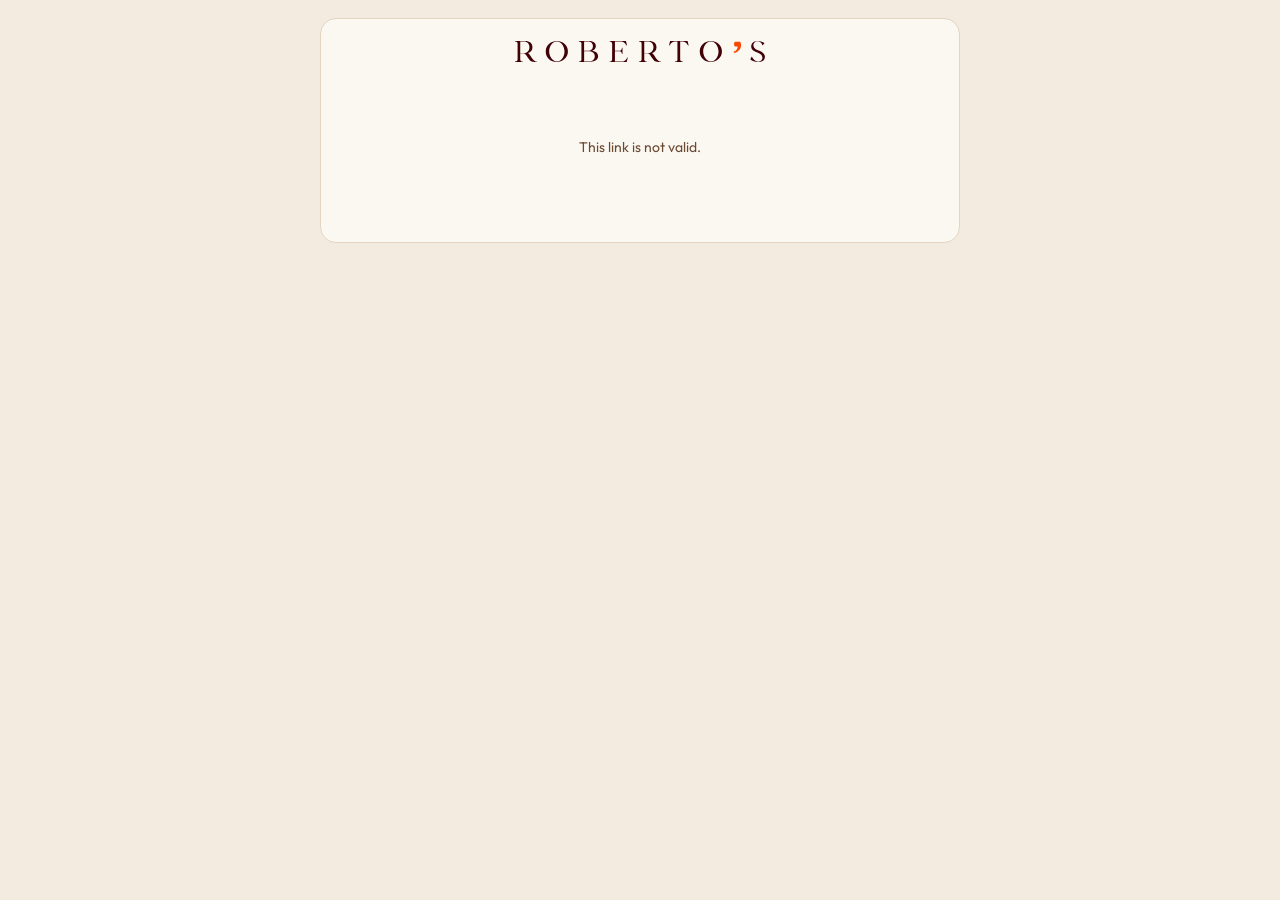
<file: client-agreement.html>
<!DOCTYPE html>
<html lang="en">
<head>
<meta charset="utf-8">
<meta name="viewport" content="width=device-width, initial-scale=1">
<meta name="robots" content="noindex">
<title>Roberto's — Your Event Agreement</title>
<link rel="stylesheet" href="client-brand.css">
<style>
  body{margin:0;background:var(--page);font-family:var(--font-body);color:var(--ink)}
  .wrap{max-width:640px;margin:0 auto;padding:18px 14px 40px}
  .card{background:var(--paper);border:1px solid var(--line-soft);border-radius:16px;overflow:hidden;padding-bottom:26px}
  /* The room, behind a wine wash, with the occasion on top of it. Same device
     as the Kitchen Recipes screens; the wash is what makes cream lettering
     readable over a daylight photograph, not decoration. */
  .room{position:relative;background:#cdbba6;padding:32px 24px 36px;text-align:center;
        background-image:url(venue-chandelier.jpg);background-size:cover;background-position:center}
  .room::after{content:"";position:absolute;inset:0;pointer-events:none;
    background:linear-gradient(180deg,rgba(43,1,4,.60) 0,rgba(43,1,4,.44) 55px,
      rgba(43,1,4,.36) 62%,rgba(43,1,4,.56) 100%)}
  .room>*{position:relative;z-index:1}
  .room-eyebrow{font-size:10px;letter-spacing:3px;text-transform:uppercase;color:#F2D3B8;
    font-family:var(--font-body)}
  .room-lede{font-family:var(--font-display);font-size:26px;color:#FBF3E9;margin-top:7px}
  /* #F0E2D6 measured 3.06:1 over this room; the softer #E6D3C6 gave 2.68, under
     the 2.82 the approved Cortina screen gives its sub-line. */
  .room-stand{font-size:12.5px;color:#F0E2D6;margin-top:3px;font-family:var(--font-body)}
  /* Printed, the photograph is a toner cost and a worse read -- wine band only. */
  @media print{.room{background-image:none;background:var(--vino)}.room::after{display:none}}
  .brand{text-align:center;padding:22px 20px 16px}
  .brand img{display:block;width:min(250px,64%);height:auto;margin:0 auto}
  .rule{width:70px;height:1px;background:var(--gold);margin:10px auto}
  .h2{font-size:15px;letter-spacing:2px;color:var(--olive);text-align:center;font-weight:normal;text-transform:uppercase}
  .sub{font-size:13px;color:var(--ink-soft);text-align:center;margin-top:4px}
  .sect{border-top:1px solid var(--line-soft);margin:18px 22px 0;padding-top:14px}
  .sect-h{font-size:12px;letter-spacing:.14em;text-transform:uppercase;color:var(--olive);margin-bottom:6px}
  .cath{font-size:11px;letter-spacing:.16em;text-transform:uppercase;color:var(--olive);margin:12px 0 2px;text-align:center;font-family:var(--font-body)}
  .dish{text-align:center;font-size:13.5px;margin:7px 0}
  .dish .cd{font-size:10.5px;color:var(--ink-faint)}
  .dish .ds{font-size:12px;color:var(--ink-soft)}
  .facts td{padding:5px 8px;border:1px solid var(--line-soft);font-size:12.5px}
  .facts td.l{width:38%;color:var(--ink-faint);font-size:10px;text-transform:uppercase;letter-spacing:1px;font-family:var(--font-body)}
  .facts{width:100%;border-collapse:collapse}
  .total{background:var(--page);border-radius:10px;padding:14px;text-align:center;margin-top:14px}
  .total b{font-size:17px;color:var(--vino)}
  .total .d{font-size:11.5px;color:var(--ink-soft);margin-top:3px}
  .fld{width:100%;box-sizing:border-box;border:1px solid var(--line);border-radius:8px;background:#fff;padding:10px 11px;font-family:var(--font-body);font-size:13px;margin-bottom:9px}
  .btn{width:100%;background:var(--vino);color:var(--sabbia);border:none;border-radius:9px;padding:14px;font-size:14px;font-family:var(--font-display);letter-spacing:1px;cursor:pointer;margin-top:6px}
  .btn:disabled{opacity:.5}
  .tick{display:flex;gap:10px;align-items:flex-start;font-size:12.5px;color:var(--ink);margin:6px 0 10px;cursor:pointer;font-family:var(--font-body)}
  .tick input{width:17px;height:17px;accent-color:var(--vino);flex-shrink:0;margin-top:1px}
  .ft{text-align:center;font-size:10.5px;color:var(--ink-faint);margin:16px 22px 0;line-height:1.7;font-family:var(--font-body)}
  .msg{text-align:center;padding:60px 24px;font-size:14px;color:var(--ink-mid)}
  .ok{background:var(--ok-bg);color:var(--ok);border-radius:10px;padding:14px;text-align:center;font-size:13.5px;margin-top:10px}
  .err{color:var(--err);font-size:12.5px;margin-top:8px;text-align:center;font-family:var(--font-body)}
  .nm,.dish,.sect-h,.cath,.h2,.total,.sub{font-family:var(--font-display)}
</style>
</head>
<body>
<div class="wrap"><div class="card" id="card">
  <div class="msg">Loading your agreement…</div>
</div></div>
<script>
var FN_BASE = 'https://paoaivwtkzujmrgrfjuq.supabase.co/functions/v1/event-agreement';
var token = new URLSearchParams(location.search).get('t') || '';
var state = null;

function esc(s){ return String(s==null?'':s).replace(/&/g,'&amp;').replace(/</g,'&lt;').replace(/>/g,'&gt;'); }
function money(n){ var v=Number(n); return isNaN(v)?'—':Math.round(v).toLocaleString('en-US'); }
function dLabel(ds){ if(!ds) return '—'; var d=new Date(String(ds).slice(0,10)+'T12:00:00'); return d.toLocaleDateString('en-GB',{weekday:'long',day:'numeric',month:'long',year:'numeric'}); }
function el(id){ return document.getElementById(id); }
function fail(msg){ el('card').innerHTML = '<div class="brand"><img src="robertos-logo-wordmark.svg" alt="Roberto’s"></div><div class="msg">'+esc(msg)+'</div>'; }

async function load(){
  if(!token) return fail('This link is not valid.');
  try{
    var r = await fetch(FN_BASE + '?t=' + encodeURIComponent(token));
    var data = await r.json();
    if(!r.ok || data.error) return fail(data.error || 'This link is no longer available.');
    state = data;
    render(data);
  }catch(e){ fail('Could not load your agreement — please check your connection and reopen the link.'); }
}

function render(data){
  var ev = data.event || {};
  // Already signed? Show the frozen document they signed, not a live re-render.
  // Everything below rebuilds from the event's CURRENT values, so an edit on the
  // events desk after signing would silently change what sits under the client's
  // signature. signed_doc is the snapshot taken at the moment of signing.
  //
  // It is a COMPLETE html document (built for the emailed copy), so it goes in an
  // iframe — innerHTML would drop <body> and lose all of its styling.
  if(data.signed_doc){
    var fr = document.createElement('iframe');
    fr.setAttribute('title', 'Your signed agreement');
    fr.style.cssText = 'width:100%;border:0;display:block;min-height:60vh';
    fr.srcdoc = data.signed_doc;
    fr.onload = function(){
      try{
        var d = fr.contentDocument;
        if(d && d.body) fr.style.height = (d.body.scrollHeight + 24) + 'px';
      }catch(e){ /* keep min-height if the frame is not readable */ }
    };
    var card = el('card');
    card.innerHTML = '';
    card.appendChild(fr);
    return;
  }
  // The room, then the wordmark, then the agreement. The occasion sits on the
  // photograph in cream; the wordmark stays on paper because the official
  // artwork is wine and only reads on a light ground.
  var h = '<div class="room">'+
      '<div class="room-eyebrow">Roberto’s DIFC · Private events</div>'+
      '<div class="room-lede">'+esc(dLabel(ev.event_date))+'</div>'+
      '<div class="room-stand">'+(ev.client_name?esc(ev.client_name)+(ev.area?' · ':''):'')+(ev.area?esc(ev.area):'')+'</div>'+
    '</div>'+
    '<div class="brand"><img src="robertos-logo-wordmark.svg" alt="Roberto’s"></div><div class="rule"></div>'+
    // The date, the client and the area are on the band above -- printing them
    // again here would be the same three facts twice on one screen.
    '<div class="h2">Your Event Proposal &amp; Agreement</div>';

  // booking facts
  function row(l,v){ if(v==null||v===''||v==='—') return ''; return '<tr><td class="l">'+l+'</td><td>'+v+'</td></tr>'; }
  h += '<div class="sect"><div class="sect-h">Your reservation</div><table class="facts">'+
    row('Event type', esc(ev.event_type))+
    row('Date', esc(dLabel(ev.event_date)))+
    row('Timing', esc([ev.time_from, ev.time_to].filter(Boolean).join(' – ')))+
    row('Area', esc(ev.area))+
    // One explained guests line, not two bare numbers. Valentina, 17 Jul 2026:
    // "minimum 25, expecting 30" used to print "Guests reserved for 30" and
    // "Minimum guaranteed guests 25" side by side, unexplained, so the client saw
    // two different numbers for one booking. Now the expected count is the headline
    // and the minimum is named as the floor it is.
    (function(){
      var g = ev.guests, gm = ev.guests_min;
      if(gm!=null && gm!=='' && Number(gm) && Number(g) && Number(gm) < Number(g))
        return row('Guests', esc(g)+' expected <span class="ds">— billed for a minimum of '+esc(gm)+' guests even if fewer attend</span>');
      return row('Guests reserved for', esc(g));
    })()+
    '</table></div>';

  // menu — a set-menu booking carries its food in set_menu, not in event_items, so
  // this used to print the heading "The food — <menu name>" with nothing under it.
  var groups = [['Cold','Cold'],['Hot','Hot'],['Dessert','Dolci']];
  // The letters after a dish are only useful with the key on the same page.
  var ALG_KEY = 'The letters after each dish are allergens: A alcohol · D dairy · E egg · G gluten · H homemade · N nuts · R raw · S shellfish · V vegetarian.';
  var menu = data.menu||[];
  var sm = data.setMenu;
  if(sm && (sm.courses||[]).length){
    h += '<div class="sect"><div class="sect-h">The food'+(sm.name?' — '+esc(sm.name):'')+'</div>';
    (sm.courses||[]).forEach(function(c){
      var list = c.items || c.options || [];
      if(!list.length) return;
      h += '<div class="cath">'+esc(c.name||'')+(c.choose?' — choose '+c.choose:'')+'</div>';
      list.forEach(function(nm){
        var d = (c.desc||{})[nm] || '';
        var a = (c.allg||{})[nm] || [];
        h += '<div class="dish">'+esc(nm)+(a.length?' <span class="cd">('+a.map(esc).join(')(')+')</span>':'')+
          (d?'<br><span class="ds">'+esc(d)+'</span>':'')+'</div>';
      });
    });
    if(/class="cd"/.test(h)) h += '<div class="dish" style="margin-top:10px"><span class="cd">'+ALG_KEY+'</span></div>';
    h += '</div>';
  } else if(menu.length || ev.package_label){
    h += '<div class="sect"><div class="sect-h">The food'+(ev.package_label?' — '+esc(ev.package_label):'')+'</div>';
    groups.forEach(function(g){
      var list = menu.filter(function(d){ return d.serve===g[0]; });
      if(!list.length) return;
      h += '<div class="cath">'+g[1]+'</div>';
      list.forEach(function(d){
        h += '<div class="dish">'+esc(d.name)+((d.allergens||[]).length?' <span class="cd">('+(d.allergens||[]).join(')(')+')</span>':'')+
          (d.description?'<br><span class="ds">'+esc(d.description)+'</span>':'')+'</div>';
      });
    });
    if(/class="cd"/.test(h)) h += '<div class="dish" style="margin-top:10px"><span class="cd">'+ALG_KEY+'</span></div>';
    h += '</div>';
  }

  // beverage
  if(data.bev){
    h += '<div class="sect"><div class="sect-h">The beverages</div>'+
      '<div class="dish">'+esc(data.bev.name)+(data.bev.duration_hours?' — '+data.bev.duration_hours+' hours':'')+(data.bev.for_label||'')+
      (data.bev.includes?'<br><span class="ds">'+esc(data.bev.includes)+'</span>':'')+'</div></div>';
  } else if(ev.bev_mode==='dry'){
    h += '<div class="sect"><div class="sect-h">The beverages</div>'+
      '<div class="dish">A dry event — no alcohol will be served<br><span class="ds">Soft drinks and water throughout</span></div></div>';
  }
  if(data.bev && data.bev.rest_guests){
    h += '<div class="sect"><div class="dish"><span class="ds">The other '+data.bev.rest_guests+' guests order à la carte — no beverage package</span></div></div>';
  }
  if(data.bev && data.bev2){
    h += '<div class="sect">'+
      '<div class="dish">'+esc(data.bev2.name)+(data.bev2.duration_hours?' — '+data.bev2.duration_hours+' hours':'')+(data.bev2.for_label||'')+
      (data.bev2.includes?'<br><span class="ds">'+esc(data.bev2.includes)+'</span>':'')+'</div></div>';
  }

  // the one figure
  if(data.quoted!=null){
    // Name only what's actually on the event — a beverage-only booking has no food.
    var hasFoodDoc = (data.menu && data.menu.length) || (sm && (sm.courses||[]).length) || ev.package_label;
    var incl = hasFoodDoc ? (data.bev ? (data.bev2 ? 'food and beverage packages' : 'food and beverage package') : 'food') : (data.bev ? (data.bev2 ? 'beverage packages' : 'beverage package') : 'everything');
    h += '<div class="sect"><div class="total"><b>'+
      (data.pricing_type==='min_spend' ? 'Minimum spend — AED '+money(data.quoted) : (ev.guests?ev.guests+' guests · ':'')+'AED '+money(data.quoted))+
      '</b><div class="d">'+(data.fee
        ? 'Service charge and VAT included — '+incl+'<br>plus 7% DIFC Authority Fee AED '+money(data.fee)+' — <b>total AED '+money(data.payable)+'</b>'
        : 'Everything included — '+incl+', inclusive of all taxes and service')+
      (data.deposit_pct>0?'<br>Deposit to confirm: '+data.deposit_pct+'% — AED '+money(data.deposit):'')+'</div></div></div>';
  }

  // terms (server-rendered — the same HTML is frozen when you sign)
  h += '<div class="sect"><div class="sect-h">Terms &amp; conditions</div>'+(data.termsHtml||'')+'</div>';

  // sign block
  if(data.signed){
    h += '<div class="sect"><div class="ok">Signed by '+esc(data.signed.name)+(data.signed.designation?' — '+esc(data.signed.designation):'')+
      ' on '+esc(String(data.signed.at).slice(0,10))+'.<br>A copy has been emailed to you. A presto!</div></div>';
  } else {
    h += '<div class="sect"><div class="sect-h">Sign the agreement</div>'+
      '<input class="fld" id="sg-name" placeholder="Your full name" autocomplete="name">'+
      '<input class="fld" id="sg-desig" placeholder="Your role (host, PA, organiser…) — optional">'+
      '<label class="tick"><input type="checkbox" id="sg-tick"> I have read and understood the General Terms &amp; Conditions of Special Event Reservations at Roberto’s, and I agree to them on behalf of the Client.</label>'+
      '<button class="btn" id="sg-btn" onclick="sign()">Sign &amp; confirm</button>'+
      '<div class="err" id="sg-err"></div></div>';
  }

  h += '<div class="ft">Roberto’s Club LTD · Gate Village No. 1, DIFC, Dubai<br>'+esc(data.price_note||'All prices are in AED and inclusive of 5% VAT, 7% DIFC authority fee and 10% service charge.')+'<br>D - Dairy | E - Egg | G - Gluten | H - Homemade | N - Nuts | R - Raw | S - Shellfish | V - Vegetarian</div>';
  el('card').innerHTML = h;
}

async function sign(){
  var name = (el('sg-name').value||'').trim();
  var err = el('sg-err');
  err.textContent = '';
  if(name.length < 3){ err.textContent = 'Please type your full name to sign.'; return; }
  if(!el('sg-tick').checked){ err.textContent = 'Please tick that you have read and agree to the terms.'; return; }
  var btn = el('sg-btn'); btn.disabled = true; btn.textContent = 'Signing…';
  try{
    var r = await fetch(FN_BASE, { method:'POST', headers:{'Content-Type':'application/json'},
      body: JSON.stringify({ t: token, action:'sign', name:name, designation:(el('sg-desig').value||'').trim() }) });
    var data = await r.json();
    if(!r.ok || data.error) throw new Error(data.error || 'Could not sign — please try again.');
    state.signed = data.signed;
    // Switch to the frozen document the moment they sign, so what they read back is
    // the same bytes we stored — never a live re-render.
    if(data.signed_doc) state.signed_doc = data.signed_doc;
    render(state);
    window.scrollTo(0, document.body.scrollHeight);
  }catch(e){
    btn.disabled = false; btn.textContent = 'Sign & confirm';
    err.textContent = String(e.message||e);
  }
}

load();
</script>
</body>
</html>
</file>
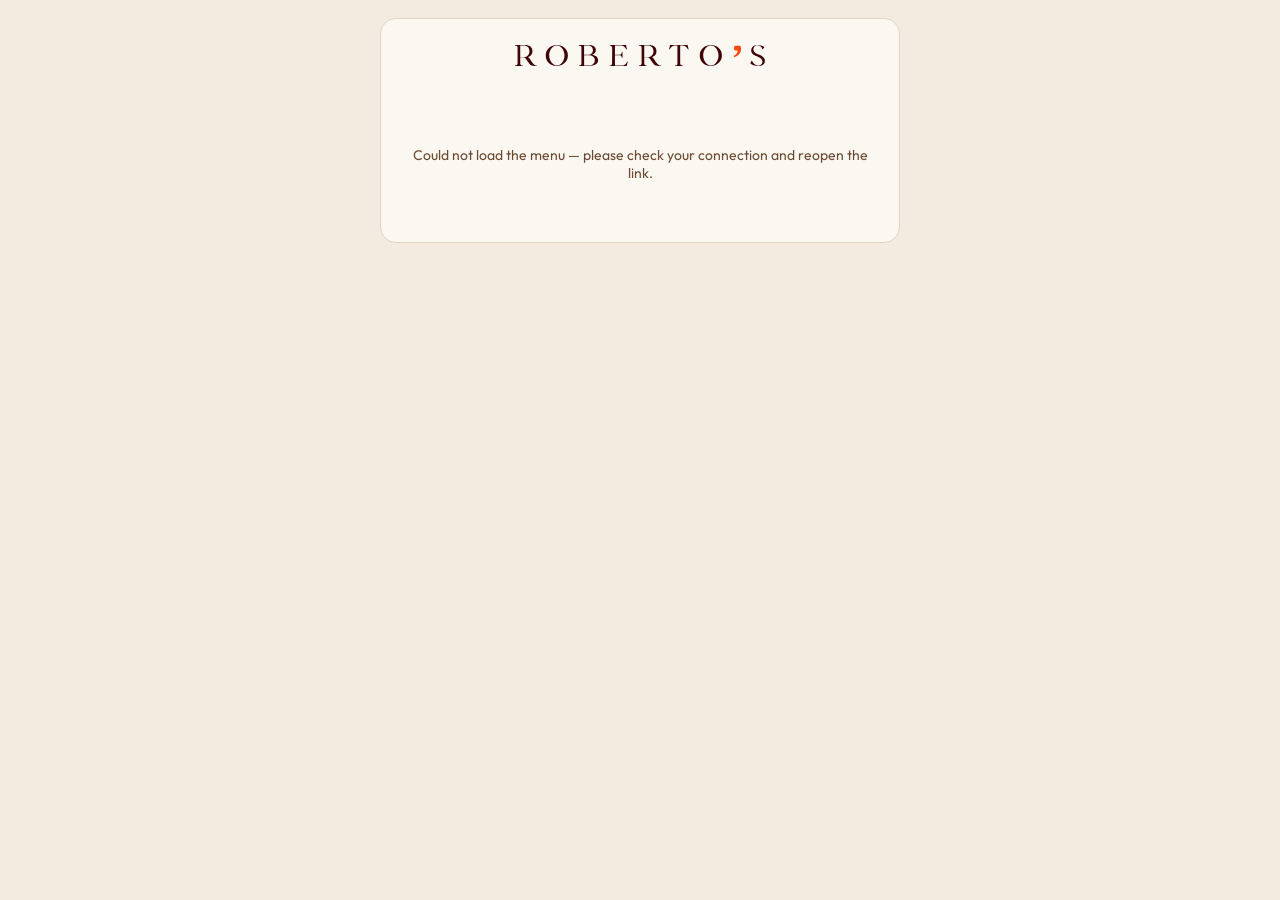
<file: client-event.html>
<!DOCTYPE html>
<html lang="en">
<head>
<meta charset="utf-8">
<meta name="viewport" content="width=device-width, initial-scale=1">
<meta name="robots" content="noindex">
<title>Roberto's — Canapé selection</title>
<link rel="stylesheet" href="client-brand.css">
<style>
  body{margin:0;background:var(--page);font-family:var(--font-body);color:var(--ink)}
  .wrap{max-width:520px;margin:0 auto;padding:18px 14px 40px}
  .card{background:var(--paper);border:1px solid var(--line-soft);border-radius:16px;overflow:hidden}
  .brand{text-align:center;padding:26px 20px 20px}
  .brand img{display:block;width:min(250px,64%);height:auto;margin:0 auto}
  .sub{font-size:14px;color:var(--ink-soft);text-align:center}
  .sub2{font-size:12px;color:var(--ink-faint);text-align:center;margin-top:3px;font-family:var(--font-body)}
  .sect{border-top:1px solid var(--line-soft);margin:16px 22px 0;padding-top:13px}
  .sect-h{display:flex;justify-content:space-between;align-items:baseline;margin-bottom:6px}
  .sect-h b{font-size:15px;color:var(--vino);font-weight:normal}
  .cnt{font-size:11px;color:var(--ink-faint);font-family:var(--font-body)}
  .cath{font-size:11px;letter-spacing:.16em;text-transform:uppercase;color:var(--olive);margin:10px 0 2px;font-family:var(--font-body)}
  .dish{display:flex;gap:11px;align-items:flex-start;padding:8px 0;cursor:pointer}
  .box{width:17px;height:17px;border-radius:4px;border:1px solid var(--line);background:var(--paper);flex-shrink:0;margin-top:2px;display:flex;align-items:center;justify-content:center;transition:background .15s}
  .dish.on .box{background:var(--vino);border-color:var(--vino)}
  .box svg{width:11px;height:11px;stroke:var(--sabbia);stroke-width:3;fill:none;opacity:0}
  .dish.on .box svg{opacity:1}
  .nm{font-size:13.5px}.nm .cd{font-size:10.5px;color:var(--ink-faint)}
  .ds{font-size:12px;color:var(--ink-soft)}
  .note{margin:18px 22px 0}
  .note textarea{width:100%;box-sizing:border-box;border:1px solid var(--line);border-radius:8px;background:#fff;padding:9px 10px;font-family:var(--font-body);font-size:13px;min-height:64px;resize:vertical}
  .fld{width:100%;box-sizing:border-box;border:1px solid var(--line);border-radius:8px;background:#fff;padding:9px 10px;font-family:var(--font-body);font-size:13px;margin-bottom:8px}
  .btnrow{padding:20px 22px 26px}
  .btn{width:100%;background:var(--vino);color:var(--sabbia);border:none;border-radius:9px;padding:14px;font-size:14px;font-family:var(--font-display);letter-spacing:1px;cursor:pointer}
  .btn:disabled{opacity:.55}
  .ft{text-align:center;font-size:10.5px;color:var(--ink-faint);margin-top:12px;line-height:1.7;font-family:var(--font-body)}
  .msg{text-align:center;padding:60px 24px;font-size:14px;color:var(--ink-mid)}
  .gbox{margin:16px 22px 0;background:var(--page);border-radius:10px;padding:12px 14px}
  .pr{font-size:11px;color:var(--vino);font-family:var(--font-body);text-align:right;flex-shrink:0;margin-left:8px;line-height:1.3}
  .qbox{flex-shrink:0;margin-left:8px;text-align:center}
  .qin{width:58px;border:1px solid var(--line);border-radius:7px;background:#fff;padding:6px 4px;font-family:var(--font-body);font-size:13px;text-align:center}
  body.nogc .sect{opacity:.4}
  .flash{position:fixed;left:50%;top:14px;transform:translateX(-50%);z-index:50;max-width:460px;width:calc(100% - 28px);background:var(--vino);color:var(--page);border-radius:10px;padding:11px 14px;font-family:var(--font-body);font-size:13px;box-shadow:0 6px 22px rgba(44,24,16,.3);text-align:center}
  .smallnote{margin:8px 22px 0;font-size:12px;color:var(--ink-soft);font-family:var(--font-body);line-height:1.5}
  .smallnote a{color:var(--vino)}
  .nm,.dish,.sect-h,.cath,.h2,.total,.sub{font-family:var(--font-display)}
</style>
</head>
<body>
<div class="wrap"><div class="card" id="card">
  <div class="msg">Loading your menu…</div>
</div></div>
<script>
var FN_BASE = 'https://paoaivwtkzujmrgrfjuq.supabase.co/functions/v1/event-client-menu';
var token = new URLSearchParams(location.search).get('t') || '';
var picked = {};
var guestCount = 0;
var dishById = {};
var qty = {};
function defaultQty(d){ return Math.max(guestCount||0, Number(d.min_order)||10); }
// A couple of dishes carry a real kitchen minimum well above the usual 10 — Caprese
// skewer is 70, Pizza Margherita 40. On a small booking that is far more than one
// per guest, and the page used to fill the number in silently and then refuse to
// send if the guest reduced it. Say it up front, with the money, before they tick.
function bigMin(d){
  var m = Number(d.min_order) || 10;
  return (guestCount && m > guestCount) ? m : 0;
}
function bigMinNote(d){
  var m = bigMin(d);
  if(!m) return '';
  var cost = (Number(d.sell_price) || 0) * m;
  return 'Minimum ' + m + ' pieces' + (cost ? ' — about AED ' + Math.round(cost).toLocaleString('en-US') : '') +
         '. That is more than one per guest for your ' + guestCount + '.';
}
// Called whenever the guest count changes, because the dish list is rendered once
// at load — before they have told us how many they are.
function refreshMinNotes(){
  Object.keys(dishById).forEach(function(id){
    var el = document.getElementById('mn-' + id);
    if(!el) return;
    var note = bigMinNote(dishById[id]);
    el.textContent = note;
    el.style.display = note ? '' : 'none';
  });
}
function allowedDishes(g){ return g>=30 ? 15 : (g>=20 ? 8 : (g>=15 ? 5 : 0)); }
function pickedCount(){ return Object.keys(picked).filter(function(k){ return picked[k]; }).length; }

var CONTACT_EMAIL = 'reservations@robertos.ae';
function esc(s){ return String(s==null?'':s).replace(/&/g,'&amp;').replace(/</g,'&lt;').replace(/>/g,'&gt;'); }
function el(id){ return document.getElementById(id); }
var flashTimer = null;
// A branded in-page message instead of a native alert() — keeps the page elegant.
function flash(msg){
  var f = el('cl-flash');
  if(!f){ f = document.createElement('div'); f.id='cl-flash'; f.className='flash'; document.body.appendChild(f); }
  f.textContent = msg;
  f.style.display = 'block';
  if(flashTimer) clearTimeout(flashTimer);
  flashTimer = setTimeout(function(){ f.style.display='none'; }, 3800);
}
function focusGuests(){ var g = el('cl-gcount'); if(g){ g.focus(); g.scrollIntoView({behavior:'smooth', block:'center'}); } }

function fail(msg){
  el('card').innerHTML = '<div class="brand"><img src="robertos-logo-wordmark.svg" alt="Roberto’s"></div><div class="msg">'+esc(msg)+'</div>';
}

async function load(){
  try{
    var r = await fetch(FN_BASE + (token ? '?t=' + encodeURIComponent(token) : ''));
    var data = await r.json();
    if(!r.ok || data.error) return fail(data.error || 'This link is no longer available.');
    render(data);
  }catch(e){ fail('Could not load the menu — please check your connection and reopen the link.'); }
}

var feeEventDate = '', feeIncluded = false;
function render(data){
  var ev = data.event || {};
  (data.dishes||[]).forEach(function(d){ dishById[d.id] = d; });
  (data.preselected||[]).forEach(function(id){ picked[id] = true; });
  if(data.selection && data.selection.dish_ids) (data.selection.dish_ids).forEach(function(id){ picked[id] = true; });
  var groups = [['Cold','Cold canapés'],['Hot','Hot canapés'],['Dessert','Dolci']];
  feeEventDate = ev.event_date ? String(ev.event_date).slice(0,10) : '';
  feeIncluded = ev.fee_included === true;   // all-inclusive terms agreed with this client
  var dt = ev.event_date ? new Date(ev.event_date+'T12:00:00').toLocaleDateString('en-GB',{weekday:'long',day:'numeric',month:'long'}) : '';
  var open = data.mode==='open';
  var h = '<div class="brand"><img src="robertos-logo-wordmark.svg" alt="Roberto’s"></div>'+
    '<div class="sub">'+(open?'Our canapé selection — pick your favourites':'Canapé selection for your event')+'</div>'+
    (open ? '<div class="sub2">Tick what you like and send it to us — our events team will take care of the rest.</div>'
          : '<div class="sub2">'+esc([ev.client_name||ev.company, dt, ev.area].filter(Boolean).join(' · '))+(ev.guests?' · '+ev.guests+' guests':'')+'</div>');
  if(!open && ev.guests) guestCount = Number(ev.guests)||0;
  h += '<div class="gbox"><div style="font-size:12px;color:var(--ink-soft);margin-bottom:5px">How many guests will you be? <span style="color:var(--ink-faint)">(canapé events start from 15)</span></div>'+
    '<input class="fld" id="cl-gcount" type="number" min="15" placeholder="Number of guests" value="'+(guestCount||'')+'" oninput="onGuests(this.value)" style="margin-bottom:4px">'+
    '<div id="cl-allow" style="font-size:12.5px;color:var(--vino);font-family:var(--font-body);min-height:17px"></div>'+
    '<div id="cl-total" style="font-size:12.5px;color:var(--vino);font-family:var(--font-body);margin-top:4px"></div></div>';
  h += '<div class="smallnote" style="font-size:11px;color:var(--ink-faint)">The letters after each dish are allergens: A alcohol · D dairy · E egg · G gluten · H homemade · N nuts · R raw · S shellfish · V vegetarian.</div>';
  var catOrder = ['Vegetarian','Fish','Beef','Chicken','Dessert'];
  groups.forEach(function(g){
    var list = (data.dishes||[]).filter(function(d){ return d.serve===g[0]; });
    if(!list.length) return;
    list.sort(function(a,b){ return catOrder.indexOf(a.category)-catOrder.indexOf(b.category); });
    var lastCat = null;
    h += '<div class="sect"><div class="sect-h"><b>'+g[1]+'</b><span class="cnt" id="cnt-'+g[0]+'"></span></div>'+
      list.map(function(d){
        var catHead = (g[0]!=='Dessert' && d.category!==lastCat) ? '<div class="cath">'+esc(d.category)+'</div>' : '';
        lastCat = d.category;
        return catHead + (function(){
        return '<div class="dish'+(picked[d.id]?' on':'')+'" data-id="'+d.id+'" data-g="'+g[0]+'" onclick="toggle(this)">'+
          '<span class="box"><svg viewBox="0 0 24 24"><path d="M4 12l5 5L20 7"/></svg></span>'+
          '<span style="flex:1"><span class="nm">'+esc(d.name)+((d.allergens||[]).length?' <span class="cd">('+(d.allergens||[]).join(')(')+')</span>':'')+'</span>'+
          (d.description?'<br><span class="ds">'+esc(d.description)+'</span>':'')+
          // Always rendered, filled in by refreshMinNotes(). The list is built
          // before the guest types their count, so this cannot be decided here.
          '<br><span class="ds" id="mn-'+d.id+'" style="color:#8A6400;display:none"></span></span>'+
          (d.sell_price!=null?'<span class="pr">AED '+Math.round(Number(d.sell_price))+' <span style="font-size:9px">each</span><br><span style="font-size:9px;color:var(--ink-faint)">min '+(d.min_order||10)+' pieces</span></span>':'')+
          (picked[d.id]?'<span class="qbox" onclick="event.stopPropagation()"><input type="number" class="qin" id="q-'+d.id+'" min="'+(d.min_order||10)+'" value="'+(qty[d.id]||defaultQty(d))+'" oninput="setQty(\''+d.id+'\',this.value)"><br><span style="font-size:9px;color:var(--ink-faint)">pieces</span></span>':'')+'</div>';
        })();
      }).join('')+'</div>';
  });
  if(open){
    h += '<div class="note"><div style="font-size:12px;color:var(--ink-soft);margin-bottom:5px">So we can come back to you</div>'+
      '<input class="fld" id="cl-name" placeholder="Your name" maxlength="120">'+
      '<div style="display:flex;gap:8px"><input class="fld" id="cl-phone" placeholder="Phone" maxlength="40" style="flex:1">'+
      '<input class="fld" id="cl-email" placeholder="Email" maxlength="120" style="flex:1.4"></div>'+
      '<div style="font-size:12px;color:var(--ink-soft);margin:2px 0 5px">When is your event?</div>'+
      '<div style="display:flex;gap:8px"><input class="fld" id="cl-date" type="date" style="flex:1.2">'+
      '<input class="fld" id="cl-time" type="time" title="Preferred start time" style="flex:1"></div>'+
      '<div style="font-size:10.5px;color:var(--ink-faint);margin-top:-2px">Canap\u00e9 receptions run up to 3 hours from your start time.</div></div>';
  }
  h += '<div class="note"><div style="font-size:12px;color:var(--ink-soft);margin-bottom:5px">Anything we should know? Allergies, favourites, the occasion…</div>'+
       '<textarea id="cl-note" maxlength="900">'+esc(data.selection&&data.selection.note||'')+'</textarea></div>';
  h += '<div class="btnrow"><button class="btn" id="cl-send" onclick="send()">Send selection to Roberto’s</button>'+
       '<div class="ft">Our events team will come back to you to confirm availability and final details.<br>'+
       (feeIncluded || (feeEventDate && feeEventDate < '2026-09-16') ? 'All prices are in AED and inclusive of 5% VAT, 7% DIFC Authority Fee and 10% Service Charge.<br>' : 'All prices are in AED and inclusive of 10% Service Charge and 5% VAT, subject to an additional 7% DIFC Authority Fee.<br>')+
       'A alcohol · D dairy · E egg · G gluten · H homemade · N nuts · R raw · S shellfish · V vegetarian</div></div>';
  el('card').innerHTML = h;
  document.body.classList.toggle('nogc', guestCount < 15);
  onGuests(String(guestCount||''));
}

function toggle(node){
  var id = node.getAttribute('data-id');
  if(!picked[id]){
    if(guestCount < 15){ flash('First, how many guests will you be? (minimum 15)'); focusGuests(); return; }
    var cap = allowedDishes(guestCount);
    if(pickedCount() >= cap){ flash('With '+guestCount+' guests you can pick up to '+cap+' different canapés — untick one first, or add more guests.'); return; }
  }
  picked[id] = !picked[id];
  node.classList.toggle('on', picked[id]);
  var d = dishById[id];
  if(picked[id]){
    if(!qty[id]) qty[id] = defaultQty(d);
    // The quantity box is about to say 70 on a 15-guest booking. Say why, now,
    // rather than letting them find out when the send is refused.
    if(bigMin(d)) flash(d.name + ' — ' + bigMinNote(d));
  }
  else delete qty[id];
  var qb = node.querySelector('.qbox');
  if(qb) qb.remove();
  if(picked[id] && d){
    node.insertAdjacentHTML('beforeend',
      '<span class="qbox" onclick="event.stopPropagation()"><input type="number" class="qin" id="q-'+id+'" min="'+(d.min_order||10)+'" value="'+qty[id]+'" oninput="setQty(\''+id+'\',this.value)"><br><span style="font-size:9px;color:var(--ink-faint)">pieces</span></span>');
  }
  counts();
}
function setQty(id, v){
  var d = dishById[id];
  var n = parseInt(v,10)||0;
  qty[id] = n;
  var inp = el('q-'+id);
  var low = n < (Number(d.min_order)||10);
  if(inp) inp.style.borderColor = low ? 'var(--err)' : 'var(--line)';
  counts();
}
function onGuests(v){
  guestCount = parseInt(v,10)||0;
  var al = el('cl-allow');
  var cap = allowedDishes(guestCount);
  if(al){
    if(!guestCount) al.innerHTML = '';
    else if(guestCount < 15) al.innerHTML = 'Canapé receptions start from 15 guests. For a more intimate gathering we’d still love to host you — email <a href="mailto:'+CONTACT_EMAIL+'" style="color:var(--vino)">'+CONTACT_EMAIL+'</a> and we’ll tailor something to you.';
    else al.textContent = 'Lovely — with '+guestCount+' guests you can pick up to '+cap+' different canapés.';
  }
  document.body.classList.toggle('nogc', guestCount < 15);
  var over = pickedCount() - cap;
  if(over > 0){
    Object.keys(picked).forEach(function(k){
      if(over > 0 && picked[k]){ picked[k] = false; over--; }
    });
    document.querySelectorAll('.dish.on').forEach(function(n){
      if(!picked[n.getAttribute('data-id')]) n.classList.remove('on');
    });
  }
  refreshMinNotes();   // the big-minimum lines only make sense once we know the count
  counts();
}
function counts(){
  ['Cold','Hot','Dessert'].forEach(function(g){
    var c = el('cnt-'+g); if(!c) return;
    var n = document.querySelectorAll('.dish.on[data-g="'+g+'"]').length;
    c.textContent = n ? n+' selected' : 'tap to choose';
  });
  var al = el('cl-allow');
  if(al && guestCount >= 15){
    var cap = allowedDishes(guestCount);
    al.textContent = pickedCount()+' of '+cap+' canapés picked — '+guestCount+' guests.';
  }
  var tl = el('cl-total');
  if(tl){
    var total = 0, any = false, lowMin = [];
    Object.keys(picked).forEach(function(k){
      if(!picked[k] || !dishById[k]) return;
      var d = dishById[k];
      var q = qty[k] || defaultQty(d);
      total += (Number(d.sell_price)||0) * q;
      if(q < (Number(d.min_order)||10)) lowMin.push(d.name);
      any = true;
    });
    if(any && guestCount >= 15){
      // From 16 Sep 2026 prices include 10% service and 5% VAT; the 7% DIFC fee is added.
      var fDate = (feeEventDate || (el('cl-date')||{}).value || '');
      var feeOn = !feeIncluded && (!fDate || fDate >= '2026-09-16');
      var withFee = feeOn ? Math.round(Math.round(total) * 1.225 / 1.155) : Math.round(total);
      tl.innerHTML = '<b>Estimated total: AED '+Math.round(total).toLocaleString('en-US')+'</b> · about AED '+Math.round(total/guestCount).toLocaleString('en-US')+' per guest'+
        (feeOn ? '<br><span style="font-size:11px">plus 7% DIFC Authority Fee — about AED '+withFee.toLocaleString('en-US')+' in total</span>' : '')+
        (lowMin.length?'<br><span style="font-size:10.5px;color:var(--err)">Please check quantities — below the minimum for: '+esc(lowMin.join(', '))+'</span>':'')+
        '<br><span style="font-size:10.5px;color:var(--ink-faint)">Adjust the pieces of each canapé as you like — we will confirm your final quote.</span>';
    } else tl.innerHTML = '';
  }
}
async function send(){
  var ids = Object.keys(picked).filter(function(k){ return picked[k]; });
  if(guestCount < 15){ flash('First, how many guests will you be? (minimum 15)'); focusGuests(); return; }
  if(!ids.length){ flash('Pick at least one canapé first.'); return; }
  var cap = allowedDishes(guestCount);
  if(ids.length > cap){ flash('With '+guestCount+' guests you can pick up to '+cap+' different canapés.'); return; }
  var lowMin = ids.filter(function(k){ var d=dishById[k]; return (qty[k]||defaultQty(d)) < (Number(d.min_order)||10); });
  if(lowMin.length){ flash('Please check quantities — below the minimum for: '+lowMin.map(function(k){ return dishById[k].name+' (min '+(dishById[k].min_order||10)+')'; }).join(', ')); return; }
  var quantities = {};
  ids.forEach(function(k){ quantities[k] = qty[k] || defaultQty(dishById[k]); });
  var payload = { dish_ids:ids, quantities:quantities, note:(el('cl-note')||{}).value||'', guests:guestCount };
  if(token){ payload.t = token; }
  else {
    payload.name = (el('cl-name')||{}).value||'';
    payload.phone = (el('cl-phone')||{}).value||'';
    payload.email = (el('cl-email')||{}).value||'';
    payload.event_date = (el('cl-date')||{}).value||'';
    payload.time_from = (el('cl-time')||{}).value||'';
    if(!payload.name.trim()){ flash('Please tell us your name.'); return; }
    if(!payload.phone.trim() && !payload.email.trim()){ flash('Please leave a phone number or email so we can reach you.'); return; }
    if(!payload.event_date){ flash('Please tell us the date of your event.'); return; }
    var todayISO = new Date().getFullYear()+'-'+String(new Date().getMonth()+1).padStart(2,'0')+'-'+String(new Date().getDate()).padStart(2,'0');
    if(payload.event_date < todayISO){ flash('Please pick a date in the future.'); return; }
  }
  var btn = el('cl-send'); btn.disabled = true; btn.textContent = 'Sending…';
  try{
    var r = await fetch(FN_BASE, { method:'POST', headers:{'Content-Type':'application/json'},
      body: JSON.stringify(payload) });
    var data = await r.json();
    if(!r.ok || data.error) throw new Error(data.error||'failed');
    el('card').innerHTML = '<div class="brand"><img src="robertos-logo-wordmark.svg" alt="Roberto’s"></div>'+
      '<div class="msg">Grazie! Your selection has been sent.<br><br>Our events team will be in touch shortly to confirm everything for your evening.</div>';
  }catch(e){
    btn.disabled = false; btn.textContent = 'Send selection to Roberto’s';
    flash('Could not send — please try again. '+(e.message||''));
  }
}
load();
</script>
</body>
</html>
</file>
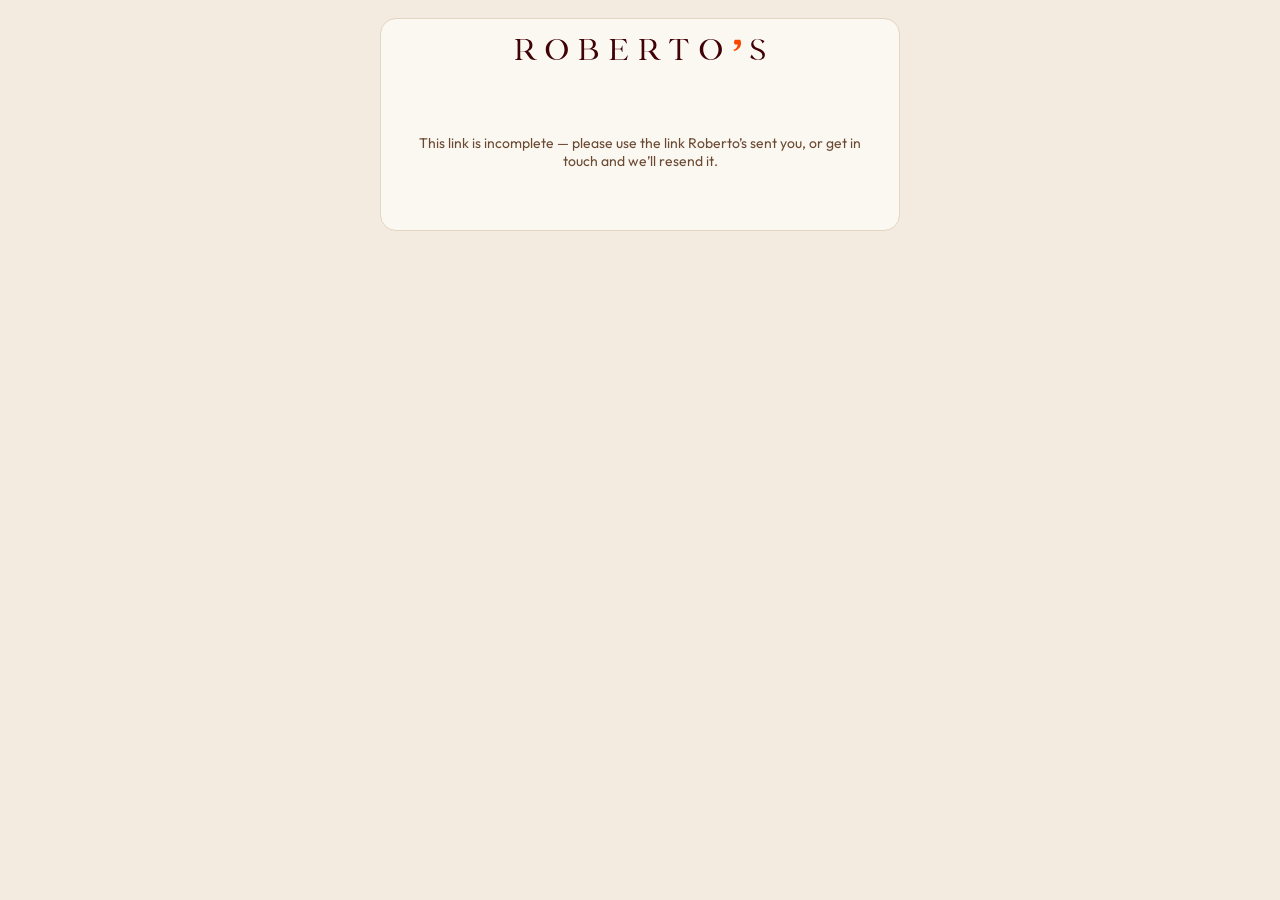
<file: client-menus.html>
<!DOCTYPE html>
<html lang="en">
<head>
<meta charset="utf-8">
<meta name="viewport" content="width=device-width, initial-scale=1">
<meta name="robots" content="noindex">
<title>Roberto's — Menus for your occasion</title>
<link rel="stylesheet" href="client-brand.css">
<style>
  body{margin:0;background:var(--page);font-family:var(--font-body);color:var(--ink)}
  .wrap{max-width:520px;margin:0 auto;padding:18px 14px 40px}
  .card{background:var(--paper);border:1px solid var(--line-soft);border-radius:16px;overflow:hidden}
  /* The room, behind a wine wash, with the title on top of it. Same device as
     the Kitchen Recipes screens. The wash is what makes cream lettering
     readable over a daylight photograph -- it is not decoration. */
  .room{position:relative;background:#cdbba6;padding:30px 22px 34px;text-align:center;
        background-image:url(venue-pergola.jpg);background-size:cover;background-position:center}
  .room::after{content:"";position:absolute;inset:0;pointer-events:none;
    background:linear-gradient(180deg,rgba(43,1,4,.60) 0,rgba(43,1,4,.44) 55px,
      rgba(43,1,4,.36) 62%,rgba(43,1,4,.56) 100%)}
  .room>*{position:relative;z-index:1}
  .room-eyebrow{font-size:10px;letter-spacing:3px;text-transform:uppercase;color:#F2D3B8;
    font-family:var(--font-body)}
  .room-lede{font-family:var(--font-display);font-size:23px;color:#FBF3E9;margin-top:7px}
  /* Printed, the photograph is a toner cost and a worse read -- wine band only. */
  @media print{.room{background-image:none;background:var(--vino)}.room::after{display:none}}
  .brand{text-align:center;padding:20px 20px 14px}
  .brand img{display:block;width:min(250px,64%);height:auto;margin:0 auto}
  .sub{font-size:14px;color:var(--ink-soft);text-align:center}
  .sub2{font-size:12px;color:var(--ink-faint);text-align:center;margin-top:3px;font-family:var(--font-body)}
  .sect{border-top:1px solid var(--line-soft);margin:18px 22px 0;padding-top:14px}
  .sect-t{text-align:center;font-size:11px;letter-spacing:3px;color:var(--warn);text-transform:uppercase;margin-bottom:10px;font-family:var(--font-body)}
  .item{padding:9px 0}
  .item + .item{border-top:1px solid var(--page)}
  .nm{font-size:14.5px;color:var(--vino)}
  .pr{font-size:12px;color:var(--ink-soft);font-family:var(--font-body);margin-top:2px}
  .ds{font-size:11.5px;color:var(--ink-soft);display:block;margin-top:4px;line-height:1.55}
  .open{display:inline-block;background:var(--vino);color:var(--sabbia);padding:8px 22px;border-radius:20px;text-decoration:none;font-size:12.5px;letter-spacing:1px;margin-top:9px}
  .btnrow{padding:20px 22px 26px}
  .ft{text-align:center;font-size:10.5px;color:var(--ink-faint);margin-top:12px;line-height:1.7;font-family:var(--font-body)}
  .msg{text-align:center;padding:60px 24px;font-size:14px;color:var(--ink-mid)}
  .nm,.dish,.sect-h,.cath,.h2,.total,.sub{font-family:var(--font-display)}
</style>
</head>
<body>
<div class="wrap"><div class="card" id="card">
  <div class="msg">Loading…</div>
</div></div>
<script>
var SUPA = 'https://paoaivwtkzujmrgrfjuq.supabase.co';
var KEY = 'eyJhbGciOiJIUzI1NiIsInR5cCI6IkpXVCJ9.eyJpc3MiOiJzdXBhYmFzZSIsInJlZiI6InBhb2Fpdnd0a3p1am1yZ3JmanVxIiwicm9sZSI6ImFub24iLCJpYXQiOjE3ODEwNzAxMzAsImV4cCI6MjA5NjY0NjEzMH0.VynG9PBeIaqRG2lkMEuzskkcB11EhR-UfO9eGYsaUxk';
var q = new URLSearchParams(location.search);
// Only well-formed keys/ids ever reach the query string of the API call — the
// guest's URL must never be able to steer the filter.
function clean(list, re){
  return (list||'').split(',').map(function(s){ return s.trim(); }).filter(function(s){ return s && re.test(s); });
}
var foodKeys = clean(q.get('food'), /^[a-z0-9-]{1,60}$/i);
var bevIds   = clean(q.get('bev'),  /^[0-9a-f-]{36}$/i);
// Canapé packages (event_packages), ticked beside the set menus so a reception
// with canapés and a beverage package arrives as ONE link, not three.
var packIds  = clean(q.get('pack'), /^[0-9a-f-]{36}$/i);
var who      = (q.get('n')||'').slice(0, 40).trim();
// Minimum-spend clients are sent the menu WITHOUT prices — the price lives in the
// proposal / contract, not on this page.
var noPrice  = q.get('np')==='1';
// À la carte dishes Valentina ticked, and the token their picks come back on.
// alc=all is the whole à la carte — one short link Valentina can copy and
// paste, instead of a URL carrying fifty-five ids.
var alcAll   = (q.get('alc')||'') === 'all';
var alcIds   = clean(q.get('alc'), /^[0-9a-f-]{36}$/i);
var pickTok  = (q.get('pick')||'').replace(/[^a-zA-Z0-9]/g,'').slice(0,64);
var picked   = {};

function esc(s){ return String(s==null?'':s).replace(/&/g,'&amp;').replace(/</g,'&lt;').replace(/>/g,'&gt;').replace(/"/g,'&quot;'); }
function el(id){ return document.getElementById(id); }
function money(n){ return (n==null||isNaN(n)) ? '' : Number(n).toLocaleString('en-US'); }
function fail(msg){ el('card').innerHTML = '<div class="brand"><img src="robertos-logo-wordmark.svg" alt="Roberto’s"></div><div class="msg">'+esc(msg)+'</div>'; }
function inList(a){ return 'in.(' + a.map(function(x){ return '"'+x+'"'; }).join(',') + ')'; }

function secLabel(x){
  var MINOR={e:1,di:1,del:1,della:1,la:1,le:1,il:1,al:1,alla:1,allo:1,con:1,da:1,dal:1,nostra:1,nostro:1,'in':1,a:1};
  return String(x||'').toLowerCase().split(/\s+/).map(function(w,i){
    if(i && MINOR[w]) return w;
    return w.replace(/^([a-zà-ÿ])/, function(m,c){ return c.toUpperCase(); });
  }).join(' ');
}
(function(){
  var st = document.createElement('style');
  st.textContent =
    '.qty button{width:30px;height:30px;border-radius:8px;border:1px solid var(--line);background:#fff;'+
      'color:var(--vino);font-size:17px;line-height:1;cursor:pointer;font-family:var(--font-body);'+
      '-webkit-tap-highlight-color:transparent;padding:0}'+
    '.qty button:disabled{opacity:.35;cursor:default}'+
    '.qty input{width:34px;height:30px;box-sizing:border-box;text-align:center;border:1px solid var(--line);'+
      // 16px or iOS zooms the whole page on focus and the guest loses their place.
      'border-radius:8px;background:#fff;color:var(--ink);font-family:var(--font-body);font-size:16px;padding:0}'+
    '.item-on{background:rgba(107,31,42,.045);border-radius:8px}';
  document.head.appendChild(st);
})();
function priceText(a){
  if(a.tiers && a.tiers.length) return a.tiers.map(function(t){ return t.size+' AED '+money(t.price); }).join(' · ');
  if(a.market_price) return 'Market price';
  if(a.price==null) return '';
  return 'AED '+money(a.price)+(a.unit==='per piece' ? ' per piece' : '');
}
// picked[id] is now a COUNT, not a boolean. A party of seventeen orders three
// branzino and two ribeye; a tick could only ever say "yes, that one", so the
// desk had to go back and ask how many every single time (Francesco, 2 Sep 2026).
// Zero means not wanted -- the key is deleted, so nothing downstream sees a 0.
function alcQty(id, delta, absolute){
  var cur = Number(picked[id]) || 0;
  var next = absolute != null ? Number(absolute) : cur + delta;
  if(!isFinite(next) || next < 0) next = 0;
  if(next > 99) next = 99;                      // a typo, not an order
  if(next) picked[id] = next; else delete picked[id];
  var box = document.querySelector('[data-alcqty="'+id+'"]');
  if(box) box.value = next ? String(next) : '';
  var row = document.querySelector('[data-alcrow="'+id+'"]');
  if(row) row.className = 'item' + (next ? ' item-on' : '');
  var minus = document.querySelector('[data-alcminus="'+id+'"]');
  if(minus) minus.disabled = !next;
  alcRecount();
}
function alcRecount(){
  var ids = Object.keys(picked);
  var dishes = ids.length;
  var plates = ids.reduce(function(n, k){ return n + (Number(picked[k])||0); }, 0);
  var btn = el('alc-send'), msg = el('alc-msg');
  if(btn) btn.disabled = !dishes;
  if(msg) msg.textContent = dishes
    ? (plates+' portion'+(plates>1?'s':'')+' across '+dishes+' dish'+(dishes>1?'es':'')+' — send them whenever you are ready.')
    : 'Choose how many of each dish you would like.';
}
// The picks go straight into event_menu_choices, which accepts an anonymous
// insert — no server of our own in the way. Valentina sees them in the app.
async function sendPicks(){
  var ids = Object.keys(picked);
  if(!ids.length) return;
  var btn = el('alc-send'), msg = el('alc-msg');
  if(btn){ btn.disabled = true; btn.textContent = 'Sending…'; }
  // Three shapes, on purpose. `items` carries the quantities and is what the desk
  // reads now; `dishes` stays a list of human strings ("3 x Branzino") so an older
  // reply and a newer one both read correctly in the app, on the card and in the
  // email, with no migration and nothing to backfill.
  var chosen = (window.__alc||[]).filter(function(a){ return picked[a.id]; });
  var items  = chosen.map(function(a){ return { id:a.id, name:a.name, qty:Number(picked[a.id])||1 }; });
  var names  = items.map(function(i){ return (i.qty>1 ? i.qty+' × ' : '')+i.name; });
  try{
    var r = await fetch(SUPA+'/rest/v1/event_menu_choices', {
      method:'POST',
      headers:{ apikey:KEY, Authorization:'Bearer '+KEY, 'Content-Type':'application/json', Prefer:'return=minimal' },
      body: JSON.stringify({
        token: pickTok || 'alc-no-token',
        menu_key: 'alacarte',
        choices: { alacarte_ids: ids, dishes: names, items: items,
                   portions: items.reduce(function(n,i){ return n+i.qty; }, 0),
                   guest: ((el('alc-who')&&el('alc-who').value.slice(0,60).trim()) || who || null) },
        note: (el('alc-note')&&el('alc-note').value.slice(0,900)) || null
      })
    });
    if(!r.ok) throw new Error(r.status);
    if(btn) btn.style.display='none';
    if(msg){ msg.style.color='var(--ok)'; msg.innerHTML='Grazie! Your choices are with us.<br>Our events team will come back to you shortly.'; }
  }catch(e){
    if(btn){ btn.disabled=false; btn.textContent='Send my choices to Roberto’s'; }
    if(msg){ msg.style.color='var(--err)'; msg.textContent='That did not send — please try once more, or simply reply to our last email.'; }
  }
}

async function get(path){
  var r = await fetch(SUPA+'/rest/v1/'+path, { headers:{ apikey:KEY, Authorization:'Bearer '+KEY } });
  if(!r.ok) throw new Error(r.status);
  return await r.json();
}

async function load(){
  if(!foodKeys.length && !bevIds.length && !alcIds.length && !alcAll && !packIds.length){
    return fail('This link is incomplete — please use the link Roberto’s sent you, or get in touch and we’ll resend it.');
  }
  // The canapé view is created by foh-events-canape-public.sql. If that has not
  // been run yet, this returns nothing rather than taking the whole page down —
  // the set menus and beverage the guest was also sent still arrive.
  async function getPacks(){
    if(!packIds.length) return [];
    try{ return await get('event_packages_public?id='+inList(packIds)+'&select=id,name,price_pp,dishes'); }
    catch(e){ return []; }
  }
  // Fetch beverage packages asking for the pdf column, but fall back to the older
  // column set if the pdf field isn't on the view yet — so an existing link never
  // breaks in the window between deploying this page and running the SQL.
  async function getBevs(){
    if(!bevIds.length) return [];
    try{ return await get('event_bev_public?id='+inList(bevIds)+'&select=id,name,duration_hours,price_pp,includes,pdf'); }
    catch(e){ return await get('event_bev_public?id='+inList(bevIds)+'&select=id,name,duration_hours,price_pp,includes'); }
  }
  try{
    var res = await Promise.all([
      // event_bev_public is the guest-safe view: name, hours, price and what's
      // included. Our cost per guest lives on the base table and never leaves it.
      foodKeys.length ? get('event_set_menus?key='+inList(foodKeys)+'&active=is.true&select=key,name,price_pp,line,pdf') : [],
      getBevs(),
      (alcAll || alcIds.length)
        ? get('event_alacarte?'+(alcAll ? '' : 'id='+inList(alcIds)+'&')+'active=is.true&select=id,section,name,description,price,unit,tiers,market_price,allergens,sort_order&order=sort_order')
        : [],
      getPacks()
    ]);
    render(res[0]||[], res[1]||[], res[2]||[], res[3]||[]);
  }catch(e){
    fail('Could not load the menus — please check your connection and reopen the link.');
  }
}

function render(menus, bevs, alc, packs){
  alc = alc || [];
  packs = packs || [];
  window.__alc = alc;
  if(!menus.length && !bevs.length && !alc.length && !packs.length){
    return fail('These menus are no longer available — please get in touch and we’ll help right away.');
  }
  // Keep the order Valentina ticked them in, not whatever the database returns.
  menus.sort(function(a,b){ return foodKeys.indexOf(a.key) - foodKeys.indexOf(b.key); });
  bevs.sort(function(a,b){ return bevIds.indexOf(a.id) - bevIds.indexOf(b.id); });
  packs.sort(function(a,b){ return packIds.indexOf(a.id) - packIds.indexOf(b.id); });

  var both = (menus.length || alc.length || packs.length) && bevs.length;
  // The room, then the wordmark, then the menu. The title moves onto the
  // photograph in cream; the wordmark stays on paper because the official
  // artwork is wine and only reads on a light ground.
  var h = '<div class="room">'+
      '<div class="room-eyebrow">Private dining &amp; events</div>'+
      '<div class="room-lede">'+(
        (menus.length && alc.length) ? 'Menus &amp; our à la carte'
        : both ? 'Menus &amp; beverage packages'
        : menus.length ? 'Our set menus'
        : packs.length ? 'Our canapé packages'
        : alc.length ? 'Our à la carte'
        : 'Beverage packages')+'</div>'+
    '</div>'+
    '<div class="brand"><img src="robertos-logo-wordmark.svg" alt="Roberto’s"></div>'+
    '<div class="sub2">'+(who ? 'For '+esc(who)+' · ' : '')+'DIFC, Dubai — private dining &amp; events</div>';

  if(menus.length){
    h += '<div class="sect">'+(both ? '<div class="sect-t">The food — set menus</div>' : '')+
      menus.map(function(m){
        // A designed PDF opens as the menu; a chef-added menu opens its own
        // page, which prints the courses in full. Either way: one tap.
        var href = m.pdf ? (/^https?:/i.test(m.pdf) ? m.pdf : m.pdf)
                         : 'client-setmenu.html?m='+encodeURIComponent(m.key);
        return '<div class="item"><div class="nm">'+esc(m.name)+'</div>'+
          ((noPrice || m.price_pp==null) ? '' : '<div class="pr">AED '+money(m.price_pp)+' per guest</div>')+
          (m.line ? '<span class="ds">'+esc(m.line)+'</span>' : '')+
          '<a class="open" href="'+esc(href)+'" target="_blank" rel="noopener">View the full menu</a></div>';
      }).join('')+'</div>';
  }

  // A canapé package is a list of canapés, so it is written out in full — there is
  // no designed PDF to open the way a set menu has one.
  if(packs.length){
    h += '<div class="sect">'+((both||menus.length) ? '<div class="sect-t">The canapés</div>' : '')+
      packs.map(function(p){
        var dishes = p.dishes || [];
        return '<div class="item"><div class="nm">'+esc(p.name)+'</div>'+
          ((noPrice || p.price_pp==null) ? '' : '<div class="pr">AED '+money(p.price_pp)+' per guest</div>')+
          dishes.map(function(d){
            return '<span class="ds" style="display:block;margin-top:5px">'+esc(d.name)+
              ((d.allergens && d.allergens.length) ? ' <span class="codes" style="font-size:10px;color:var(--ink-faint)">('+d.allergens.join(')(')+')</span>' : '')+
              (d.description ? '<br><span style="color:var(--ink-faint)">'+esc(d.description)+'</span>' : '')+'</span>';
          }).join('')+'</div>';
      }).join('')+'</div>';
  }

  if(alc.length){
    // Grouped the way the menu is printed, each dish with its English
    // description and allergens — and a tick, so the guest can tell us what
    // they would like rather than writing it out in a reply.
    alc.sort(function(a,b){ return (a.sort_order||999)-(b.sort_order||999); });
    var secs = [];
    alc.forEach(function(a){ if(secs.indexOf(a.section)<0) secs.push(a.section); });
    h += '<div class="sect">'+(both||menus.length ? '<div class="sect-t">À la carte</div>' : '')+
      '<div class="hint" style="text-align:center;font-size:12px;color:var(--ink-soft);margin-bottom:8px">Choose how many of each dish you would like, then send it back to us.</div>'+
      secs.map(function(sname){
        return '<div class="sect-t" style="margin-top:14px">'+esc(secLabel(sname))+'</div>'+
          alc.filter(function(a){ return a.section===sname; }).map(function(a){
            var pr = noPrice ? '' : priceText(a);
            var qid = esc(a.id);
            return '<div class="item" data-alcrow="'+qid+'" style="display:flex;gap:10px;align-items:flex-start">'+
              // A stepper, not a number field alone: on a phone the +/- is the
              // whole control, and the box is there for "12" without twelve taps.
              '<span class="qty" style="display:flex;align-items:center;gap:4px;flex-shrink:0;margin-top:2px">'+
                '<button type="button" data-alcminus="'+qid+'" onclick="alcQty(\''+qid+'\',-1)" aria-label="One fewer" disabled>&minus;</button>'+
                '<input type="text" inputmode="numeric" data-alcqty="'+qid+'" value="" placeholder="0" aria-label="How many"'+
                  ' oninput="alcQty(\''+qid+'\',0,this.value.replace(/[^0-9]/g,\'\'))">'+
                '<button type="button" onclick="alcQty(\''+qid+'\',1)" aria-label="One more">+</button>'+
              '</span>'+
              '<span style="flex:1"><span class="nm">'+esc(a.name)+
                // An empty array means "checked, none". A missing one is OUR gap
                // and the guest never reads it — a menu with a gap can no longer
                // be printed or sent, so it should not reach this page at all.
                (a.allergens && a.allergens.length
                   ? ' <span class="codes" style="font-size:10px;color:var(--ink-faint)">('+a.allergens.join(')(')+')</span>'
                   : '')+'</span>'+
              (pr?'<div class="pr">'+esc(pr)+'</div>':'')+
              (a.description?'<span class="ds">'+esc(a.description)+'</span>':'')+'</span></div>';
          }).join('');
      }).join('')+
      // Without this the choices arrive as "A guest" and nobody can tell whose
      // they are -- the name only ever came from an &n= in the link, and the
      // a la carte link is copied without one.
      '<div style="margin-top:14px"><input id="alc-who" value="'+esc(who||'')+'" placeholder="Your name, so we know whose choices these are" style="width:100%;box-sizing:border-box;border:1px solid var(--line);border-radius:8px;background:#fff;padding:10px;font-family:var(--font-body);font-size:13px"></div>'+
      '<div style="margin-top:10px"><textarea id="alc-note" placeholder="Anything we should know? Allergies, the occasion, a dish you cannot see here…" style="width:100%;box-sizing:border-box;border:1px solid var(--line);border-radius:8px;background:#fff;padding:9px 10px;font-family:var(--font-body);font-size:13px;min-height:60px"></textarea></div>'+
      '<div style="margin-top:10px"><button id="alc-send" onclick="sendPicks()" style="width:100%;background:var(--vino);color:var(--sabbia);border:none;border-radius:9px;padding:13px;font-size:14px;font-family:var(--font-display);letter-spacing:1px;cursor:pointer" disabled>Send my choices to Roberto’s</button>'+
      '<div id="alc-msg" style="font-size:11.5px;color:var(--ink-soft);text-align:center;margin-top:7px">Choose how many of each dish you would like.</div></div>'+
      '</div>';
  }

  if(bevs.length){
    h += '<div class="sect">'+(both ? '<div class="sect-t">Beverage packages</div>' : '')+
      bevs.map(function(b){
        return '<div class="item"><div class="nm">'+esc(b.name)+'</div>'+
          ((noPrice || b.price_pp==null)
            ? (b.duration_hours ? '<div class="pr">'+b.duration_hours+' hours</div>' : '')
            : '<div class="pr">'+(b.duration_hours ? b.duration_hours+' hours · ' : '')+'AED '+money(b.price_pp)+' per guest</div>')+
          (b.includes ? '<span class="ds">'+esc(b.includes)+'</span>' : '')+
          (b.pdf ? '<a class="open" href="'+esc(b.pdf)+'" target="_blank" rel="noopener">View the beverage package</a>' : '')+'</div>';
      }).join('')+'</div>';
  }

  h += '<div class="btnrow"><div class="ft">To book your occasion or ask us anything, simply reply to our last email — or write to '+
    '<a href="mailto:reservations@robertos.ae" style="color:var(--vino)">reservations@robertos.ae</a>.<br><br>'+
    (noPrice ? '' : 'All prices are in AED and inclusive of 10% Service Charge and 5% VAT, subject to an additional 7% DIFC Authority Fee.<br>')+
    'Our chefs will do their best to accommodate your dietary requirements.</div></div>';
  if(/class="codes"/.test(h)) h += '<div class="sect" style="font-size:11px;color:var(--ink-faint);font-family:var(--font-body)">The letters after each dish are allergens: A alcohol · D dairy · E egg · G gluten · H homemade · N nuts · R raw · S shellfish · V vegetarian.</div>';
  el('card').innerHTML = h;
}
load();
</script>
</body>
</html>
</file>
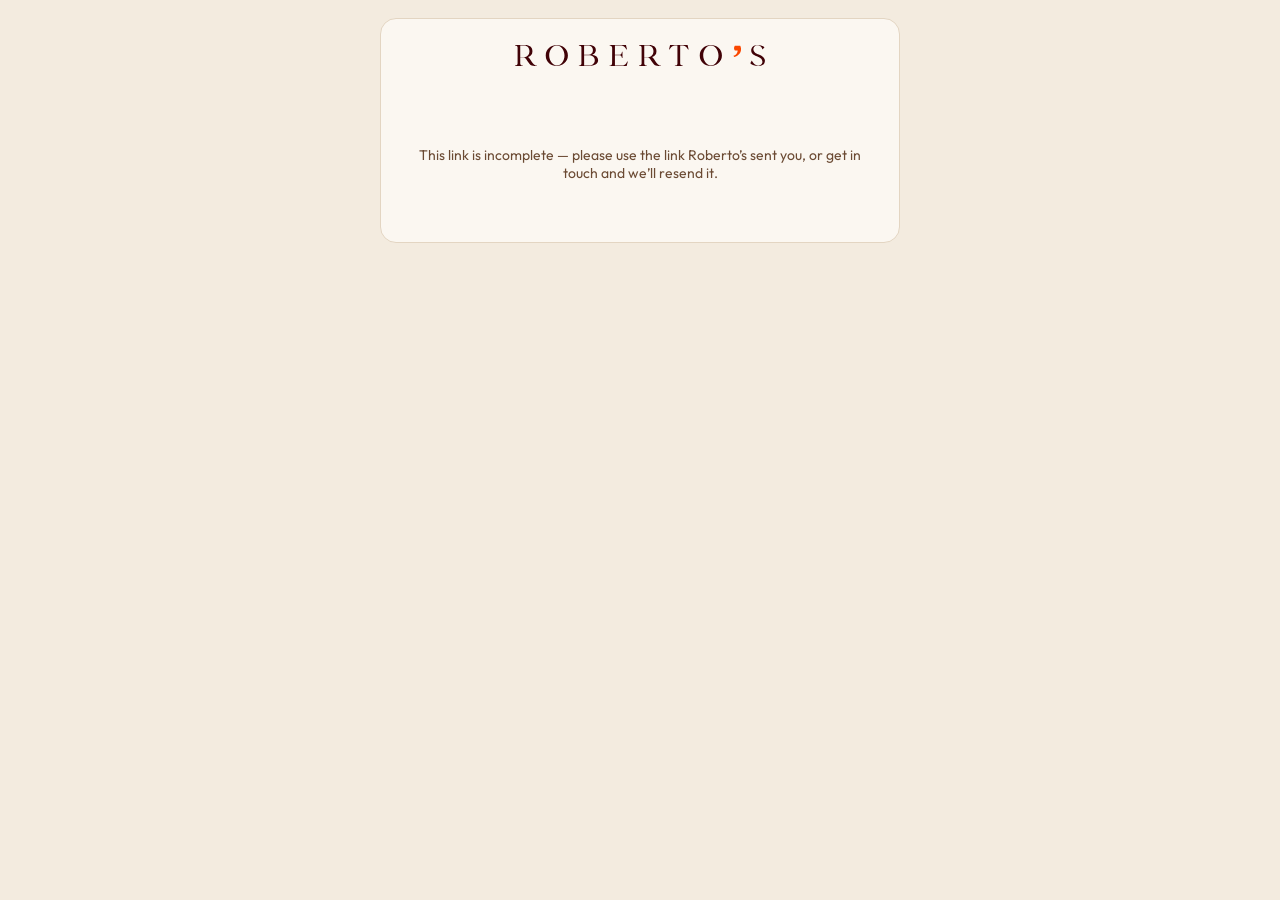
<file: client-setmenu.html>
<!DOCTYPE html>
<html lang="en">
<head>
<meta charset="utf-8">
<meta name="viewport" content="width=device-width, initial-scale=1">
<meta name="robots" content="noindex">
<title>Roberto's — Your menu choices</title>
<link rel="stylesheet" href="client-brand.css">
<style>
  body{margin:0;background:var(--page);font-family:var(--font-body);color:var(--ink)}
  .wrap{max-width:520px;margin:0 auto;padding:18px 14px 40px}
  .card{background:var(--paper);border:1px solid var(--line-soft);border-radius:16px;overflow:hidden}
  .brand{text-align:center;padding:26px 20px 20px}
  .brand img{display:block;width:min(250px,64%);height:auto;margin:0 auto}
  .sub{font-size:14px;color:var(--ink-soft);text-align:center}
  .sub2{font-size:12px;color:var(--ink-faint);text-align:center;margin-top:3px;font-family:var(--font-body)}
  .sect{border-top:1px solid var(--line-soft);margin:16px 22px 0;padding-top:13px}
  .sect-h{display:flex;justify-content:space-between;align-items:baseline;margin-bottom:2px}
  .sect-h b{font-size:15px;color:var(--vino);font-weight:normal}
  /* The house course heading — gold, letter-spaced small caps. Identical to
     client-menus.html and client-agreement.html, so a menu sent from here does
     not look like a different restaurant's. */
  .sect-t{text-align:center;font-size:11px;letter-spacing:3px;color:var(--warn);text-transform:uppercase;margin-bottom:10px;font-family:var(--font-body)}
  .sect-n{text-align:center;font-size:11px;color:var(--ink-faint);font-family:var(--font-body);margin:-6px 0 8px}
  .pr{font-size:12.5px;color:var(--ink-soft);text-align:center;font-family:var(--font-body);margin-top:4px}
  .cnt{font-size:11px;font-family:var(--font-body)}
  .hint{font-size:12px;color:var(--ink-soft);margin-bottom:6px}
  .opt{display:flex;gap:11px;align-items:center;padding:7px 0}
  .nm{font-size:13.5px;flex:1}
  .ds{font-size:11.5px;color:var(--ink-soft);display:block;margin-top:1px}
  .step{display:flex;align-items:center;gap:6px;flex-shrink:0}
  .sbtn{width:30px;height:30px;border-radius:8px;border:1px solid var(--line);background:#fff;color:var(--vino);font-size:16px;font-family:var(--font-display);cursor:pointer;line-height:1}
  .qin{width:44px;border:1px solid var(--line);border-radius:7px;background:#fff;padding:6px 2px;font-family:var(--font-body);font-size:13px;text-align:center}
  .shared{font-size:13.5px;padding:4px 0}
  .shared .tag{font-size:10.5px;color:var(--olive);font-family:var(--font-body)}
  .note{margin:18px 22px 0}
  .note textarea{width:100%;box-sizing:border-box;border:1px solid var(--line);border-radius:8px;background:#fff;padding:9px 10px;font-family:var(--font-body);font-size:13px;min-height:64px;resize:vertical}
  .gbox{margin:16px 22px 0;background:var(--page);border-radius:10px;padding:12px 14px;font-family:var(--font-body);font-size:12.5px;color:var(--vino)}
  .btnrow{padding:20px 22px 26px}
  .btn{width:100%;background:var(--vino);color:var(--sabbia);border:none;border-radius:9px;padding:14px;font-size:14px;font-family:var(--font-display);letter-spacing:1px;cursor:pointer}
  .btn:disabled{opacity:.55}
  .ft{text-align:center;font-size:10.5px;color:var(--ink-faint);margin-top:12px;line-height:1.7;font-family:var(--font-body)}
  .msg{text-align:center;padding:60px 24px;font-size:14px;color:var(--ink-mid)}
  .flash{position:fixed;left:50%;top:14px;transform:translateX(-50%);z-index:50;max-width:460px;width:calc(100% - 28px);background:var(--vino);color:var(--page);border-radius:10px;padding:11px 14px;font-family:var(--font-body);font-size:13px;box-shadow:0 6px 22px rgba(44,24,16,.3);text-align:center}
  .nm,.dish,.sect-h,.cath,.h2,.total,.sub{font-family:var(--font-display)}
  .save{display:block;margin:0 auto;background:none;border:1px solid var(--line);color:var(--vino);border-radius:20px;padding:9px 22px;font-family:var(--font-display);font-size:12.5px;letter-spacing:1px;cursor:pointer}
  /* A menu the app laid out from a Word file has no designed PDF behind it, so
     this page IS the document — it has to print like one. */
  @page{size:A4;margin:16mm}
  @media print{
    body{background:#fff}
    .wrap{max-width:none;padding:0}
    .card{border:none;border-radius:0}
    .noprint{display:none!important}
    .sect{break-inside:avoid;page-break-inside:avoid}
  }
</style>
</head>
<body>
<div class="wrap"><div class="card" id="card">
  <div class="msg">Loading your menu…</div>
</div></div>
<script>
var SUPA = 'https://paoaivwtkzujmrgrfjuq.supabase.co';
var KEY = 'eyJhbGciOiJIUzI1NiIsInR5cCI6IkpXVCJ9.eyJpc3MiOiJzdXBhYmFzZSIsInJlZiI6InBhb2Fpdnd0a3p1am1yZ3JmanVxIiwicm9sZSI6ImFub24iLCJpYXQiOjE3ODEwNzAxMzAsImV4cCI6MjA5NjY0NjEzMH0.VynG9PBeIaqRG2lkMEuzskkcB11EhR-UfO9eGYsaUxk';
var q = new URLSearchParams(location.search);
var token = q.get('t')||'', menuKey = q.get('m')||'', guests = parseInt(q.get('g'),10)||0;
var agreedPP = parseFloat(q.get('p')); // the event's agreed per-guest price, when Valentina negotiated one
var menu = null, counts = {};

// ── Allergens ────────────────────────────────────────────────────────────
// They used to live inside the description prose — "…cartoccio style (R)(S)" —
// which meant nothing could check them and they drifted silently: the same
// dish said egg on one menu and dairy on another, and an oven-baked seabass
// was flagged raw and shellfish on two menus at once.
// A course now carries a real field, courses[].allg = { "Dish": ["D","N"] }.
// Menus written before that still keep the codes in the text, so we read
// either — the structured field wins where it exists.
var ALG_RE = /\s*\(([A-Za-z]{1,3})\)/g;
function algOf(c, dish){
  if(c && c.allg && Object.prototype.hasOwnProperty.call(c.allg, dish)){
    return { known:true, list:(c.allg[dish]||[]) };
  }
  var t = (c && c.desc && c.desc[dish]) || '', out = [], m;
  ALG_RE.lastIndex = 0;
  while((m = ALG_RE.exec(t))) out.push(m[1].toUpperCase());
  return { known: out.length > 0, list: out };
}
function descOf(c, dish){
  var t = (c && c.desc && c.desc[dish]) || '';
  return t.replace(ALG_RE, '').trim();
}
// One dish line. A dish with nothing recorded must never look like a dish with
// nothing in it — silence on a guest-facing menu is the dangerous case.
function dishLine(c, dish){
  var d = descOf(c, dish), a = algOf(c, dish), tail;
  // A guest never reads our gap — that is an internal problem and it is now
  // caught before the menu can be printed or sent at all. What every guest
  // reads instead is the footer line, which is true for every dish on every
  // menu: tell us and our chefs will accommodate you.
  if(!a.known) tail = '';
  else if(!a.list.length) tail = 'No declared allergens';
  else tail = '('+a.list.join(')(')+')';
  return d ? (tail ? esc(d)+' '+tail : esc(d)) : tail;
}
function esc(s){ return String(s==null?'':s).replace(/&/g,'&amp;').replace(/</g,'&lt;').replace(/>/g,'&gt;'); }
function el(id){ return document.getElementById(id); }
var flashTimer = null;
function flash(msg){
  var f = el('cl-flash');
  if(!f){ f = document.createElement('div'); f.id='cl-flash'; f.className='flash'; document.body.appendChild(f); }
  f.textContent = msg; f.style.display = 'block';
  if(flashTimer) clearTimeout(flashTimer);
  flashTimer = setTimeout(function(){ f.style.display='none'; }, 4200);
}
function fail(msg){ el('card').innerHTML = '<div class="brand"><img src="robertos-logo-wordmark.svg" alt="Roberto’s"></div><div class="msg">'+esc(msg)+'</div>'; }

// With a token the page collects the guest's numbers; without one it is a
// beautiful read-only menu — the link Valentina shares on WhatsApp.
var viewOnly = !token;
async function load(){
  if(!menuKey) return fail('This link is incomplete — please use the link Roberto’s sent you, or get in touch and we’ll resend it.');
  try{
    var r = await fetch(SUPA+'/rest/v1/event_set_menus?key=eq.'+encodeURIComponent(menuKey)+'&active=is.true&select=key,name,price_pp,courses',
      { headers:{ apikey:KEY, Authorization:'Bearer '+KEY } });
    var rows = await r.json();
    if(!r.ok || !rows.length) return fail('This menu is no longer available — please get in touch and we’ll help right away.');
    menu = rows[0];
    render();
  }catch(e){ fail('Could not load the menu — please check your connection and reopen the link.'); }
}

function chooseCourses(){ return (menu.courses||[]).filter(function(c){ return c.choose; }); }

function render(){
  // Header in the house order used by every other guest document: wordmark,
  // the menu's name, the price, then who we are. The price used to sit in the
  // positioning line's place, which is why this page read as off-brand.
  var priceLine = isFinite(agreedPP) ? 'AED '+agreedPP+' per guest'
                : (menu.price_pp!=null ? 'AED '+menu.price_pp+' per guest' : '');
  var h = '<div class="brand"><img src="robertos-logo-wordmark.svg" alt="Roberto’s"></div>'+
    '<div class="sub">'+esc(menu.name)+'</div>'+
    ((!viewOnly&&guests)||priceLine
      ? '<div class="pr">'+(!viewOnly&&guests?guests+' guests':'')+((!viewOnly&&guests)&&priceLine?' · ':'')+priceLine+'</div>'
      : '')+
    '<div class="sub2">DIFC, Dubai — private dining &amp; events</div>';
  if(viewOnly){
    (menu.courses||[]).forEach(function(c){
      var dsc = c.desc||{};
      h += '<div class="sect"><div class="sect-t">'+esc(c.name)+'</div>'+
        (c.choose?'<div class="sect-n">each guest chooses one</div>':'')+
        ((c.choose?c.options:c.items)||[]).map(function(o){
          return '<div class="shared" style="text-align:center">'+esc(o)+'<span class="ds">'+dishLine(c,o)+'</span></div>';
        }).join('')+'</div>';
    });
    h += '<div class="btnrow"><button class="save noprint" onclick="window.print()">Save or print this menu</button>'+
      '<div class="ft">To book your occasion or ask us anything, simply reply to our last email — or write to '+
      '<a href="mailto:reservations@robertos.ae" style="color:var(--vino)">reservations@robertos.ae</a>.<br><br>'+
      (priceLine ? 'All prices are in AED and inclusive of 10% Service Charge and 5% VAT, subject to an additional 7% DIFC Authority Fee.<br>' : '')+
      'Our chefs will do their best to accommodate your dietary requirements.</div></div>';
    el('card').innerHTML = h;
    return;
  }
  if(guests){
    h += '<div class="gbox">For each course below, tell us how many guests would like each dish — the numbers should add up to '+guests+'. Your kitchen brief is prepared from exactly what you enter here.</div>';
  } else {
    h += '<div class="gbox">How many guests will you be?'+
      '<input class="qin" id="cl-g" type="number" min="1" style="width:64px;margin-left:8px" oninput="onGuests(this.value)"></div>';
  }
  (menu.courses||[]).forEach(function(c, ci){
    h += '<div class="sect"><div class="sect-h"><b>'+esc(c.name)+'</b>'+(c.choose?'<span class="cnt" id="cnt-'+ci+'"></span>':'')+'</div>';
    var dsc = c.desc||{};
    if(c.choose){
      counts[c.name] = counts[c.name] || {};
      h += '<div class="hint">How many guests would like each?</div>'+
        (c.options||[]).map(function(o, oi){
          return '<div class="opt"><span class="nm">'+esc(o)+'<span class="ds">'+dishLine(c,o)+'</span></span><span class="step">'+
            '<button class="sbtn" onclick="bump('+ci+','+oi+',-1)">−</button>'+
            '<input class="qin" id="q-'+ci+'-'+oi+'" type="number" min="0" value="" placeholder="0" oninput="setN('+ci+','+oi+',this.value)">'+
            '<button class="sbtn" onclick="bump('+ci+','+oi+',1)">+</button></span></div>';
        }).join('');
    } else {
      h += (c.items||[]).map(function(it){ return '<div class="shared">'+esc(it)+' <span class="tag">— served for everyone</span><span class="ds">'+dishLine(c,it)+'</span></div>'; }).join('');
    }
    h += '</div>';
  });
  h += '<div class="note"><div style="font-size:12px;color:var(--ink-soft);margin-bottom:5px">Anything we should change or know? A vegan main, allergies, the occasion…</div>'+
       '<textarea id="cl-note" maxlength="900"></textarea></div>';
  h += '<div class="btnrow"><button class="btn" id="cl-send" onclick="send()">Send my choices to Roberto’s</button>'+
       '<div class="ft">Our events team will confirm everything back to you.<br>Our chefs will do their best to accommodate your dietary requirements.</div></div>';
  el('card').innerHTML = h;
  sums();
}

function onGuests(v){ guests = parseInt(v,10)||0; sums(); }
function optName(ci, oi){ return menu.courses[ci].options[oi]; }
function setN(ci, oi, v){
  var c = menu.courses[ci];
  var n = parseInt(v,10);
  counts[c.name] = counts[c.name] || {};
  if(n>0) counts[c.name][optName(ci,oi)] = n; else delete counts[c.name][optName(ci,oi)];
  sums();
}
function bump(ci, oi, d){
  var inp = el('q-'+ci+'-'+oi);
  var n = Math.max(0, (parseInt(inp.value,10)||0) + d);
  inp.value = n || '';
  setN(ci, oi, n);
}
function courseSum(c){
  var m = counts[c.name]||{}; var s = 0;
  Object.keys(m).forEach(function(k){ s += Number(m[k])||0; });
  return s;
}
function sums(){
  (menu.courses||[]).forEach(function(c, ci){
    if(!c.choose) return;
    var node = el('cnt-'+ci); if(!node) return;
    var s = courseSum(c);
    if(!guests){ node.textContent = s ? s+' chosen' : ''; node.style.color = 'var(--ink-faint)'; return; }
    if(s===guests){ node.textContent = s+' of '+guests+' ✓'; node.style.color = 'var(--ok)'; }
    else { node.textContent = s+' of '+guests+(s<guests?' — '+(guests-s)+' to go':' — '+(s-guests)+' too many'); node.style.color = s?'var(--err)':'var(--ink-faint)'; }
  });
}
async function send(){
  if(!guests){ flash('First, how many guests will you be?'); var g = el('cl-g'); if(g) g.focus(); return; }
  var short = null;
  chooseCourses().forEach(function(c){ if(!short && courseSum(c)!==guests) short = c; });
  if(short){ flash(short.name+': the numbers add up to '+courseSum(short)+' of '+guests+' guests — please adjust so everyone has a dish.'); return; }
  var btn = el('cl-send'); btn.disabled = true; btn.textContent = 'Sending…';
  try{
    var payload = { token:token, menu_key:menu.key, guests:guests, choices:counts, note:((el('cl-note')||{}).value||'').trim()||null };
    var r = await fetch(SUPA+'/rest/v1/event_menu_choices', { method:'POST',
      headers:{ apikey:KEY, Authorization:'Bearer '+KEY, 'Content-Type':'application/json' },
      body: JSON.stringify(payload) });
    if(!r.ok){ var t = await r.text(); throw new Error(t.slice(0,120)); }
    el('card').innerHTML = '<div class="brand"><img src="robertos-logo-wordmark.svg" alt="Roberto’s"></div>'+
      '<div class="msg">Grazie! Your choices have been sent.<br><br>Our events team will confirm everything back to you shortly.</div>';
  }catch(e){
    btn.disabled = false; btn.textContent = 'Send my choices to Roberto’s';
    flash('Could not send — please try again in a moment.');
  }
}
load();
</script>
</body>
</html>
</file>
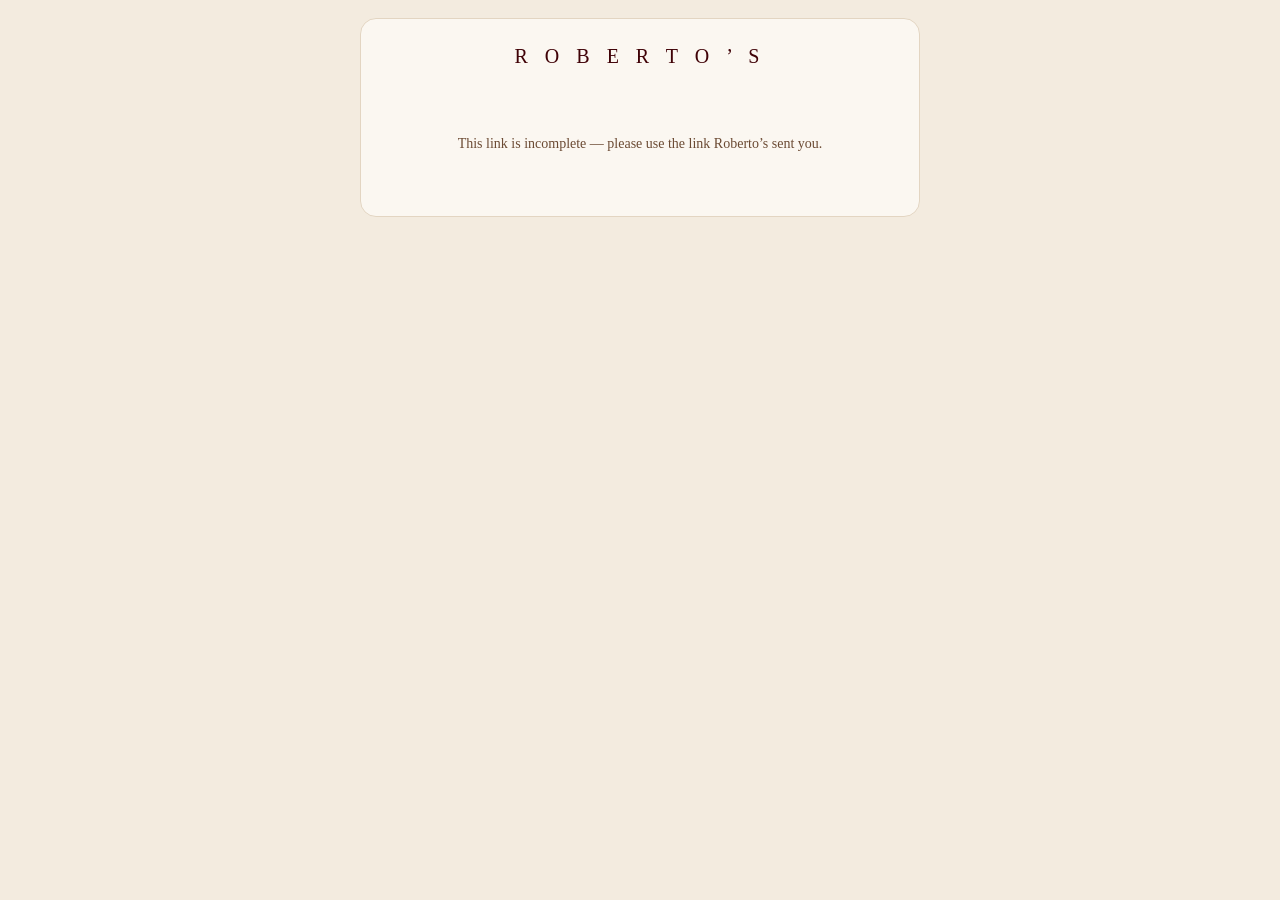
<file: foh-feedback-status.html>
<!DOCTYPE html>
<html lang="en">
<head>
<meta charset="utf-8">
<meta name="viewport" content="width=device-width, initial-scale=1">
<meta name="robots" content="noindex">
<title>Roberto's — where your feedback got to</title>
<style>
  /* Deliberately the same clothes as foh-feedback.html: they answered there and
     they check here, and it must read as one thing, not two apps. */
  body{margin:0;background:#F3EBDF;font-family:Georgia,'Times New Roman',serif;color:#3A2A1E}
  .wrap{max-width:560px;margin:0 auto;padding:18px 14px 40px}
  .card{background:#FBF7F1;border:1px solid #E3D5C2;border-radius:16px;overflow:hidden}
  .brand{font-size:20px;letter-spacing:6px;color:#400207;text-align:center;padding:26px 20px 4px}
  .sub{font-size:15px;color:#8A6A4F;text-align:center;padding:0 22px}
  .intro{margin:16px 22px 0;font-size:13.5px;line-height:1.6;color:#4A3628}
  .intro p{margin:0 0 9px}

  .tot{display:flex;gap:8px;flex-wrap:wrap;margin:14px 22px 0}
  .tot div{flex:1;min-width:86px;background:#F3E9DA;border-radius:10px;padding:10px 8px;text-align:center}
  .tot .n{font-size:22px;color:#400207;line-height:1.1;font-variant-numeric:tabular-nums}
  .tot .l{font-family:Arial,sans-serif;font-size:10.5px;color:#8A6A4F;margin-top:3px;line-height:1.3}

  .grp{margin:22px 22px 0;border-top:1px solid #E3D5C2;padding-top:14px}
  .grp h3{font-size:15px;color:#400207;font-weight:normal;margin:0 0 2px;line-height:1.35}
  .grp .when{font-family:Arial,sans-serif;font-size:11px;color:#A5876B}

  .it{border-top:1px solid #EFE4D3;padding:12px 0}
  .it:first-of-type{border-top:0}
  .lab{font-size:14px;color:#2C1810;line-height:1.45;margin:0}
  .yousaid{font-family:Arial,sans-serif;font-size:11.5px;color:#8A6A4F;margin-top:4px}
  .yousaid i{font-style:normal;color:#4A3628}

  .st{display:inline-block;border-radius:20px;font-family:Arial,sans-serif;font-size:11px;padding:3px 10px;margin-top:8px;border:1px solid}
  .s-live{background:#E7F0E4;color:#2E6B34;border-color:#A8C6A4}
  .s-ship{background:#DCE9F6;color:#12456E;border-color:#8FB6DA}
  .s-prog{background:#FBF0D6;color:#7A5500;border-color:#DFC680}
  .s-open{background:#EDE7DC;color:#7A6B55;border-color:#CBBBA2}
  .s-park{background:#F7EEE2;color:#7A2430;border-color:#D8B39A}

  .what{font-family:Arial,sans-serif;font-size:12.5px;line-height:1.6;color:#4A3628;margin:8px 0 0}
  .check{margin:8px 0 0;background:#F3E9DA;border-radius:8px;padding:9px 11px;font-family:Arial,sans-serif;font-size:12px;line-height:1.55;color:#4A3628}
  .check b{color:#400207}

  .ft{text-align:center;font-size:10.5px;color:#A5876B;margin:18px 22px 22px;line-height:1.7;font-family:Arial,sans-serif}
  .msg{text-align:center;padding:60px 24px;font-size:14px;color:#6B4A33;line-height:1.7}
</style>
</head>
<body>
<div class="wrap"><div class="card" id="card">
  <div class="msg">Loading…</div>
</div></div>

<!-- The rounds file. It carries every question's wording, so this page can name
     what they flagged without the database ever storing a word of it. Same file
     the questionnaire and the Admin screen read. -->
<script src="foh-rounds.js?v=20261014order"></script>
<script>
var SUPA = 'https://paoaivwtkzujmrgrfjuq.supabase.co';
var KEY = 'eyJhbGciOiJIUzI1NiIsInR5cCI6IkpXVCJ9.eyJpc3MiOiJzdXBhYmFzZSIsInJlZiI6InBhb2Fpdnd0a3p1am1yZ3JmanVxIiwicm9sZSI6ImFub24iLCJpYXQiOjE3ODEwNzAxMzAsImV4cCI6MjA5NjY0NjEzMH0.VynG9PBeIaqRG2lkMEuzskkcB11EhR-UfO9eGYsaUxk';

// This page's build. An item that says it shipped in a build we are at or past
// is LIVE — that is computed here, not claimed by anyone. It proves the code
// shipped; it does not prove it works. Only 'verified' claims that, and only
// because a human drove the real flow.
//
// The app's build is read off the app itself — see readAppBuild(). This
// constant is only the floor, used when that read fails (offline, slow).
//
// It used to be the whole answer: "bump this with index.html, in the same
// commit". That was forgotten FIVE times between 31 Jul and 6 Oct 2026, and
// every time a fix recorded at the current build read "reaching the app
// shortly" with its how-to-check line hidden — the exact failure this page
// exists to prevent, and it fails SILENTLY, in their favour to complain.
// Bumping it still does no harm; forgetting it no longer costs anything.
var BUILD = '2026-09-29.1';

// The stamp Francesco sees bottom-right of the app (#foh-build in index.html),
// read from the same folder this page is served from, so live reads live and
// dev reads dev. It can only RAISE the build, never lower it: a stale or
// half-loaded index.html must not make a shipped fix look unshipped. Capped at
// 2.5s — the person came to read their items, not to wait for our bookkeeping.
function readAppBuild(){
  var got = fetch('./', { cache:'no-store' })
    .then(function(r){ return r.ok ? r.text() : ''; })
    .then(function(html){
      var m = /id="foh-build"[^>]*>\s*build (\d{4}-\d{2}-\d{2}\.\d+)/.exec(html || '');
      if(m && buildRank(m[1]) > buildRank(BUILD)) BUILD = m[1];
    })
    .catch(function(){});
  var gaveUp = new Promise(function(res){ setTimeout(res, 2500); });
  return Promise.race([got, gaveUp]);
}

var q = new URLSearchParams(location.search);
var token = q.get('t') || '';

function esc(s){ return String(s==null?'':s).replace(/&/g,'&amp;').replace(/</g,'&lt;').replace(/>/g,'&gt;').replace(/"/g,'&quot;'); }
function el(id){ return document.getElementById(id); }
function fail(msg){ el('card').innerHTML = '<div class="brand">R O B E R T O ’ S</div><div class="msg">'+esc(msg)+'</div>'; }

// "2026-07-17.2" → comparable. Any unparseable build sorts lowest, so a bad
// stamp reads as "not live yet" rather than falsely claiming it is.
function buildRank(b){
  var m = /^(\d{4})-(\d{2})-(\d{2})\.(\d+)$/.exec(String(b||'').trim());
  if(!m) return -1;
  return Number(m[1])*1e9 + Number(m[2])*1e7 + Number(m[3])*1e5 + Number(m[4]);
}
function isLiveBuild(b){ return buildRank(b) > -1 && buildRank(b) <= buildRank(BUILD); }
function isLive(w){ return isLiveBuild(w.build); }

function ago(ts){
  var d=new Date(ts); if(isNaN(d)) return '';
  var days=Math.floor((Date.now()-d.getTime())/86400000);
  if(days<1) return 'today';
  if(days===1) return 'yesterday';
  if(days<14) return days+' days ago';
  return d.toLocaleDateString('en-GB',{day:'numeric',month:'short'});
}

// What this person is looking at, per item.
//   park — THEY said not yet. They already made that call, so this is not
//          something we owe them and it is not "waiting on" them either — it is
//          parked because they asked for it to be. It stays visible so the
//          record of their decision does not quietly vanish.
//   live — fixed, shipped, and this build has it
//   ship — fixed and recorded, but not in this build yet
//   prog — picked up
//   open — they asked, we have not started
// Where one item has got to. This MUST agree with Admin (admFbStateOf), or the
// person and Francesco see two different truths — the one thing this page exists
// to prevent. So it reads the same three sources, in the same order of trust:
//   1. a recorded work row (an explicit human fact) wins over everything;
//   2. else the item's own shipped: declaration (fixed by shipped code);
//   3. else a later round that CLOSED it, if this person did not say we got it
//      wrong — and if they agreed, it is confirmed.
// answerIn(topic,key) returns THIS person's answer in another round, or null.
function statusState(topic, key, ans, work, answerIn){
  if(work){
    if(work.status === 'progress') return {k:'prog', t:'Being worked on now'};
    if(work.status === 'verified' && isLive(work)) return {k:'live', t:'Fixed, live and checked', what:work.what_changed, check:work.check_line};
    if(isLive(work)) return {k:'live', t:'Fixed and live', what:work.what_changed, check:work.check_line};
    return {k:'ship', t:'Fixed — reaching the app shortly', what:work.what_changed};
  }
  // THEIR verdict on our fix outranks anything we declare about ourselves.
  var c = (typeof fbClosedBy==='function') ? fbClosedBy(topic, key) : null;
  var a2 = c ? answerIn(c.topic, c.qkey) : null;
  if(c && a2 === FB_A.PROB){
    // They told us we got it wrong, so it is open again — and the page says so
    // in their favour, not ours.
    return { k:'open', t:'Back with us — you said we got this wrong' };
  }
  if(c && a2 === FB_A.FINE){
    return { k:'live', t:'Fixed and live — you confirmed it',
             what:(c.item.today ? String(c.item.today).replace(/<[^>]+>/g,'') : null) };
  }
  var sh = (typeof fbShipped==='function') ? fbShipped(topic, key) : null;
  if(sh && isLiveBuild(sh.build)) return {k:'live', t:'Fixed and live', what:sh.what, check:sh.check};
  if(c){
    return { k:'live', t:'Fixed and live',
             what:(c.item.today ? String(c.item.today).replace(/<[^>]+>/g,'') : null) };
  }
  if(ans === FB_A.WAIT) return {k:'park', t:'Parked — you said not yet'};
  return {k:'open', t:'Not started yet'};
}

function render(d){
  var who = String(d.who||'').split(' ')[0];
  // index the work rows
  var W = {};
  (d.work||[]).forEach(function(w){ W[w.topic+'|'+w.qkey] = w; });

  // This person's own answer in any round they sent, so a "closed by a later
  // round" item can tell whether they agreed with the fix or flagged it wrong.
  var ansByRound = {};
  (d.submissions||[]).forEach(function(s){
    ansByRound[s.topic] = ansByRound[s.topic] || {};
    Object.keys(s.answers||{}).forEach(function(k){
      var a = s.answers[k] && s.answers[k].a; if(a) ansByRound[s.topic][k] = a;
    });
  });
  function answerIn(topic, key){ return (ansByRound[topic]||{})[key] || null; }

  // Only the things they ASKED us to act on — the same rule Admin counts by, so
  // they and Francesco never see two different truths. Their "leave as is" and
  // "agree, this is fine" answers are not a to-do list and are not shown here.
  var rows = [], n = {live:0, prog:0, open:0, park:0, ship:0};
  (d.submissions||[]).forEach(function(s){
    var round = FB_ROUNDS[s.topic];
    if(!round) return;                      // a round we no longer ship: stay quiet rather than guess
    var items = [];
    Object.keys(s.answers||{}).forEach(function(k){
      var a = s.answers[k] && s.answers[k].a; if(!a) return;
      var isWork = !!FB_WORK_ANSWERS[a], isWait = (a === FB_A.WAIT);
      if(!isWork && !isWait) return;
      var w = W[s.topic+'|'+k];
      var st = statusState(s.topic, k, a, w, answerIn);
      n[st.k]++;
      items.push({ k:k, label:fbLabel(s.topic,k), answer:a, note:(s.answers[k]||{}).note, st:st, pos:fbKeyPos(round,k) });
    });
    if(!items.length) return;
    // live first? No — order they answered them in. It is their list, not ours.
    items.sort(function(x,y){ return x.pos-y.pos; });
    rows.push({ round:round, when:s.created_at, items:items });
  });

  // ── What they sent through the "Tell us" button ──
  // Not part of a round, so there is no question and no answer to show: what
  // they typed IS the item. Its state comes from the same app_feedback_work row
  // a round item uses (topic 'inbox', qkey the row id), so "fixed" here has to
  // carry the same evidence — there is no softer bar for these.
  var inbox = [];
  (d.inbox||[]).forEach(function(i){
    var st = statusState('inbox', i.id, null, i.work, answerIn);
    n[st.k]++;
    inbox.push({ i:i, st:st });
  });

  if(!rows.length && !inbox.length){
    el('card').innerHTML = '<div class="brand">R O B E R T O ’ S</div>'
      + '<div class="sub">Where your feedback got to</div>'
      + '<div class="msg">Nothing to show yet — anything you send back, or send us with the “Send feedback” button in the apps, appears here with where it has got to.</div>';
    return;
  }

  // What they ASKED us for. A "not yet" is a decision they already made, not a
  // thing we owe them, so it is counted separately and never inflates the ask.
  var asked = n.live + n.prog + n.open + n.ship;

  var h = '<div class="brand">R O B E R T O ’ S</div>'
        + '<div class="sub">Where your feedback got to</div>'
        + '<div class="intro"><p>Ciao '+esc(who)+' — you asked for <b>'+asked+'</b> thing'+(asked===1?'':'s')+'.'
        +   (n.park?' You parked '+n.park+' more.':'')
        +   ' This page is live: it always shows where each one actually is, so you never have to ask.</p>'
        + '<p>Anything marked fixed tells you <b>how to check it yourself</b>. If we got one wrong, say so — that is the point of it.</p></div>'
        + '<div class="tot">'
        +   '<div><div class="n">'+n.live+'</div><div class="l">fixed<br>and live</div></div>'
        +   '<div><div class="n">'+(n.prog+n.ship)+'</div><div class="l">being worked<br>on now</div></div>'
        +   '<div><div class="n">'+n.open+'</div><div class="l">not started<br>yet</div></div>'
        +   (n.park?'<div><div class="n">'+n.park+'</div><div class="l">parked at<br>your request</div></div>':'')
        + '</div>';

  rows.forEach(function(r){
    h += '<div class="grp"><h3>'+esc(r.round.name || r.round.title)+'</h3>'
       + '<div class="when">you answered '+esc(ago(r.when))+'</div>';
    r.items.forEach(function(it){
      h += '<div class="it">'
         + '<p class="lab">'+esc(it.label || ('Question '+it.k))+'</p>'
         + '<div class="yousaid">you said: <i>'+esc(it.answer)+'</i>'
         + (it.note?' — “'+esc(it.note)+'”':'') + '</div>'
         + '<span class="st s-'+it.st.k+'">'+esc(it.st.t)+'</span>';
      // what changed + how to check — whatever the state carried, from a work
      // row, a shipped: declaration, or the round that closed it.
      if(it.st.what){
        h += '<p class="what">'+esc(it.st.what)+'</p>';
      }
      if(it.st.check && it.st.k === 'live'){
        h += '<div class="check"><b>Check it yourself:</b> '+esc(it.st.check)+'</div>';
      }
      h += '</div>';
    });
    h += '</div>';
  });

  // Theirs, unprompted — kept as its own group and placed after the rounds, so
  // it reads as "and these are the ones you brought us" rather than being mixed
  // into a round they were asked to answer.
  if(inbox.length){
    h += '<div class="grp"><h3>What you told us</h3>'
       + '<div class="when">sent with the “Send feedback” button</div>';
    inbox.forEach(function(x){
      h += '<div class="it">'
         + '<p class="lab">'+esc(x.i.body)+'</p>'
         + '<div class="yousaid">'+esc(x.i.app === 'kitchen' ? 'Kitchen app' : 'FOH app')
         + (x.i.screen ? ' · '+esc(x.i.screen) : '')+' · '+esc(ago(x.i.created_at))+'</div>'
         + '<span class="st s-'+x.st.k+'">'+esc(x.st.t)+'</span>';
      if(x.st.what) h += '<p class="what">'+esc(x.st.what)+'</p>';
      if(x.st.check && x.st.k === 'live') h += '<div class="check"><b>Check it yourself:</b> '+esc(x.st.check)+'</div>';
      h += '</div>';
    });
    h += '</div>';
  }

  h += '<div class="ft">Roberto’s DIFC · this page updates itself — keep the link<br>Something wrong here? Message Francesco.</div>';
  el('card').innerHTML = h;
}

async function boot(){
  // The rounds file carries every question's wording. Without it we would be
  // showing numbers, which is the very thing this work exists to kill — so say
  // so plainly rather than render a page full of "Question 7".
  if(typeof FB_ROUNDS === 'undefined'){
    fail('This page didn’t load properly — please close it and tap the link again. If it keeps happening, tell Francesco.');
    return;
  }
  if(!token){
    fail('This link is incomplete — please use the link Roberto’s sent you.');
    return;
  }
  var appBuild = readAppBuild();   // in parallel with the RPC, awaited before render
  try{
    // A security-definer function is the ONLY way anon reaches any of this: it
    // takes the token, resolves it to one person, and returns their rows alone.
    // Nothing here can read the table directly.
    var r = await fetch(SUPA+'/rest/v1/rpc/feedback_status', {
      method:'POST',
      headers:{ apikey:KEY, Authorization:'Bearer '+KEY, 'Content-Type':'application/json' },
      body: JSON.stringify({ p_token: token })
    });
    if(!r.ok) throw new Error('HTTP '+r.status);
    var d = await r.json();
    if(!d || !d.ok){
      fail('This link isn’t working any more — ask Francesco for a fresh one.');
      return;
    }
    await appBuild;
    render(d);
  }catch(e){
    fail('Couldn’t load this just now — check your connection and open the link again.');
  }
}
boot();
</script>
</body>
</html>
</file>
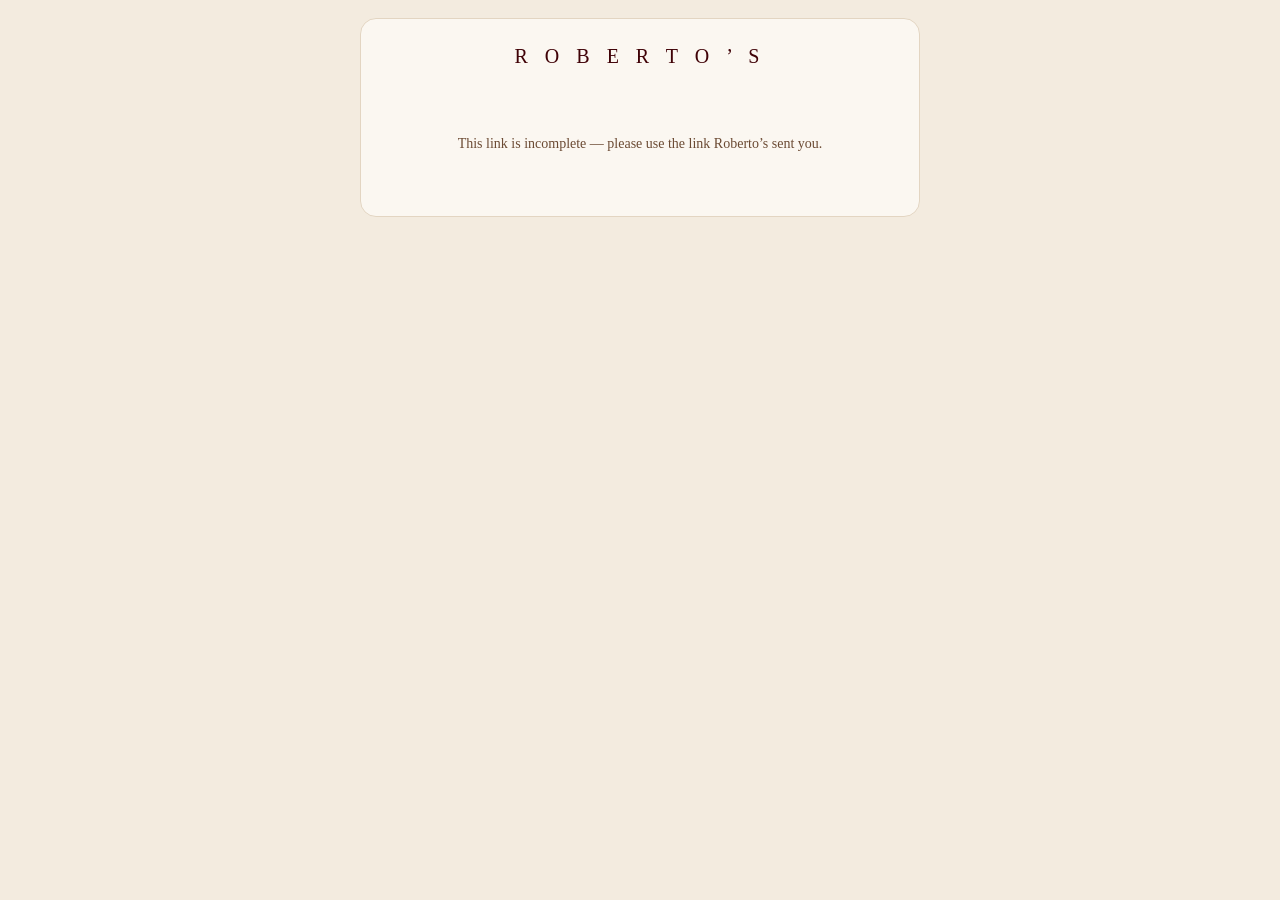
<file: foh-feedback.html>
<!DOCTYPE html>
<html lang="en">
<head>
<meta charset="utf-8">
<meta name="viewport" content="width=device-width, initial-scale=1">
<meta name="robots" content="noindex">
<title>Roberto's — tell us what to fix</title>
<style>
  body{margin:0;background:#F3EBDF;font-family:Georgia,'Times New Roman',serif;color:#3A2A1E}
  .wrap{max-width:560px;margin:0 auto;padding:18px 14px 120px}
  .card{background:#FBF7F1;border:1px solid #E3D5C2;border-radius:16px;overflow:hidden}
  .brand{font-size:20px;letter-spacing:6px;color:#400207;text-align:center;padding:26px 20px 4px}
  .sub{font-size:15px;color:#8A6A4F;text-align:center;padding:0 22px}
  .intro{margin:16px 22px 0;font-size:13.5px;line-height:1.6;color:#4A3628}
  .intro p{margin:0 0 9px}
  .intro p:last-child{margin:0}
  .howto{margin:16px 22px 0;background:#F3E9DA;border-radius:10px;padding:12px 14px;font-family:Arial,sans-serif;font-size:12.5px;color:#4A3628;line-height:1.55}
  .howto b{color:#400207}

  .q{border-top:1px solid #E3D5C2;margin:18px 22px 0;padding-top:14px}
  .qh{display:flex;gap:10px;align-items:baseline}
  .qn{font-size:19px;color:#7A2430;min-width:24px}
  .said{font-size:15px;color:#2C1810;font-weight:bold;margin:0;line-height:1.4}
  .today{font-family:Arial,sans-serif;font-size:12.5px;line-height:1.6;color:#4A3628;margin:8px 0 10px}
  .today b{color:#400207}
  .ok{display:inline-block;background:#E7F0E4;color:#2E6B34;border:1px solid #A8C6A4;border-radius:20px;font-family:Arial,sans-serif;font-size:11px;padding:2px 10px;margin-bottom:8px}

  .opts{display:flex;flex-wrap:wrap;gap:7px}
  .opt{display:inline-flex;align-items:center;gap:7px;font-family:Arial,sans-serif;font-size:13px;color:#3A2A1E;border:1.5px solid #E3D5C2;background:#fff;border-radius:22px;padding:8px 14px 8px 11px;cursor:pointer;-webkit-user-select:none;user-select:none}
  .opt input{-webkit-appearance:none;appearance:none;margin:0;width:15px;height:15px;border:1.5px solid #7A2430;border-radius:50%;flex-shrink:0;cursor:pointer}
  .opt input:checked{background:#400207;box-shadow:inset 0 0 0 3px #fff}
  .opt.on{border-color:#400207;background:#F7EEE2;font-weight:bold}

  .nl{display:block;font-family:Arial,sans-serif;font-size:10.5px;letter-spacing:.08em;text-transform:uppercase;color:#A5876B;margin:11px 0 4px}
  .nin{width:100%;box-sizing:border-box;border:1.5px solid #E3D5C2;border-radius:8px;background:#fff;padding:8px 10px;font-family:Arial,sans-serif;font-size:13px;min-height:38px;resize:vertical;color:#3A2A1E}
  .nin:focus{outline:none;border-color:#400207}

  .last{border-top:1px solid #E3D5C2;margin:18px 22px 0;padding-top:14px}
  .last b{font-size:16px;color:#400207;font-weight:normal;display:block;margin-bottom:4px}
  .last p{font-family:Arial,sans-serif;font-size:12.5px;color:#4A3628;line-height:1.6;margin:0 0 9px}
  .ft{text-align:center;font-size:10.5px;color:#A5876B;margin-top:14px;line-height:1.7;font-family:Arial,sans-serif}

  .bar{position:fixed;left:0;right:0;bottom:0;background:#FBF7F1;border-top:1px solid #E3D5C2;box-shadow:0 -4px 18px rgba(64,2,7,.12);padding:11px 14px calc(11px + env(safe-area-inset-bottom));z-index:20}
  .bar-in{max-width:560px;margin:0 auto;display:flex;align-items:center;gap:11px;flex-wrap:wrap}
  .cnt{flex:1;min-width:100px;font-family:Arial,sans-serif;font-size:12.5px;color:#8A6A4F}
  .cnt b{color:#400207}
  .btn{background:#400207;color:#E8D9C7;border:1.5px solid #400207;border-radius:22px;padding:11px 22px;font-size:14px;font-family:Georgia,serif;letter-spacing:.5px;cursor:pointer}
  .btn:disabled{opacity:.5;cursor:default}
  .say{width:100%;margin:0;font-family:Arial,sans-serif;font-size:12px;line-height:1.5;min-height:0}
  .say.bad{color:#8A2A1A}
  .say.good{color:#2E6B34}

  .msg{text-align:center;padding:60px 24px;font-size:14px;color:#6B4A33;line-height:1.7}
  .done{text-align:center;padding:44px 26px}
  .done .tick{font-size:40px;color:#2E6B34;line-height:1}
  .done h2{font-size:21px;color:#400207;font-weight:normal;margin:12px 0 6px}
  .done p{font-family:Arial,sans-serif;font-size:13px;color:#6B4A33;line-height:1.65;margin:0 0 8px}
</style>
</head>
<body>
<div class="wrap"><div class="card" id="card">
  <div class="msg">Loading…</div>
</div></div>
<div class="bar" id="bar" style="display:none">
  <div class="bar-in">
    <span class="cnt" id="cnt">Nothing answered yet</span>
    <button class="btn" id="send" type="button">Send my answers</button>
    <p class="say" id="say"></p>
  </div>
</div>

<!-- The rounds — questions, answers and all — now live in ONE file shared with
     Admin (index.html), so a round can no longer exist here but be unsendable
     or described by another round's words there. See foh-rounds.js.
     This page stays link-only and login-free: this is a plain same-origin
     script, no app shell, no Supabase client, nothing to sign in to. If it ever
     fails to load, boot() says so plainly rather than showing a blank card. -->
<script src="foh-rounds.js?v=20261014order"></script>
<script>
var SUPA = 'https://paoaivwtkzujmrgrfjuq.supabase.co';
var KEY = 'eyJhbGciOiJIUzI1NiIsInR5cCI6IkpXVCJ9.eyJpc3MiOiJzdXBhYmFzZSIsInJlZiI6InBhb2Fpdnd0a3p1am1yZ3JmanVxIiwicm9sZSI6ImFub24iLCJpYXQiOjE3ODEwNzAxMzAsImV4cCI6MjA5NjY0NjEzMH0.VynG9PBeIaqRG2lkMEuzskkcB11EhR-UfO9eGYsaUxk';

var q = new URLSearchParams(location.search);
var topic = q.get('topic') || '';
var who = q.get('who') || '';

// The answer vocabulary and every round now come from foh-rounds.js, loaded
// above and shared with the Admin screen. They used to be defined here and
// mirrored by hand in index.html, kept in step only by a comment.
// Read through empty objects when foh-rounds.js did not load: touching FB_A
// directly would throw a ReferenceError HERE, before boot() runs, and leave her
// staring at "Loading…" forever. boot() owns the failure message; this just has
// to survive long enough to reach it.
var _A = (typeof FB_A !== 'undefined') ? FB_A : {};
var _ASK = (typeof FB_ASK !== 'undefined') ? FB_ASK : {};
var A_FIX = _A.FIX, A_NICE = _A.NICE, A_NEVER = _A.NEVER;
var A_FINE = _A.FINE, A_PROB = _A.PROB, A_LEAVE = _A.LEAVE;
var A_GO = _A.GO, A_WAIT = _A.WAIT;
var ASK = _ASK.STANDARD, OK = _ASK.OK;

var set = (typeof FB_ROUNDS !== 'undefined' && FB_ROUNDS[topic]) || null;
var answers = {};          // { "<n>": {a:'', note:''} }
var extra = '';
var sending = false, sent = false;
var WIP = 'foh_feedback_wip_' + topic;

function esc(s){ return String(s==null?'':s).replace(/&/g,'&amp;').replace(/</g,'&lt;').replace(/>/g,'&gt;').replace(/"/g,'&quot;'); }
function el(id){ return document.getElementById(id); }

function say(msg, bad){
  var s = el('say');
  s.textContent = msg || '';
  s.className = 'say' + (msg ? (bad ? ' bad' : ' good') : '');
}

function stash(){
  try{ localStorage.setItem(WIP, JSON.stringify({answers:answers, extra:extra})); }catch(e){}
}
function unstash(){
  try{
    var raw = localStorage.getItem(WIP); if(!raw) return;
    var o = JSON.parse(raw);
    answers = o.answers || {}; extra = o.extra || '';
  }catch(e){}
}

function answered(){ return Object.keys(answers).filter(function(k){ return answers[k] && answers[k].a; }).length; }

function paint(){
  var n = answered();
  el('cnt').innerHTML = n === 0 ? 'Nothing answered yet' : '<b>'+n+'</b> of '+set.items.length+' answered';
  el('send').disabled = sending;
  el('send').textContent = sending ? 'Sending…' : 'Send my answers';
}

function pick(n, val){
  answers[n] = answers[n] || {};
  answers[n].a = val;
  stash();
  // Repaint only this question's pills — never re-render the page under her
  // fingers while she is typing in a note.
  var box = document.querySelector('[data-opts="'+n+'"]');
  if(box){
    box.querySelectorAll('.opt').forEach(function(l){
      var on = l.querySelector('input').value === val;
      l.className = 'opt' + (on ? ' on' : '');
      l.querySelector('input').checked = on;
    });
  }
  paint();
}
function noteSet(n, v){ answers[n] = answers[n] || {}; answers[n].note = v; stash(); }
function extraSet(v){ extra = v; stash(); }

function render(){
  var h = '<div class="brand">R O B E R T O ’ S</div>'
        + '<div class="sub">'+esc(set.title)+'</div>'
        + '<div class="intro">'+set.intro.map(function(p){ return '<p>'+p+'</p>'; }).join('')+'</div>'
        // A round may bring its own how-to (set.howto). The default below is
        // written for someone describing their own working day.
        + '<div class="howto">' + (set.howto ||
            ('Read each one and ask yourself: <i>does this happen to me?</i> Then tap an answer. '
           + 'There are no wrong answers — if something here never comes up in your work, say so and we’ll leave it alone. '
           + 'The ones marked <b>Works today</b> are already fine; they’re here so you can see the whole picture.<br><br>'
           + 'Your answers are kept on this phone as you go, so you can stop and come back. '
           + 'Tap <b>Send my answers</b> when you’re done — you’ll see it confirmed on screen.')) + '</div>';

  set.items.forEach(function(it, i){
    // The answer key: the item's stable id if the round gives it one, else its
    // position — which is what every answer already in app_feedback is keyed by.
    var n = fbKey(set, i);
    // n is the ANSWER KEY, which on a new round is a stable id like
    // "lead-source". She must never see that — it is plumbing. What she reads is
    // simply where she is in the list.
    var num = i + 1;
    // A round may override the works:true answers with its own set (askOk).
    // The Reservations menu round needs "OK, no problem / this is important"
    // there rather than "agree this is fine / there's a problem", because its
    // works:true items are things we CANNOT do, not things we fixed. Falls back
    // to OK, so every round written before this one is unaffected.
    var opts = it.works ? (set.askOk || OK) : (set.ask || ASK);
    var cur = (answers[n] && answers[n].a) || '';
    h += '<div class="q"><div class="qh"><span class="qn">'+num+'</span><p class="said">'+it.said+'</p></div>'
       // A round may rename the green badge — "Works today" is right when we are
       // showing what already worked, "Fixed — live now" when we are showing what
       // we changed because of the last round.
       + (it.works ? '<div style="margin-top:8px"><span class="ok">'+(set.okLabel || 'Works today')+'</span></div>' : '')
       + '<p class="today">'+it.today+'</p>'
       + '<div class="opts" data-opts="'+n+'">'
       + opts.map(function(o){
           var on = cur === o;
           // How each answer is worded on its button — from the shared file, so
           // a round that adds an answer words it in one place.
           var lbl = FB_ASK_LABEL[o] || o;
           return '<label class="opt'+(on?' on':'')+'"><input type="radio" name="q'+n+'" value="'+esc(o)+'"'+(on?' checked':'')
                + ' onchange="pick(\''+n+'\', this.value)"> '+lbl+'</label>';
         }).join('')
       + '</div>'
       + '<label class="nl" for="n'+n+'">Your note</label>'
       + '<textarea class="nin" id="n'+n+'" rows="1" placeholder="'+(it.works?'If there’s a problem, tell us here…':'Anything you want to add…')+'" oninput="noteSet(\''+n+'\', this.value)">'+esc((answers[n]&&answers[n].note)||'')+'</textarea>'
       + '</div>';
  });

  h += '<div class="last"><b>Anything we missed?</b>'
     + '<p>' + (set.lastQ || ('These are the '+set.items.length+' we thought of. You’re the one living it — what lands in your inbox that isn’t on this list, and what does the app make you fight with that we haven’t spotted?')) + '</p>'
     + '<textarea class="nin" id="extra" rows="4" placeholder="Tell us here…" oninput="extraSet(this.value)">'+esc(extra)+'</textarea></div>'
     + '<div class="ft">Roberto’s DIFC · this goes straight to Francesco</div>';

  el('card').innerHTML = h;
  el('bar').style.display = 'block';
  paint();
}

function fail(msg){
  el('card').innerHTML = '<div class="brand">R O B E R T O ’ S</div><div class="msg">'+esc(msg)+'</div>';
  el('bar').style.display = 'none';
}

function thanks(){
  el('card').innerHTML = '<div class="brand">R O B E R T O ’ S</div>'
    + '<div class="done"><div class="tick">✓</div>'
    + '<h2>Got it — thank you</h2>'
    + '<p>Your answers are saved and Francesco can see them now. Nothing else to do.</p>'
    + '<p>If you think of something later, just message him — or reopen this page and send it again.</p></div>';
  el('bar').style.display = 'none';
}

async function send(){
  if(sending || sent) return;
  if(!answered() && !extra.trim()){ say('Answer at least one first, then send.', true); return; }
  sending = true; paint(); say('');
  try{
    // Deliberately NO "Prefer: return=representation". Asking PostgREST to hand
    // the row back makes it read what it just wrote — and only signed-in users
    // may read this table (answers are people talking candidly about their own
    // tools), so the insert itself would be refused with an RLS error. A 201 IS
    // the receipt: PostgREST only returns it once the row is committed.
    var r = await fetch(SUPA+'/rest/v1/app_feedback', {
      method:'POST',
      headers:{ apikey:KEY, Authorization:'Bearer '+KEY, 'Content-Type':'application/json' },
      body: JSON.stringify({ topic:topic, who:(who||'').trim()||null, answers:answers, extra:extra.trim()||null })
    });
    // Anything but a 201 is NOT sent, and we say so rather than showing her a
    // tick she would trust.
    if(r.status !== 201){
      var err = await r.json().catch(function(){ return null; });
      throw new Error((err && (err.message||err.hint)) || ('HTTP '+r.status));
    }
    sent = true;
    try{ localStorage.removeItem(WIP); }catch(e){}
    thanks();
  }catch(e){
    sending = false; paint();
    var m = String(e && e.message || e);
    say(/app_feedback/i.test(m)
      ? 'NOT sent — the database update for this page hasn’t been run yet. Tell Francesco, your answers are safe on this phone.'
      : 'NOT sent — check your connection and tap again. Your answers are safe on this phone.', true);
  }
}

function boot(){
  // The questions live in foh-rounds.js. If it did not load, we have no round
  // to show — say so, and never show a blank card she would think was broken.
  // Same rule as the send below: we do not pretend, in either direction.
  if(typeof FB_ROUNDS === 'undefined'){
    fail('This page didn’t load properly — please close it and tap the link again. If it keeps happening, tell Francesco.');
    return;
  }
  if(!topic || !set){
    fail('This link is incomplete — please use the link Roberto’s sent you.');
    return;
  }
  unstash();
  render();
  el('send').addEventListener('click', send);
}
boot();
</script>
</body>
</html>
</file>
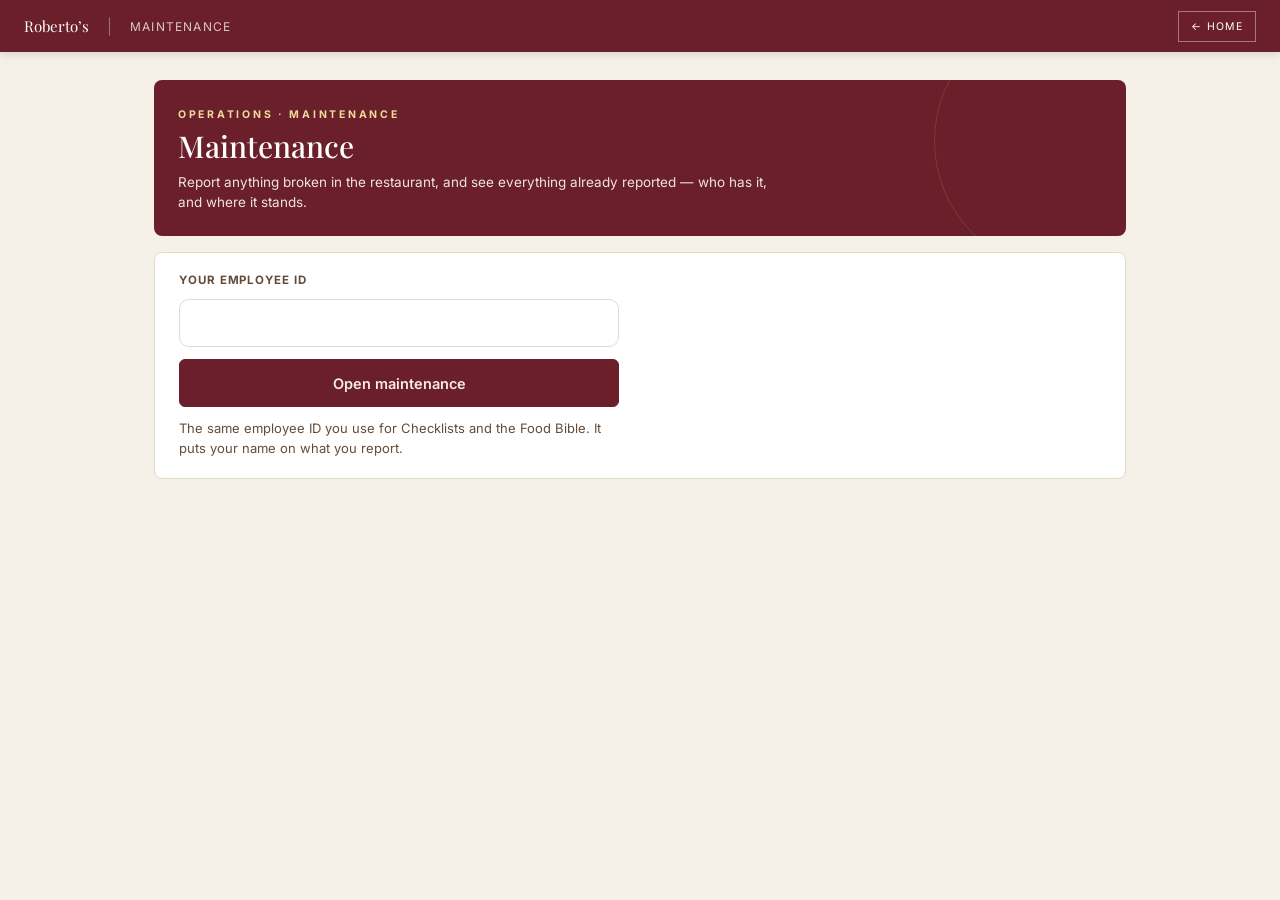
<file: foh-maintenance.html>
<!doctype html>
<html lang="en" translate="no">
<head>
<meta charset="utf-8">
<meta name="google" content="notranslate">
<meta name="viewport" content="width=device-width,initial-scale=1,viewport-fit=cover">
<title>Maintenance · Roberto's FOH</title>
<style>
@import url('https://fonts.googleapis.com/css2?family=Playfair+Display:ital,wght@0,400;0,600;1,400&family=Inter:wght@400;500;600;700&display=swap');
:root{
  --vino:#410207;--vino-mid:#5e0a10;--sabbia:#e1d3c2;--sabbia-light:#ede5d8;--sabbia-dark:#cfc0ad;
  --oliva:#4b5128;--oro:#ba9b02;--ink:#2a1a10;--cream:#f5ede0;
  --ground:#efe7db;--card:#fffaf2;--line:#dccdb9;--muted:#5f4c3d;
  --ok:#2f5d1e;--ok-bg:#e3ecd6;--part:#6e5400;--part-bg:#f4ead0;--err:#8f1d12;--err-bg:#fbe9e6;
  --info:#1f4a6e;--info-bg:#e2ecf4;--hold:#5a4a6e;--hold-bg:#ece6f2;
  --serif:'Cormorant Garamond',Georgia,serif;--sans:'DM Sans',-apple-system,'Segoe UI',Roboto,sans-serif;
  color-scheme:light;
}
*{box-sizing:border-box;-webkit-tap-highlight-color:transparent}
html,body{margin:0;background:var(--ground);color:var(--ink);font-family:var(--sans);font-size:15px}
button,input,select,textarea{font-family:inherit;color:inherit}
button:focus-visible,input:focus-visible,select:focus-visible,textarea:focus-visible{outline:3px solid var(--oro);outline-offset:2px}
.wrap{max-width:760px;margin:0 auto;padding:0 0 48px}
.bar{background:var(--vino);color:var(--cream);padding:14px 16px 12px;display:flex;justify-content:space-between;align-items:flex-start;gap:12px}
.bar .bt{min-width:0}
.bar .home{display:inline-block;color:var(--cream);font-size:12.5px;text-decoration:none;opacity:.85;padding:4px 0 6px}
.bar .t{font-family:var(--serif);font-size:24px;font-weight:600;line-height:1.1}
.bar .s{font-size:12.5px;opacity:.85;margin-top:3px}
.bar .me{flex:none;font-size:12.5px;opacity:.9;text-align:right;order:2;line-height:1.35}
.bar .me button{background:none;border:none;color:var(--cream);text-decoration:underline;cursor:pointer;font-size:12.5px;padding:8px 0 8px 10px;min-height:40px}
.tabs{display:flex;gap:6px;padding:10px 12px;border-bottom:1px solid var(--line);overflow-x:auto;background:var(--sabbia-light)}
.tab{flex:none;padding:9px 14px;border-radius:999px;font-size:13.5px;font-weight:600;border:1px solid var(--line);background:var(--card);color:var(--ink);cursor:pointer;min-height:40px}
.tab.on{background:var(--vino);color:var(--cream);border-color:var(--vino)}
.tab b{display:inline-block;min-width:20px;padding:1px 6px;margin-left:5px;border-radius:99px;background:var(--err);color:#fff;font-size:11.5px;text-align:center}
.body{padding:14px;display:flex;flex-direction:column;gap:10px}
.btn{font-weight:600;font-size:14.5px;border-radius:12px;padding:12px 16px;border:1px solid var(--vino);background:var(--vino);color:var(--cream);cursor:pointer;min-height:48px}
.btn.wide{width:100%}
.btn.ghost{background:transparent;color:var(--vino);border-color:var(--sabbia-dark)}
.btn.sm{padding:8px 12px;font-size:13px;min-height:40px;border-radius:10px}
.btn:disabled{opacity:.5;cursor:not-allowed}
.link{background:none;border:none;color:var(--vino);text-decoration:underline;cursor:pointer;font-size:13.5px;padding:8px 2px;min-height:40px;text-align:left}
.msg{font-size:14px;font-weight:500;line-height:1.5;padding:10px 12px;border-radius:10px}
.msg.bad{color:var(--err);background:var(--err-bg)} .msg.ok{color:var(--ok);background:var(--ok-bg)}
.hint{font-size:13px;color:var(--muted);line-height:1.5}
.empty{background:var(--card);border:1px dashed var(--sabbia-dark);border-radius:12px;padding:16px;color:var(--muted);line-height:1.6}
.chips{display:flex;gap:6px;flex-wrap:wrap}
.chip{font-size:12.5px;font-weight:600;padding:6px 11px;border-radius:99px;border:1px solid var(--line);background:var(--card);cursor:pointer;min-height:36px}
.chip.on{border-color:var(--vino);color:var(--vino);background:var(--cream)}
.card{border:1px solid var(--line);border-radius:14px;padding:12px 13px;background:var(--card);display:grid;grid-template-columns:minmax(0,1fr) auto;gap:3px 10px;text-align:left;width:100%;cursor:pointer;font-size:14px}
.card:hover{border-color:var(--vino-mid)}
.card .n{font-weight:700;font-size:15.5px;line-height:1.3}
.card .l{color:var(--muted);font-size:13px}
.card .m{grid-column:1/-1;color:var(--muted);font-size:12.5px;display:flex;gap:4px 10px;flex-wrap:wrap}
.card.over{border-left:4px solid var(--err)}
.card.test{border-style:dashed}
.pill{font-size:12px;font-weight:700;padding:4px 10px;border-radius:99px;align-self:start;white-space:nowrap}
.p-new{background:var(--err-bg);color:var(--err)} .p-acknowledged{background:var(--info-bg);color:var(--info)} .p-in_progress{background:var(--part-bg);color:var(--part)}
.p-on_hold{background:var(--hold-bg);color:var(--hold)} .p-completed{background:var(--ok-bg);color:var(--ok)} .p-tocheck{background:var(--part-bg);color:var(--part)}
.field{display:flex;flex-direction:column;gap:5px}
.field label,.k{font-size:11.5px;letter-spacing:.08em;text-transform:uppercase;color:var(--muted);font-weight:700}
.in,textarea,select{border:1px solid var(--line);border-radius:10px;padding:10px;font-size:15px;background:#fff;width:100%;min-height:44px}
textarea{min-height:66px;line-height:1.45;resize:vertical}
.auto{border:1px solid var(--line);border-radius:10px;padding:10px 12px;background:var(--sabbia-light);font-size:14px;display:flex;justify-content:space-between;gap:8px;align-items:center;min-height:44px}
.auto i{font-style:normal;color:var(--muted);font-size:12px;white-space:nowrap}
.two{display:grid;grid-template-columns:minmax(0,1fr) minmax(0,1fr);gap:8px}
.media{display:flex;gap:8px;flex-wrap:wrap}
.th{width:72px;height:72px;border-radius:10px;background:#4a3c30;color:#fff;display:grid;place-items:center;font-size:11px;font-weight:600;position:relative;overflow:hidden;border:none;padding:0;cursor:pointer}
.th img,.th video{width:100%;height:100%;object-fit:cover;display:block}
.th .play{position:absolute;inset:0;display:grid;place-items:center;font-size:22px;text-shadow:0 1px 4px rgba(0,0,0,.6);pointer-events:none}
.th .x{position:absolute;top:2px;right:2px;width:24px;height:24px;border-radius:99px;background:rgba(0,0,0,.6);color:#fff;border:none;font-size:14px;line-height:1;cursor:pointer}
.add{width:72px;height:72px;border-radius:10px;border:1.5px dashed var(--sabbia-dark);display:grid;place-items:center;text-align:center;font-size:11.5px;color:var(--vino);font-weight:600;background:var(--card);line-height:1.2;cursor:pointer;padding:4px}
.note{font-size:13px;background:var(--cream);border-radius:8px;padding:8px 10px;border-left:3px solid var(--oro);line-height:1.45}
.warn{font-size:13px;background:var(--err-bg);color:var(--err);border-radius:8px;padding:8px 10px;line-height:1.45}
.head{padding:12px 14px;border-bottom:1px solid var(--line);background:var(--sabbia-light);display:grid;gap:8px}
.steps{display:grid;grid-template-columns:repeat(5,minmax(0,1fr));gap:4px}
.st{font-size:10.5px;text-align:center;font-weight:700;color:var(--muted);line-height:1.25}
.st::before{content:"";display:block;height:6px;border-radius:99px;background:var(--sabbia-dark);margin-bottom:4px}
.st.d::before{background:var(--oliva)} .st.d{color:var(--ok)}
.st.c::before{background:var(--oro)} .st.c{color:var(--part)}
@media (max-width:420px){.st{font-size:10px;hyphens:manual;overflow-wrap:normal}}
.st em{display:block;font-style:normal;font-weight:500;font-variant-numeric:tabular-nums}
.sec{margin:0 10px;border:1px solid var(--line);border-radius:12px;background:var(--card);overflow:hidden}
.sec h3{margin:0;padding:9px 12px;font-size:14px;font-weight:700;background:var(--sabbia-light);display:flex;justify-content:space-between;align-items:center;gap:8px}
.sec h3 small{font-weight:600;color:var(--muted);font-size:12px;text-align:right}
.sec .in2{padding:10px 12px;display:grid;gap:8px}
.kv{display:grid;grid-template-columns:118px minmax(0,1fr);gap:4px 10px;font-size:13.5px;margin:0}
.kv dt{color:var(--muted);font-size:12px;font-weight:600;padding-top:1px}
.kv dd{margin:0;white-space:pre-wrap;overflow-wrap:anywhere}
.sign{border:1.5px dashed var(--sabbia-dark);border-radius:12px;padding:10px 12px;display:grid;gap:6px;background:var(--card);font-size:13.5px}
.sign.done{border-style:solid;border-color:var(--ok);background:var(--ok-bg);color:var(--ok)}
.sign .code{display:flex;gap:8px}
.sign .code .in{font-size:20px;letter-spacing:4px;flex:1;min-width:0}
.acts{display:flex;gap:6px;flex-wrap:wrap;align-items:center}
.foot{padding:12px 14px;display:flex;gap:8px;flex-wrap:wrap}
.foot .btn{flex:1}
.signin{max-width:420px;background:var(--card);border:1px solid var(--line);border-radius:14px;padding:16px;display:grid;gap:12px;margin:16px}
.signin input{font-size:22px;letter-spacing:4px}
.viewer{position:fixed;inset:0;background:rgba(20,8,4,.92);z-index:50;display:flex;flex-direction:column}
.viewer .vb{display:flex;justify-content:flex-end;padding:8px}
.viewer .vb button{background:var(--cream);color:var(--vino);border:none;border-radius:10px;padding:10px 16px;font-weight:700;min-height:44px;cursor:pointer}
.viewer .vm{flex:1;min-height:0;display:grid;place-items:center;padding:8px}
.viewer img,.viewer video{max-width:100%;max-height:100%;object-fit:contain}
:root{--vino:#6B1F2A;--vino-mid:#4A1520;--ground:#F5F0E8;--card:#fff;--line:#e4d9c9;--sabbia-light:#FAF7F2;--sabbia-dark:#d4c5b4;
  --oro:#C9A84C;--gold:#C9A84C;--gold-ink:#3a0f16;--kick:#F0DC9A;--ink:#2C1810;--muted:#644c3a;--cream:#f5ede0;
  --serif:'Playfair Display',Georgia,serif;--sans:'Inter',-apple-system,'Segoe UI',Roboto,sans-serif}
/* ── house look, 7 Oct 2026 — the same on FOH and Kitchen Maintenance (only fonts and colours differ) ── */
html,body{background:var(--ground)}
.wrap{max-width:none;padding:0 0 56px}
#root>*:not(.topbar){width:min(972px,calc(100% - 32px));margin-left:auto;margin-right:auto}
.topbar{background:var(--vino);height:52px;padding:0 24px;display:flex;align-items:center;justify-content:space-between;box-shadow:0 2px 8px rgba(44,24,16,.15);position:sticky;top:0;z-index:20}
.topbar .tl{display:flex;align-items:center;gap:18px;min-width:0}
.topbar .logo{font-family:var(--serif);color:#fff;font-size:15px;text-decoration:none}
.topbar .sep{color:rgba(255,255,255,.35)}
.topbar .tsec{font-size:12px;letter-spacing:.1em;text-transform:uppercase;color:rgba(255,255,255,.75)}
.topbar .tb{border:1px solid rgba(255,255,255,.4);color:#fff;font-size:10.5px;letter-spacing:.12em;text-transform:uppercase;padding:8px 12px;text-decoration:none;white-space:nowrap}
.hero{background:var(--vino);color:#fff;border-radius:8px;padding:28px 24px 24px;margin-top:28px;position:relative;overflow:hidden}
.hero::after{content:"";position:absolute;right:-70px;top:-70px;width:260px;height:260px;border-radius:50%;border:1px solid rgba(201,168,76,.2);pointer-events:none}
.hero .kick{font-size:10.5px;letter-spacing:.26em;text-transform:uppercase;color:var(--kick);font-weight:700;padding-right:150px}
.hero .ht{font-family:var(--serif);font-size:30px;line-height:1.15;margin-top:8px;font-weight:500}
.hero .hs{font-size:13.5px;color:rgba(255,255,255,.88);margin-top:8px;max-width:600px;line-height:1.5}
.hme{position:absolute;right:20px;top:16px;font-size:12px;color:rgba(255,255,255,.88);text-align:right;line-height:1.4;z-index:1}
.hme button{display:block;margin-left:auto;background:none;border:0;color:#fff;text-decoration:underline;font-size:12px;cursor:pointer;padding:6px 0;min-height:32px}
.hrow{display:flex;align-items:center;gap:14px;margin-top:22px;flex-wrap:wrap;position:relative;z-index:1}
.gold{background:var(--gold);color:var(--gold-ink);border:0;border-radius:6px;padding:13px 22px;font:700 14.5px var(--sans);cursor:pointer;min-height:48px}
.hstats{display:flex;margin-left:auto;border:1px solid rgba(255,255,255,.22);border-radius:6px}
.hstat{padding:8px 18px;border-left:1px solid rgba(255,255,255,.22)}.hstat:first-child{border-left:0}
.hstat b{display:block;font-family:var(--serif);font-size:23px;font-weight:500;color:#fff;line-height:1.2}
.hstat i{font-style:normal;font-size:10px;letter-spacing:.14em;text-transform:uppercase;color:rgba(255,255,255,.82)}
.hstat.hot b{color:var(--kick)}
.body{padding:16px 0 0}
.head{margin-top:14px;border:1px solid var(--line);border-radius:8px;background:var(--card)}
.sec{margin:0;border-radius:8px}
.signin{margin:16px 0 0;border-radius:8px;max-width:none;grid-template-columns:minmax(0,440px);padding:20px 24px}
.btn{border-radius:6px}
.btn.sm{border-radius:6px}
.tabs{background:none;border:0;padding:16px 0 0;gap:8px}
.tab{border-radius:6px;background:var(--card)}
.fbar{display:flex;align-items:center;gap:10px;flex-wrap:wrap}
.chips{gap:8px}
.chip{border:1px solid var(--vino);color:var(--vino);background:transparent;font-size:13px;font-weight:600;padding:7px 15px;min-height:40px}
.chip small{opacity:.75;margin-left:4px;font-weight:500}
.chip.on{background:var(--vino);color:#fff;border-color:var(--vino)}
.q{margin-left:auto;width:250px;border:1px solid var(--sabbia-dark);background:#fff;border-radius:6px;padding:10px 12px;font-size:14px;min-height:42px}
.h2{font-family:var(--serif);font-size:18px;margin:8px 0 0;padding-bottom:8px;border-bottom:1px solid var(--line);display:flex;justify-content:space-between;align-items:baseline;gap:8px}
.h2 span{font:12px var(--sans);color:var(--muted)}
.jc{background:#fff;border:1px solid var(--line);border-left:3px solid var(--vino);border-radius:6px;padding:14px 16px;display:grid;grid-template-columns:64px minmax(0,1fr) auto;gap:14px;align-items:center;width:100%;text-align:left;cursor:pointer;box-shadow:0 2px 12px rgba(44,24,16,.05);font:inherit;color:inherit}
.jc:hover{border-color:var(--sabbia-dark)}
.jc.s-new{border-left-color:#b3261e}.jc.s-acknowledged{border-left-color:var(--vino)}.jc.s-in_progress{border-left-color:#315F7C}
.jc.s-on_hold{border-left-color:#7A6248}.jc.s-tocheck{border-left-color:var(--gold)}.jc.s-closed{border-left-color:#2f5d1e}
.jc.over{box-shadow:inset 0 0 0 2px #b3261e}.jc.test{border-style:dashed}
.jt{width:64px;height:64px;border-radius:5px;overflow:hidden;position:relative;background:var(--sabbia-light);border:1px dashed var(--sabbia-dark);display:grid;place-items:center;font-size:11px;color:var(--muted);text-align:center;line-height:1.2}
.jt.img{border:0}
.jt img{width:100%;height:100%;object-fit:cover;display:block}
.jt i{position:absolute;right:3px;bottom:3px;background:rgba(0,0,0,.6);color:#fff;font-style:normal;font-size:10.5px;font-weight:700;border-radius:4px;padding:1px 5px}
.ct{font-family:var(--serif);font-size:17px;line-height:1.3;color:var(--ink)}
.cm{font-size:13px;color:var(--ink);margin-top:3px}
.cx{font-size:12px;color:var(--muted);margin-top:5px;line-height:1.45}
.pill{font-size:10.5px;letter-spacing:.12em;text-transform:uppercase;font-weight:700;padding:5px 10px;align-self:center}
.p-closed{background:#e3ecd6;color:#2f5d1e}
.p-in_progress{background:#e2ecf4;color:#1f4a6e}.p-tocheck{background:#f4ead0;color:#6e5400}
.foot{padding:16px 0}
@media (max-width:700px){
  .topbar{padding:0 14px}.topbar .tsec,.topbar .sep{display:none}
  .hero{padding:22px 18px 18px;margin-top:16px}.hero .ht{font-size:26px}.hero .kick{padding-right:110px}
  .hme{position:static;display:flex;justify-content:space-between;align-items:center;gap:10px;text-align:left;margin:-8px 0 10px;padding-bottom:8px;border-bottom:1px solid rgba(255,255,255,.18)}
  .hme button{margin:0;flex:none}.hero .kick{padding-right:0}
  .gold{width:100%}.hstats{margin-left:0;width:100%}.hstat{flex:1;padding:8px 10px}.hstat i{font-size:9.5px;letter-spacing:.1em}
  .fbar{flex-direction:column;align-items:stretch}.q{width:100%;margin-left:0;order:-1}
  .chips{flex-wrap:nowrap;overflow-x:auto;padding-bottom:2px}.chip{flex:none}
  .jc{grid-template-columns:52px minmax(0,1fr);gap:12px;padding:12px 14px}.jt{width:52px;height:52px}.jc .pill{grid-column:2;justify-self:start}
}
[hidden]{display:none!important}
@media (prefers-reduced-motion:reduce){*{transition:none!important}}
</style>
</head>
<body>
<div id="root" class="wrap"><div class="body">Loading…</div></div>
<input type="file" id="pick" accept="image/*,video/*" multiple hidden>
<script>
/* ════════════════════════════════════════════════════════════════════════════
   FOH MAINTENANCE — Alessandro through Tell us, 29 Sep 2026 (inbox c4ff2eae): "a section dedicated
   to the maintenance work that needs to be done inside the restaurant ... that everyone can be
   aware of what has been already reported and what is not".
   A port of the Kitchen's Maintenance page (maintenance.html in the Kitchen repo). Francesco, 7 Oct
   2026: FOH has its OWN list; the FOH managers sign off a repair; the technician is Oliver from
   when he starts (a row in fmaint_people — no deploy needed to add him).
   · Anyone with a FOH employee ID reports a problem (where, what, what is wrong, photos or video)
     and sees every job card already reported, and where it stands.
   · The technician opening a card is the moment it was READ: New becomes Acknowledged. He moves it
     In progress / On hold, writes the assessment, and completes it signing with his employee ID.
   · A completed card stays open until a FOH manager checks the repair and signs (not the person
     who signed as technician), or sends it back.
   No technician yet: a new card emails the managers instead, so nothing is reported into silence.
   Schema + rules: foh-maintenance-schema.sql. Emails: supabase/functions/foh-maint-notify.
   ════════════════════════════════════════════════════════════════════════════ */
// DEV site: the same write guard as foh-core.js (same localStorage switch), so testing on the dev
// link never files a real job card. Reads still work there.
var DEV_READ_ONLY = location.pathname.indexOf('/robertos-foh-dev/') === 0 && (function(){ try { return localStorage.getItem('foh-dev-writes') !== '1'; } catch(e){ return true; } })();
window.DEV_READ_ONLY = DEV_READ_ONLY;
var SB_URL = 'https://paoaivwtkzujmrgrfjuq.supabase.co';
var SB_KEY = 'eyJhbGciOiJIUzI1NiIsInR5cCI6IkpXVCJ9.eyJpc3MiOiJzdXBhYmFzZSIsInJlZiI6InBhb2Fpdnd0a3p1am1yZ3JmanVxIiwicm9sZSI6ImFub24iLCJpYXQiOjE3ODEwNzAxMzAsImV4cCI6MjA5NjY0NjEzMH0.VynG9PBeIaqRG2lkMEuzskkcB11EhR-UfO9eGYsaUxk';
var EMPLS = 'fohMaintEmp', EMPFOR = 12*60*60*1000;   // remembered on this device for 12 hours
var MAX_FILE = 50*1024*1024, MAX_FILES = 8;
var STATUS = { new:'New', acknowledged:'Acknowledged', in_progress:'In progress', on_hold:'On hold', completed:'Completed' };
var FILTERS = [['open','Open'],['new','New'],['in_progress','In progress'],['on_hold','On hold'],['tocheck','To sign off'],['closed','Closed']];

var qs = new URLSearchParams(location.search);
var S = { q:'', emp:null, me:null, err:'', ok:'', view:'list', tab:'cards', filter:'open', list:null, card:null,
          places:null, rep:null, d:{}, hold:false, completing:false, sendBack:false,
          busy:false, tryEmp:'', wantCard:qs.get('card') || '', viewer:null };

function esc(s){ return String(s==null?'':s).replace(/[&<>"]/g,function(c){ return {'&':'&amp;','<':'&lt;','>':'&gt;','"':'&quot;'}[c]; }); }
function $(id){ return document.getElementById(id); }
function api(path, opts){
  opts = opts || {};
  var h = { apikey:SB_KEY, Authorization:'Bearer '+SB_KEY, 'Content-Type':'application/json' };
  return fetch(SB_URL + '/rest/v1/' + path, { method:opts.method||'GET', headers:h,
      body: opts.body ? JSON.stringify(opts.body) : undefined, cache:'no-store' })
    .then(function(r){ return r.text().then(function(t){
      var j = null; try { j = t ? JSON.parse(t) : null; } catch(e){}
      if (!r.ok) { var e = new Error((j && (j.message || j.error)) || ('HTTP ' + r.status)); e.status = r.status; throw e; }
      return j; }); });
}
/* Reads go as GET (so the DEV site still browses — dev-guard blocks every POST there); every write is a POST. */
function get(fn, args){
  var q = Object.keys(args).map(function(k){ return k + '=' + encodeURIComponent(args[k] == null ? '' : args[k]); }).join('&');
  return api('rpc/' + fn + '?' + q);
}
function post(fn, args){
  if (DEV_READ_ONLY) return Promise.reject(new Error('DEV site is read-only'));
  return api('rpc/' + fn, { method:'POST', body:args });
}
function say(err){
  var m = String(err && err.message || err);
  if (/no_emp/.test(m)) return 'That employee ID is not in the FOH staff list. Check it, or ask your manager to have it added.';
  if (/bad_code/.test(m)) return 'That is not your employee ID. Type your own to sign.';
  if (/not_tech/.test(m)) return 'Only the maintenance technician can do this.';
  if (/not_manager/.test(m)) return 'Only a FOH manager can check a repair.';
  if (/same_person/.test(m)) return 'The manager who checks the repair cannot be the technician who signed it.';
  if (/closed/.test(m)) return 'This job card is closed, so it cannot change.';
  if (/not_completed/.test(m)) return 'The technician has not completed this job yet.';
  if (/completed/.test(m)) return 'This job is completed and waiting for a manager’s check, so it cannot change now.';
  if (/no_location/.test(m)) return 'Say where exactly the problem is.';
  if (/no_equipment/.test(m)) return 'Say which equipment or item is affected.';
  if (/no_problem/.test(m)) return 'Say what is wrong.';
  if (/no_work/.test(m)) return 'Write what work was done.';
  if (/no_cost/.test(m)) return 'Type the final cost in dirhams (0 if there was none).';
  if (/bad_amount/.test(m)) return 'Type the amount in dirhams with no commas, for example 1800 or 1800.50.';
  if (/no_note/.test(m)) return 'Say what is still wrong, so the technician knows.';
  if (/bad_media/.test(m)) return 'A photo or video did not upload properly. Remove it and add it again.';
  if (/no_card/.test(m)) return 'This job card is no longer there. Go back to the list.';
  if (/read-only/i.test(m)) return 'This is the DEV site, which cannot save anything. Use the live FOH app.';
  if (/Failed to fetch|NetworkError|Load failed/i.test(m)) return 'No connection. Nothing was saved. Try again when the signal is back.';
  return 'Something went wrong: ' + m;
}
var TZ = { timeZone:'Asia/Dubai' };
function when(t){ return t ? new Date(t).toLocaleString('en-GB', { timeZone:'Asia/Dubai', day:'numeric', month:'short', hour:'2-digit', minute:'2-digit', hour12:false }).replace(',', '') : ''; }
function dayOf(d){ return d ? new Date(d + 'T12:00:00Z').toLocaleDateString('en-GB', { day:'numeric', month:'short' }) : ''; }
function jc(n){ return 'JC-' + String(n).padStart(4, '0'); }
// "Equipment: problem" — but a calendar card's problem already starts with the job's name
function titleOf(c, max){
  var p = String(c.problem || ''), t = p.toLowerCase().indexOf(String(c.equipment || '').toLowerCase()) === 0 ? p : c.equipment + ': ' + p;
  return t.length > max ? t.slice(0, max - 1) + '…' : t;
}
function aed(v){ return v == null ? '' : 'AED ' + Number(v).toLocaleString('en-GB', { minimumFractionDigits:2, maximumFractionDigits:2 }); }
function okAmount(v){ return /^\d{1,7}(\.\d{1,2})?$/.test(String(v).trim()); }
function mediaUrl(p){ return SB_URL + '/storage/v1/object/public/fmaint-media/' + p.split('/').map(encodeURIComponent).join('/'); }
function todayIso(){ return new Date().toLocaleDateString('en-CA', TZ); }

/* ── signing in ── */
function remembered(){
  try { var v = JSON.parse(localStorage.getItem(EMPLS) || 'null');
        if (v && v.emp && (Date.now() - v.at) < EMPFOR) return v.emp; } catch(e){}
  return null;
}
function signIn(emp){
  emp = String(emp || '').trim(); S.tryEmp = emp;
  if (!emp) { S.err = 'Type your employee ID.'; return draw(); }
  S.err = ''; S.busy = true; draw();
  return get('fmaint_me', { p_emp:emp }).then(function(me){
    S.emp = emp; S.me = me;
    try { localStorage.setItem(EMPLS, JSON.stringify({ emp:emp, at:Date.now() })); } catch(e){}
    S.busy = false;
    if (S.wantCard) { var id = S.wantCard; S.wantCard = ''; return openCard(id); }
    return loadList().then(draw);
  }).catch(function(e){ S.busy = false; S.err = say(e); S.me = null; draw(); });
}
function signOut(){
  try { localStorage.removeItem(EMPLS); } catch(e){}
  S.emp = null; S.me = null; S.list = null; S.card = null; S.view = 'list'; S.tab = 'cards'; S.tryEmp = ''; S.err = ''; S.ok = ''; S.rep = null; S.d = {}; draw();
}

/* ── data ── */
function loadList(){ return get('fmaint_list', { p_emp:S.emp }).then(function(r){ S.list = (r && r.cards) || []; }); }
function loadCard(id){ return get('fmaint_get', { p_emp:S.emp, p_id:id }).then(function(r){ S.card = r; }); }
function loadPlaces(){ return get('fmaint_places', { p_emp:S.emp }).then(function(r){ S.places = r; }); }

/* ── drawing ── */
function draw(){
  var root = $('root');
  var y = window.scrollY;
  var ae = document.activeElement, keep = ae && ae.id && (ae.tagName === 'TEXTAREA' || ae.tagName === 'INPUT') && ae.type !== 'file' ? { id:ae.id, s:ae.selectionStart } : null;
  root.innerHTML = !S.me ? drawSign() : S.view === 'report' ? drawReport() : S.view === 'card' ? drawCard() : drawList();
  if (keep) { var el = $(keep.id); if (el) { el.focus(); try { el.setSelectionRange(keep.s, keep.s); } catch(e){} } }
  window.scrollTo(0, y);
  drawViewer();
}
function barHtml(title, sub, extra){
  var role = S.me ? (S.me.tech ? 'Technician' : S.me.manager ? 'Manager' : '') : '';
  var me = S.me ? '<div class="hme">' + esc(S.me.name) + (role ? ' · ' + role : '') + '<button id="out" type="button">Not you?</button></div>' : '';
  return '<div class="topbar"><div class="tl"><a class="logo" href="./">Roberto’s</a><span class="sep">|</span><span class="tsec">Maintenance</span></div>' +
    '<a class="tb" href="./">← Home</a></div>' +
    '<div class="hero">' + me + '<div class="kick">Operations · Maintenance</div><div class="ht">' + esc(title) + '</div>' +
    (sub ? '<div class="hs">' + esc(sub) + '</div>' : '') + (extra || '') + '</div>';
}
function msgs(){
  return (S.err ? '<div class="msg bad" role="alert">' + esc(S.err) + '</div>' : '') +
         (S.ok ? '<div class="msg ok" role="status">' + esc(S.ok) + '</div>' : '');
}
function drawSign(){
  return barHtml('Maintenance', 'Report anything broken in the restaurant, and see everything already reported — who has it, and where it stands.') +
    '<form class="signin" id="fsign"><label class="k" for="emp">Your employee ID</label>' +
    '<input id="emp" class="in" inputmode="numeric" autocomplete="off" enterkeyhint="go" value="' + esc(S.tryEmp) + '">' +
    '<button class="btn" type="submit"' + (S.busy ? ' disabled' : '') + '>Open maintenance</button>' + msgs() +
    '<div class="hint">The same employee ID you use for Checklists and the Food Bible. It puts your name on what you report.</div></form>';
}
function openCount(){ return (S.list || []).filter(function(c){ return !c.checked_at; }).length; }
function tabsHtml(){ return ''; }
function stKey(c){ return c.checked_at ? 'closed' : c.status === 'completed' ? 'tocheck' : c.status; }
function pillOf(c){
  var k = stKey(c);
  if (k === 'closed') return '<span class="pill p-closed">Closed ✓</span>';
  if (k === 'tocheck') return '<span class="pill p-tocheck">To sign off</span>';
  return '<span class="pill p-' + c.status + '">' + STATUS[c.status] + '</span>';
}
function inFilter(c, f){
  if (f === 'open') return !c.checked_at;
  if (f === 'tocheck') return c.status === 'completed' && !c.checked_at;
  if (f === 'closed') return !!c.checked_at;
  return c.status === f && !c.checked_at;
}
// The header card carries the main action and the counts; the list below filters and searches.
function heroActions(){
  var L = S.list || [], n = function(f){ return L.filter(function(c){ return inFilter(c, f); }).length; };
  var st = [['open','Open'],['new','New'],['in_progress','In progress'],['tocheck','To sign off']];
  return '<div class="hrow"><button class="gold" type="button" id="newrep">+ Report a problem</button>' +
    (S.list ? '<div class="hstats">' + st.map(function(x){ var v = n(x[0]);
      return '<div class="hstat' + (x[0] === 'new' && v ? ' hot' : '') + '"><b>' + v + '</b><i>' + x[1] + '</i></div>'; }).join('') + '</div>' : '') + '</div>';
}
function thumbHtml(c){
  if (c.thumb) return '<span class="jt img"><img src="' + mediaUrl(c.thumb) + '" alt="" loading="lazy">' + (c.media > 1 ? '<i>' + c.media + '</i>' : '') + '</span>';
  if (c.videos) return '<span class="jt">' + c.videos + (c.videos === 1 ? ' video' : ' videos') + '</span>';
  return '<span class="jt">no photo</span>';
}
function drawList(){
  var L = S.list || [], f = S.filter, q = String(S.q || '').trim().toLowerCase();
  var shown = L.filter(function(c){
    return inFilter(c, f) && (!q || [jc(c.card_no), c.equipment, c.problem, c.location, c.reported_by, c.tech_name].join(' ').toLowerCase().indexOf(q) >= 0);
  });
  var lab = (FILTERS.filter(function(x){ return x[0] === f; })[0] || ['', ''])[1];
  var html = barHtml('Maintenance', 'Report anything broken in the restaurant, and see everything already reported — who has it, and where it stands.', heroActions()) + tabsHtml() + '<div class="body">' + msgs() +
    '<div class="fbar"><div class="chips">' + FILTERS.map(function(x){
      var n = L.filter(function(c){ return inFilter(c, x[0]); }).length;
      return '<button class="chip' + (f === x[0] ? ' on' : '') + '" type="button" data-f="' + x[0] + '" aria-pressed="' + (f === x[0]) + '">' + x[1] + (n ? '<small>' + n + '</small>' : '') + '</button>'; }).join('') + '</div>' +
    '<input id="q" class="q" type="search" autocomplete="off" placeholder="Search: chair, table 12, light…" aria-label="Search the job cards" value="' + esc(S.q || '') + '"></div>' +
    '<div class="h2">' + (f === 'open' ? 'Open job cards' : lab) + '<span>newest first</span></div>';
  if (!S.list) html += '<div class="hint">Reading the job cards…</div>';
  else if (!shown.length) html += '<div class="empty">' + (q ? 'No job card matches “' + esc(S.q.trim()) + '”.' : f === 'open' ? 'No open job cards. Anything broken? Report it with the button above.' : 'No job cards here.') + '</div>';
  else html += shown.map(function(c){
      var cal = c.source === 'calendar', over = cal && c.due && !c.checked_at;
      var meta = [jc(c.card_no)];
      meta.push(cal ? 'From the calendar' : 'Reported by ' + esc(c.reported_by) + ' · ' + esc(when(c.reported_at)));
      if (c.tech_name && c.status !== 'new' && !c.checked_at) meta.push(esc(c.tech_name));
      if (c.status === 'on_hold' && c.hold_reason && !c.checked_at) meta.push('On hold: ' + esc(c.hold_reason));
      if (c.checked_at) meta.push('Checked by ' + esc(c.checked_by) + ' · ' + esc(when(c.checked_at)));
      if (c.is_test) meta.push('TEST');
      return '<button class="jc s-' + stKey(c) + (over ? ' over' : '') + (c.is_test ? ' test' : '') + '" type="button" data-open="' + c.id + '">' + thumbHtml(c) +
        '<span><span class="ct">' + esc(titleOf(c, 90)) + '</span><span class="cm" style="display:block"><b>' + esc(c.location) + '</b></span>' +
        '<span class="cx" style="display:block">' + meta.join(' · ') + '</span></span>' + pillOf(c) + '</button>';
    }).join('');
  return html + '</div>';
}
/* ── report a problem ── */
function newReport(){
  var fid = (crypto.randomUUID ? crypto.randomUUID() : 'xxxxxxxx-xxxx-4xxx-8xxx-xxxxxxxxxxxx'.replace(/x/g, function(){ return (Math.random()*16|0).toString(16); }));
  S.rep = { folder:fid, location:'', equipment:'', problem:'', files:[], at:new Date().toISOString() };
  S.view = 'report'; S.err = ''; S.ok = ''; window.scrollTo(0,0); draw();
  if (!S.places) loadPlaces().then(draw).catch(function(){});
}
function drawReport(){
  var r = S.rep, P = S.places || { locations:[], equipment:[] };
  return barHtml('Report a problem', 'Creates a job card') + '<form class="body" id="frep">' + msgs() +
    '<div class="two"><div class="auto">' + esc(S.me.name) + '<i>Reported by</i></div><div class="auto">' + esc(when(r.at)) + '<i>Now</i></div></div>' +
    '<div class="field"><label for="r-loc">Where exactly</label><input id="r-loc" class="in" list="dl-loc" autocomplete="off" placeholder="e.g. Restaurant: table 12" value="' + esc(r.location) + '" data-r="location"></div>' +
    '<datalist id="dl-loc">' + P.locations.map(function(v){ return '<option value="' + esc(v) + '">'; }).join('') + '</datalist>' + '<div id="already">' + alreadyHtml(r.location) + '</div>' +
    '<div class="field"><label for="r-eq">Equipment or item</label><input id="r-eq" class="in" list="dl-eq" autocomplete="off" placeholder="e.g. Air conditioning, chair, light" value="' + esc(r.equipment) + '" data-r="equipment"></div>' +
    '<datalist id="dl-eq">' + P.equipment.map(function(v){ return '<option value="' + esc(v) + '">'; }).join('') + '</datalist>' +
    '<div class="field"><label for="r-pr">What is wrong</label><textarea id="r-pr" data-r="problem" placeholder="What you see, since when, any error light or noise">' + esc(r.problem) + '</textarea></div>' +
    '<div class="field"><label>Photos or video</label><div class="media">' + r.files.map(function(f, i){
        return '<div class="th">' + (f.kind === 'video' ? '<video src="' + f.url + '" muted playsinline preload="metadata"></video><span class="play">▶</span>' : '<img src="' + f.url + '" alt="">') +
          '<button class="x" type="button" data-rmfile="' + i + '" aria-label="Remove">×</button></div>'; }).join('') +
      (r.files.length < MAX_FILES ? '<button class="add" type="button" id="addmedia">+ Add<br>photo / video</button>' : '') + '</div>' +
      '<div class="hint">Up to ' + MAX_FILES + '. A video can be up to 50 MB (about 30 seconds on a phone).</div></div>' +
    '<button class="btn wide" type="submit"' + (S.busy ? ' disabled' : '') + '>' + (S.busy ? esc(S.busy === true ? 'Sending…' : S.busy) : 'Send to maintenance') + '</button>' +
    '<div class="note">' + esc(whoIsTold()) + ' get' + toldVerb() + ' one email with the new cards within about half an hour, and everyone sees it in this list straight away.</div>' +
    '<button class="btn ghost" type="button" id="cancelrep">Cancel</button></form>';
}
// "Has it already been reported?" — the open cards for the place being typed, so nobody files the
// same broken light twice. Matches either way round: "Restaurant" finds "Restaurant: table 12".
function alreadyHtml(loc){
  var q = String(loc || '').trim().toLowerCase();
  if (q.length < 3 || !S.list) return '';
  var hit = S.list.filter(function(c){
    var l = String(c.location || '').toLowerCase();
    return !c.checked_at && (l.indexOf(q) >= 0 || q.indexOf(l) >= 0);
  });
  if (!hit.length) return '<div class="hint">Nothing open here yet.</div>';
  return '<div class="warn"><b>Already reported here, still open:</b>' + hit.slice(0, 6).map(function(c){
    return '<br>' + jc(c.card_no) + ' · ' + esc(titleOf(c, 70)) + ' · ' + (c.status === 'completed' ? 'Completed · to check' : STATUS[c.status]);
  }).join('') + (hit.length > 6 ? '<br>…and ' + (hit.length - 6) + ' more in the list' : '') + '<br><span class="hint">If yours is one of these, no need to report it again.</span></div>';
}
// Until a technician is set up, a new card goes to the managers (fmaint_queue does the same).
function namesAnd(a){ a = a || []; return a.length > 1 ? a.slice(0,-1).join(', ') + ' and ' + a[a.length-1] : (a[0] || ''); }
function whoIsTold(){ return namesAnd(S.me.techs && S.me.techs.length ? S.me.techs : S.me.managers) || 'The managers'; }
function toldVerb(){ var a = S.me.techs && S.me.techs.length ? S.me.techs : S.me.managers || []; return a.length === 1 ? 's' : ''; }
function listNames(a){ a = a || []; return a.length > 1 ? a.slice(0,-1).join(', ') + ' or ' + a[a.length-1] : (a[0] || ''); }

function shrink(file){
  // A phone photo is 3-5 MB; 1600 px JPEG is ~300 KB and plenty to see a fault. If the browser
  // cannot draw it (HEIC on a laptop), the original goes up as it is.
  return new Promise(function(res){
    if (!/^image\//.test(file.type) || /gif$/.test(file.type)) return res(file);
    var img = new Image(), u = URL.createObjectURL(file);
    img.onload = function(){
      var k = Math.min(1, 1600 / Math.max(img.naturalWidth, img.naturalHeight));
      var cv = document.createElement('canvas'); cv.width = Math.round(img.naturalWidth*k); cv.height = Math.round(img.naturalHeight*k);
      cv.getContext('2d').drawImage(img, 0, 0, cv.width, cv.height);
      URL.revokeObjectURL(u);
      cv.toBlob(function(b){ res(b && b.size < file.size ? b : file); }, 'image/jpeg', 0.82);
    };
    img.onerror = function(){ URL.revokeObjectURL(u); res(file); };
    img.src = u;
  });
}
function addFiles(list){
  var r = S.rep; if (!r) return;
  var files = [].slice.call(list || []), errs = [];
  var jobs = files.map(function(f){
    var kind = /^video\//.test(f.type) ? 'video' : /^image\//.test(f.type) ? 'photo' : null;
    if (!kind) { errs.push(f.name + ' is not a photo or a video.'); return null; }
    if (kind === 'video' && f.size > MAX_FILE) { errs.push('That video is ' + Math.round(f.size/1048576) + ' MB; the most is 50 MB. Record a shorter clip (about 30 seconds).'); return null; }
    return (kind === 'photo' ? shrink(f) : Promise.resolve(f)).then(function(b){
      if (b.size > MAX_FILE) { errs.push(f.name + ' is over 50 MB.'); return; }
      if (r.files.length >= MAX_FILES) { errs.push('Up to ' + MAX_FILES + ' photos and videos on one card.'); return; }
      var ext = kind === 'video' ? ((f.name.match(/\.([A-Za-z0-9]{2,5})$/) || [,'mp4'])[1]).toLowerCase() : (b.type === 'image/jpeg' ? 'jpg' : ((f.name.match(/\.([A-Za-z0-9]{2,5})$/) || [,'jpg'])[1]).toLowerCase());
      r.files.push({ blob:b, kind:kind, ext:ext, type:b.type || f.type || (kind === 'video' ? 'video/mp4' : 'image/jpeg'), size:b.size, url:URL.createObjectURL(b) });
    });
  }).filter(Boolean);
  return Promise.all(jobs).then(function(){ S.err = errs.join(' '); draw(); });
}
function upload(f, i){
  var name = 'c/' + S.rep.folder + '/' + (i+1) + '-' + Math.random().toString(36).slice(2,8) + '.' + f.ext;
  return fetch(SB_URL + '/storage/v1/object/fmaint-media/' + name, { method:'POST',
      headers:{ apikey:SB_KEY, Authorization:'Bearer ' + SB_KEY, 'Content-Type':f.type, 'x-upsert':'false', 'cache-control':'31536000' }, body:f.blob })
    .then(function(r){ if (!r.ok) return r.text().then(function(t){ throw new Error('upload: ' + (t || r.status)); });
      return { path:name, kind:f.kind, size:f.size }; });
}
function sendReport(){
  var r = S.rep;
  r.location = $('r-loc').value; r.equipment = $('r-eq').value; r.problem = $('r-pr').value;
  if (r.location.trim().length < 2) { S.err = say('no_location'); return draw(); }
  if (r.equipment.trim().length < 2) { S.err = say('no_equipment'); return draw(); }
  if (r.problem.trim().length < 3) { S.err = say('no_problem'); return draw(); }
  // The DEV guard blocks the card but NOT a file upload, so nothing uploads there: a stray file
  // with no card is the one thing worse than no photo.
  if (window.DEV_READ_ONLY) { S.err = say('read-only'); return draw(); }
  S.err = ''; S.busy = true; draw();
  var done = [], i = 0;
  function next(){
    if (i >= r.files.length) return Promise.resolve();
    S.busy = 'Uploading ' + (i+1) + ' of ' + r.files.length + '…'; draw();
    return upload(r.files[i], i).then(function(m){ done.push(m); i++; return next(); });
  }
  return next().then(function(){
    S.busy = 'Sending…'; draw();
    return post('fmaint_report', { p_emp:S.emp, p_location:r.location, p_equipment:r.equipment, p_problem:r.problem, p_media:done });
  }).then(function(res){
    r.files.forEach(function(f){ URL.revokeObjectURL(f.url); });
    S.rep = null; S.busy = false; S.view = 'list'; S.tab = 'cards'; S.filter = 'open';
    S.ok = jc(res.card_no) + ' sent to maintenance. ' + (res.is_test ? 'TEST card: only Francesco gets the email.' : whoIsTold() + ' get' + toldVerb() + ' it by email within about half an hour.');
    return loadList().then(draw);
  }).catch(function(e){ S.busy = false; S.err = say(e) + (done.length < r.files.length && /upload/.test(String(e.message)) ? ' Nothing was sent.' : ''); draw(); });
}

/* ── a job card ── */
function openCard(id){
  S.err = ''; S.ok = ''; S.hold = false; S.completing = false; S.sendBack = false; S.d = {};
  return loadCard(id).then(function(){
    S.view = 'card'; window.scrollTo(0,0); draw();
    var c = S.card.card;
    if (S.me.tech && !c.read_at && !window.DEV_READ_ONLY)
      return post('fmaint_read', { p_emp:S.emp, p_id:id }).then(function(row){ if (row) { S.card.card = row; draw(); } }).catch(function(){});
  }).catch(fail);
}
function dv(key, fallback){ return key in S.d ? S.d[key] : (fallback == null ? '' : fallback); }
function stepsHtml(c){
  var s = [
    ['New', c.reported_at, true],
    ['Acknow' + String.fromCharCode(173) + 'ledged', c.read_at, !!c.read_at],
    ['In progress', c.started_at, !!c.started_at],
    ['On hold', c.hold_at, !!c.hold_at],
    ['Completed', c.completed_at, !!c.completed_at]
  ];
  var cur = { new:0, acknowledged:1, in_progress:2, on_hold:3, completed:4 }[c.status];
  return '<div class="steps">' + s.map(function(x, i){
    var cls = i === cur ? (i === 4 && c.checked_at ? 'd' : 'c') : (x[2] ? 'd' : '');
    return '<div class="st ' + cls + '">' + x[0] + '<em>' + (x[2] ? esc(when(x[1])) : '') + '</em></div>'; }).join('') + '</div>';
}
function mediaHtml(list){
  if (!list || !list.length) return '';
  return '<div class="media">' + list.map(function(m, i){
    var u = mediaUrl(m.path);
    return '<button class="th" type="button" data-view="' + i + '" aria-label="Open ' + m.kind + '">' +
      (m.kind === 'video' ? '<video src="' + u + '#t=0.5" muted playsinline preload="metadata"></video><span class="play">▶</span>' : '<img src="' + u + '" alt="" loading="lazy">') + '</button>'; }).join('') + '</div>';
}
function drawCard(){
  var d = S.card, c = d.card, me = d.me, tech = me.tech, mgr = me.manager;
  var done = c.status === 'completed', closed = !!c.checked_at;
  var html = barHtml(jc(c.card_no), titleOf(c, 70)) +
    '<div class="head">' + stepsHtml(c) + '</div>' +
    '<div class="body" style="padding:10px 0">' + (S.err || S.ok ? '<div style="margin:0 10px">' + msgs() + '</div>' : '') +
    (c.is_test ? '<div style="margin:0 10px" class="note">TEST card: its emails go to Francesco only.</div>' : '');
  // 1 · report
  html += '<div class="sec"><h3>Report <small>' + esc(c.reported_by) + ' · ' + esc(when(c.reported_at)) + '</small></h3><div class="in2">' +
    '<dl class="kv"><dt>Location</dt><dd>' + esc(c.location) + '</dd><dt>Equipment</dt><dd>' + esc(c.equipment) + '</dd><dt>Problem</dt><dd>' + esc(c.problem) + '</dd></dl>' +
    mediaHtml(c.media) + '</div></div>';
  // 2 · status
  html += '<div class="sec"><h3>Status <small>' + (c.read_at ? 'read ' + esc(when(c.read_at)) : 'not read yet') + '</small></h3><div class="in2">' +
    '<dl class="kv"><dt>Technician</dt><dd>' + esc(c.tech_name || listNames(S.me.techs) || 'Not set up yet') + (c.tech_name ? '' : S.me.techs && S.me.techs.length ? ' <span class="hint">(not yet opened)</span>' : ' <span class="hint">(the managers were emailed)</span>') + '</dd>' +
    (c.status === 'on_hold' ? '<dt>On hold</dt><dd>' + esc(c.hold_reason || 'no reason given') + '</dd>' : '') + '</dl>' +
    (c.sent_back_at && !done ? '<div class="warn"><b>Sent back by ' + esc(c.sent_back_by) + '</b> · ' + esc(when(c.sent_back_at)) + '<br>' + esc(c.sent_back_note) + '</div>' : '');
  if (tech && !done && !closed) {
    if (S.hold) html += '<div class="field"><label for="hold-r">Why is it on hold?</label><input id="hold-r" class="in" placeholder="e.g. waiting for the part, waiting for the contractor" value="' + esc(dv('hold','')) + '" data-dk="hold"></div>' +
        '<div class="acts"><button class="btn sm" type="button" id="holdyes">Put on hold</button><button class="btn sm ghost" type="button" id="holdno">Cancel</button></div>';
    else html += '<div class="acts">' +
        (c.status === 'new' || c.status === 'acknowledged' ? '<button class="btn sm" type="button" data-step="start">Start work</button>' : '') +
        (c.status === 'on_hold' ? '<button class="btn sm" type="button" data-step="resume">Resume work</button>' : '') +
        (c.status !== 'on_hold' ? '<button class="btn sm ghost" type="button" id="hold">On hold</button>' : '') +
        (!S.completing ? '<button class="btn sm" type="button" id="complete">Mark completed →</button>' : '') + '</div>';
  }
  html += '</div></div>';
  // 3 · assessment
  var edit = tech && !done && !closed;
  html += '<div class="sec"><h3>Technician assessment <small>' + (c.assessed_by ? esc(c.assessed_by) + ' · ' + esc(when(c.assessed_at)) : '') + '</small></h3><div class="in2">';
  if (edit) {
    html += '<div class="field"><label for="a-diag">Diagnosis</label><textarea id="a-diag" data-dk="diagnosis">' + esc(dv('diagnosis', c.diagnosis)) + '</textarea></div>' +
      '<div class="field"><label for="a-cause">Possible cause</label><input id="a-cause" class="in" data-dk="cause" value="' + esc(dv('cause', c.cause)) + '"></div>' +
      '<div class="field"><label for="a-sol">Recommended solution</label><input id="a-sol" class="in" data-dk="solution" value="' + esc(dv('solution', c.solution)) + '"></div>' +
      '<div class="two"><div class="field"><label for="a-cost">Estimated cost (AED)</label><input id="a-cost" class="in" inputmode="decimal" data-dk="est_cost" placeholder="e.g. 450" value="' + esc(dv('est_cost', c.est_cost)) + '"></div>' +
      '<div class="field"><label for="a-time">Expected time</label><input id="a-time" class="in" data-dk="est_time" placeholder="e.g. 2 hours" value="' + esc(dv('est_time', c.est_time)) + '"></div></div>' +
      '<div class="field"><label for="a-parts">Parts / contractors</label><input id="a-parts" class="in" data-dk="parts" value="' + esc(dv('parts', c.parts)) + '"></div>' +
      '<div class="field"><label for="a-notes">Notes / recommendations</label><input id="a-notes" class="in" data-dk="notes" value="' + esc(dv('notes', c.notes)) + '"></div>' +
      '<div class="acts"><button class="btn sm" type="button" id="assess">Save assessment</button>' + (dirtyAssess() ? '<span class="hint">Not saved yet</span>' : '') + '</div>';
  } else if (c.assessed_at) {
    html += '<dl class="kv">' + [['Diagnosis', c.diagnosis], ['Possible cause', c.cause], ['Solution', c.solution], ['Estimated cost', aed(c.est_cost)],
      ['Expected time', c.est_time], ['Parts / contractors', c.parts], ['Notes', c.notes]].filter(function(x){ return x[1]; })
      .map(function(x){ return '<dt>' + x[0] + '</dt><dd>' + esc(x[1]) + '</dd>'; }).join('') + '</dl>';
  } else html += '<div class="hint">Not assessed yet.</div>';
  html += '</div></div>';
  // 4 · completion
  html += '<div class="sec"><h3>Completion <small>' + (done ? esc(when(c.completed_at)) : S.completing ? 'sign when the work is done' : 'opens at Mark completed') + '</small></h3><div class="in2">';
  if (done) {
    html += '<dl class="kv"><dt>Work completed</dt><dd>' + esc(c.work_done) + '</dd><dt>Final cost</dt><dd>' + esc(aed(c.final_cost)) + '</dd><dt>Completed at</dt><dd>' + esc(when(c.completed_at)) + '</dd></dl>' +
      '<div class="sign done"><b>Technician sign-off</b>Signed ' + esc(c.tech_signed_by) + ' · ' + esc(when(c.completed_at)) + '</div>';
    if (closed) html += '<div class="sign done"><b>Manager: repair checked</b>Signed ' + esc(c.checked_by) + ' · ' + esc(when(c.checked_at)) + '</div>';
    else {
      html += '<div class="sign"><b>Manager: repair checked</b><span class="hint">' + esc(listNames(S.me.managers) || 'A FOH manager') + ' only. The card stays open until one of them signs.</span>';
      if (mgr && !me.signed_as_tech) {
        if (S.sendBack) html += '<div class="field"><label for="sb-n">What is still wrong?</label><input id="sb-n" class="in" data-dk="sendback" value="' + esc(dv('sendback','')) + '"></div>' +
          '<div class="acts"><button class="btn sm" type="button" id="sbyes">Send back to the technician</button><button class="btn sm ghost" type="button" id="sbno">Cancel</button></div>';
        else html += '<div class="code"><input id="chk-code" class="in" inputmode="numeric" autocomplete="off" placeholder="Your employee ID" aria-label="Your employee ID" style="-webkit-text-security:disc"><button class="btn sm" type="button" id="check">Sign</button></div>' +
          '<button class="link" type="button" id="sendback">Not fixed? Send it back</button>';
      } else if (mgr) html += '<span class="hint">You signed this as the technician, so another manager checks it.</span>';
      html += '</div>';
    }
  } else if (S.completing && tech) {
    html += '<div class="field"><label for="c-work">Work completed</label><textarea id="c-work" data-dk="work_done">' + esc(dv('work_done','')) + '</textarea></div>' +
      '<div class="two"><div class="field"><label for="c-cost">Final cost (AED)</label><input id="c-cost" class="in" inputmode="decimal" data-dk="final_cost" placeholder="0 if none" value="' + esc(dv('final_cost', c.est_cost)) + '"></div>' +
      '<div class="auto">stamped when you sign<i>Completed at</i></div></div>' +
      '<div class="sign"><b>Technician sign-off</b><div class="code"><input id="t-code" class="in" inputmode="numeric" autocomplete="off" placeholder="Your employee ID" aria-label="Your employee ID" style="-webkit-text-security:disc"><button class="btn sm" type="button" id="techsign">Sign</button></div>' +
      '<button class="link" type="button" id="uncomplete">Not finished yet</button></div>' +
      '<div class="sign"><b>Manager: repair checked</b><span class="hint">' + esc(listNames(S.me.managers) || 'A FOH manager') + ', after you sign. They get an email.</span></div>';
  } else html += '<div class="hint">' + (tech ? 'Tap Mark completed when the work is done.' : 'The technician completes and signs this when the work is done. Then ' + esc(listNames(S.me.managers) || 'a manager') + ' checks it.') + '</div>';
  html += '</div></div></div>' +
    '<div class="foot"><button class="btn ghost" type="button" id="back">‹ All job cards</button></div>';
  return html;
}
function dirtyAssess(){ return ['diagnosis','cause','solution','est_cost','est_time','parts','notes'].some(function(k){ return k in S.d; }); }
function step(op, args, okMsg){
  S.err = ''; S.ok = ''; S.busy = true;
  return post('fmaint_step', { p_emp:S.emp, p_id:S.card.card.id, p_op:op, p_args:args || {} }).then(function(row){
    S.card.card = row; S.busy = false; if (okMsg) S.ok = okMsg; draw();
  }).catch(function(e){ S.busy = false; fail(e); });
}

/* ── media viewer ── */
function drawViewer(){
  var old = $('viewer'); if (old) old.remove();
  if (S.viewer == null || !S.card) return;
  var m = S.card.card.media[S.viewer]; if (!m) return;
  var u = mediaUrl(m.path), v = document.createElement('div');
  v.className = 'viewer'; v.id = 'viewer'; v.setAttribute('role', 'dialog'); v.setAttribute('aria-label', m.kind);
  v.innerHTML = '<div class="vb"><button type="button" id="vclose">Close</button></div><div class="vm">' +
    (m.kind === 'video' ? '<video src="' + u + '" controls playsinline autoplay></video>' : '<img src="' + u + '" alt="">') + '</div>';
  document.body.appendChild(v);
}

/* ── actions ── */
function fail(e){ S.err = say(e); S.ok = ''; draw(); }
function backToList(){
  S.view = 'list'; S.card = null; S.err = ''; S.ok = ''; S.d = {}; S.viewer = null;
  return loadList().then(draw).catch(fail);
}
document.addEventListener('submit', function(e){
  e.preventDefault();
  var f = e.target;
  if (f.id === 'fsign') return signIn($('emp').value);
  if (f.id === 'frep') return S.busy ? null : sendReport();
});
document.addEventListener('click', function(e){
  var b = e.target.closest('button'); if (!b || b.disabled) return;
  var ds = b.dataset;
  if (b.id === 'out') return signOut();
  if (b.id === 'vclose') { S.viewer = null; return drawViewer(); }
  if (ds.f) { S.filter = ds.f; return draw(); }
  if (b.id === 'newrep') return newReport();
  if (b.id === 'cancelrep') { if (S.rep) S.rep.files.forEach(function(f){ URL.revokeObjectURL(f.url); }); S.rep = null; S.view = 'list'; S.err = ''; return draw(); }
  if (b.id === 'addmedia') { S.rep.location = $('r-loc').value; S.rep.equipment = $('r-eq').value; S.rep.problem = $('r-pr').value; $('pick').value = ''; return $('pick').click(); }
  if (ds.rmfile) { var f = S.rep.files.splice(+ds.rmfile, 1)[0]; if (f) URL.revokeObjectURL(f.url); return draw(); }
  if (ds.open) return openCard(ds.open);
  if (b.id === 'back') return backToList();
  if (ds.view) { S.viewer = +ds.view; return drawViewer(); }
  if (ds.step) return step(ds.step, {}, ds.step === 'start' ? 'Work started.' : 'Work resumed.');
  if (b.id === 'hold') { S.hold = true; return draw(); }
  if (b.id === 'holdno') { S.hold = false; delete S.d.hold; return draw(); }
  if (b.id === 'holdyes') { var hr = $('hold-r').value; S.hold = false; delete S.d.hold; return step('hold', { reason:hr }, 'On hold.'); }
  if (b.id === 'complete') { S.completing = true; draw(); var w = $('c-work'); if (w) w.scrollIntoView({ block:'center' }); return; }
  if (b.id === 'uncomplete') { S.completing = false; return draw(); }
  if (b.id === 'assess') {
    var c = S.card.card, A = {};
    [['diagnosis','a-diag'],['cause','a-cause'],['solution','a-sol'],['est_cost','a-cost'],['est_time','a-time'],['parts','a-parts'],['notes','a-notes']].forEach(function(x){ A[x[0]] = $(x[1]).value; });
    if (A.est_cost.trim() && !okAmount(A.est_cost)) { S.err = say('bad_amount'); return draw(); }
    return step('assess', A, 'Assessment saved.').then(function(){ if (!S.err) ['diagnosis','cause','solution','est_cost','est_time','parts','notes'].forEach(function(k){ delete S.d[k]; }); draw(); });
  }
  if (b.id === 'techsign') {
    var wk = $('c-work').value, fc = $('c-cost').value, code = $('t-code').value;
    if (wk.trim().length < 3) { S.err = say('no_work'); return draw(); }
    if (!fc.trim()) { S.err = say('no_cost'); return draw(); }
    if (!okAmount(fc)) { S.err = say('bad_amount'); return draw(); }
    if (!code.trim()) { S.err = 'Type your employee ID to sign.'; return draw(); }
    return step('complete', { work_done:wk, final_cost:fc, code:code }, 'Completed and signed. ' + (S.card.card.is_test ? 'TEST card: only Francesco was emailed.' : (namesAnd(S.me.managers) || 'The managers') + (S.me.managers && S.me.managers.length === 1 ? ' has' : ' have') + ' been asked to check it.'))
      .then(function(){ if (!S.err) { S.completing = false; delete S.d.work_done; delete S.d.final_cost; draw(); } });
  }
  if (b.id === 'check') {
    var cc = $('chk-code').value; if (!cc.trim()) { S.err = 'Type your employee ID to sign.'; return draw(); }
    return step('check', { code:cc }, 'Repair checked. The job card is closed.');
  }
  if (b.id === 'sendback') { S.sendBack = true; return draw(); }
  if (b.id === 'sbno') { S.sendBack = false; return draw(); }
  if (b.id === 'sbyes') { var n = $('sb-n').value; if (n.trim().length < 3) { S.err = say('no_note'); return draw(); }
    return step('send_back', { note:n }, 'Sent back to the technician.').then(function(){ if (!S.err) { S.sendBack = false; delete S.d.sendback; draw(); } }); }
});
// Anything typed is kept in S.d, so the 30-second refresh and every redraw put it back.
document.addEventListener('input', function(e){
  var el = e.target;
  if (el.id === 'q') { S.q = el.value; return draw(); }
  if (el.dataset.dk) S.d[el.dataset.dk] = el.value;
  if (el.dataset.r && S.rep) S.rep[el.dataset.r] = el.value;
  // update only the box, never redraw the form: a redraw here would pull focus back from the next field
  if (el.id === 'r-loc' && $('already')) $('already').innerHTML = alreadyHtml(el.value);
});
document.addEventListener('change', function(e){
  if (e.target.id === 'pick') return addFiles(e.target.files);
  var el = e.target; if (el.dataset.dk) S.d[el.dataset.dk] = el.value;
});
document.addEventListener('keydown', function(e){ if (e.key === 'Escape' && S.viewer != null) { S.viewer = null; drawViewer(); } });

/* ── keep phones in step: a waiter reports on one phone, the technician works on another ── */
function typing(){
  var a = document.activeElement;
  return a && (a.tagName === 'INPUT' || a.tagName === 'TEXTAREA' || a.tagName === 'SELECT');
}
function freshen(){
  if (!S.me || document.hidden || S.busy || typing() || S.viewer != null) return;
  if (S.view === 'card' && S.card && !S.hold && !S.completing && !S.sendBack && !Object.keys(S.d).length) loadCard(S.card.card.id).then(draw).catch(function(){});
  else if (S.view === 'list' && S.tab === 'cards') loadList().then(draw).catch(function(){});
}
setInterval(freshen, 30000);
document.addEventListener('visibilitychange', freshen);

/* ── start ── */
(function(){
  var emp = remembered();
  if (emp) return signIn(emp);
  draw();
})();
</script>
</body>
</html>
</file>
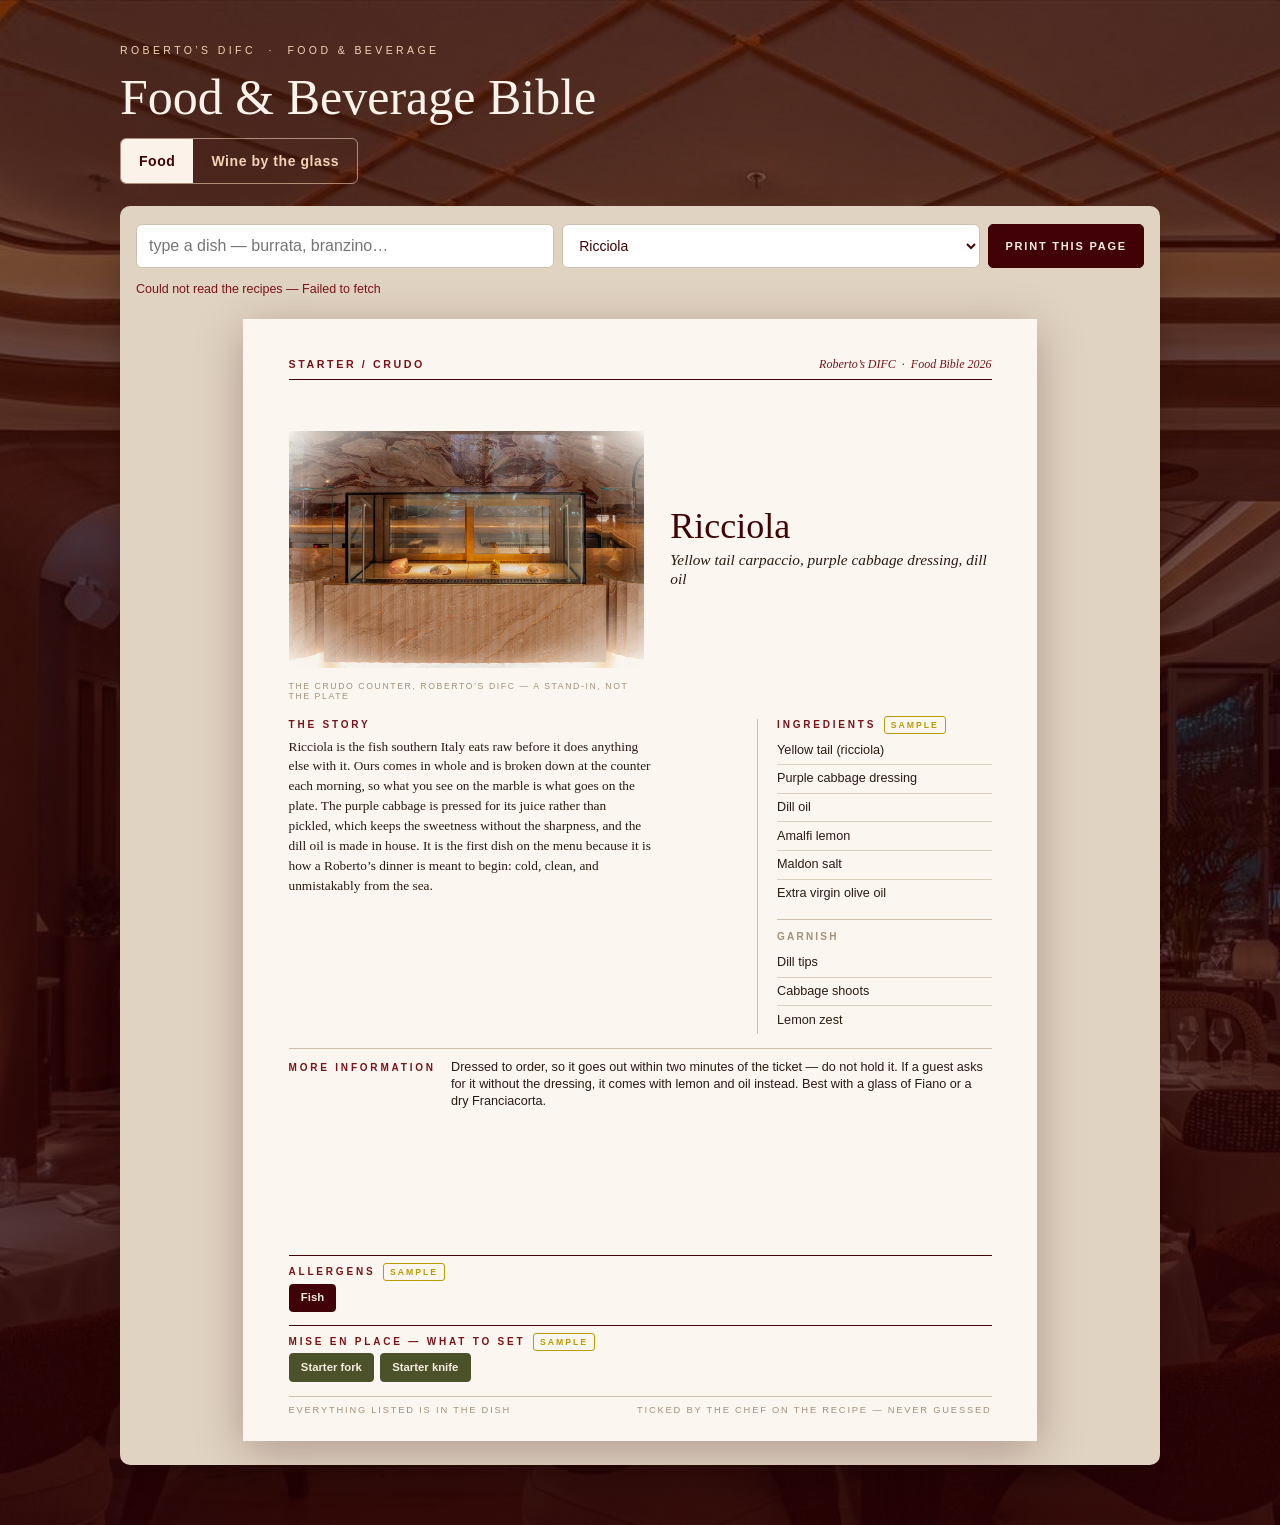
<file: food-bible.html>
<html lang="en" translate="no">
<meta charset="utf-8">
<meta name="google" content="notranslate">
<!-- This page was the only one in the Kitchen without it. Without a viewport line a
     phone lays the page out at 980px and zooms out to fit, so everything under
     `@media (max-width:900px)` — the stacked hero, the readable text sizes, the photo
     frame sized to the screen — has never once run on a phone. The page has always
     been readable there only because it was shrunk to about a third.
     It matters more now: a dish is photographed on a phone, and the control for that
     was landing at a third of its size behind a hover state phones do not have. -->
<meta name="viewport" content="width=device-width,initial-scale=1">
<title>Roberto's Food &amp; Beverage Bible — one page, one dish, one glass</title>
<!-- The three venue rooms. They used to be pasted in here as base64 and made this
     file 1.28 MB: 646 KB of decoration that a phone re-downloaded in full every
     time either this page or the app was deployed, because an inline image cannot
     be cached on its own. They are now three files in img/ — fetched once, kept by
     the browser, and shared with any other screen that wants the same room.
     The SNAPSHOT photos further down stay inline on purpose: they are the offline
     fallback, and a fallback that needs a second request is not a fallback. -->
<script>var PHOTOS={"terrace":"img/room-terrace.jpg","crudo":"img/room-crudo.jpg","scala":"img/room-scala.jpg"};</script>
<style>
/* ─────────────────────────────────────────────────────────────────────────
   ONE DISH = ONE A4. Everything the floor needs is on the page at once: no
   tabs, no scrolling to find the allergens, nothing that opens. It is sized in
   millimetres so what is on screen is exactly what comes out of the printer.
   Georgia and the system sans stand in for Cormorant Garamond and DM Sans,
   which cannot load on a hosted page.
   ───────────────────────────────────────────────────────────────────────── */
:root{
  --sabbia:#e1d3c2;--sabbia-light:#ede5d8;--sabbia-dark:#cfc0ad;
  --vino:#410207;--vino-mid:#5e0a10;--vino-deep:#2b0104;--vino-light:#7a1218;
  --oliva:#4b5128;--oro:#ba9b02;--oro-light:#d9bd3f;--ink:#2a1a10;--cream:#f5ede0;
  --paper:#fbf7f0;
  --serif:Georgia,'Times New Roman',serif;
  --sans:-apple-system,BlinkMacSystemFont,'Segoe UI',Roboto,Helvetica,Arial,sans-serif;
  color-scheme:light;
}
:root[data-theme="dark"],:root[data-theme="light"]{color-scheme:light}
*{box-sizing:border-box;-webkit-tap-highlight-color:transparent}
body{margin:0;background:#cdbba6;font-family:var(--sans);color:var(--ink);-webkit-font-smoothing:antialiased}
:focus-visible{outline:2px solid var(--oro);outline-offset:2px}
img{display:block;max-width:100%}

/* the desk the page sits on — screen only */
/* The desk the sheet lies on is the dining room at night — the Ristorante, from the
   house photograph library. It is scenery and nothing else: it carries no information,
   so it is screen-only and the print block below takes it straight back off. The room is
   held under a deep vino wash so it never competes with the sheet; what you should be
   reading is the paper, and the room only has to say whose paper it is. */
.desk{padding:0 0 60px;position:relative;background:#cdbba6;min-height:100vh}
.desk::before{content:'';position:absolute;inset:0;background:url(venue-ristorante.jpg) center/cover;
  pointer-events:none}
.desk::after{content:'';position:absolute;inset:0;pointer-events:none;
  background:linear-gradient(180deg,rgba(43,1,4,.55),rgba(43,1,4,.78))}
/* the sheet and the controls sit above the room, not in it */
.desk > *{position:relative;z-index:1}
/* ── laid out like every other Recipes screen (22 Sep 2026, Chef Andrea: "too messy") ──
   Recipe card and Current menu both open on the same three things: a small eyebrow and
   a serif title on the room, then ONE sand panel holding every control, left-aligned.
   This page had no title and floated seventeen menu buttons, the search, the picker,
   the arrows and Print centred over the photograph in four ragged rows - the arrow back
   on one line, the arrow forward on the next. Same column, same panel, same buttons as
   the recipe card now; the A4 sheet itself is untouched and prints exactly as before. */
.front{max-width:1080px;margin:0 auto;padding:44px 20px 0}
.eyebrow{font-size:10.5px;letter-spacing:3.4px;text-transform:uppercase;color:#f2d3b8;margin-bottom:14px}
.lede{font-family:var(--serif);font-size:clamp(32px,6vw,50px);line-height:1.08;color:#fbf3e9;
  margin:0;font-weight:400}
.onpaper{background:var(--sabbia);border-radius:10px;padding:18px 16px 24px;margin-top:22px;
  box-shadow:0 18px 40px -22px rgba(20,4,4,.8)}
.fbctl{display:flex;flex-direction:column;gap:12px}
.stale{color:var(--vino);font-weight:700}
/* the menu is ONE dropdown, first in the row (Francesco, 29 Sep 2026): seventeen menu
   buttons in four rows was the busiest thing on a page the floor opens for one dish.
   It opens on the running menu - the a la carte - and the rest are one tap away. */
.pickwrap select#mpick{font-weight:700}
.mnote{font-family:var(--sans);font-size:13px;color:var(--vino-light);line-height:1.5}
.mnote b{color:var(--vino)}
/* one row: find the dish on the left, walk and print on the right */
.tools{display:flex;gap:8px;flex-wrap:wrap;align-items:center}
.pickwrap{display:flex;align-items:center;gap:8px;flex:1 1 440px;min-width:0;flex-wrap:wrap}
.pickwrap select,.pickwrap input{flex:1 1 190px;min-width:0;height:44px;border:1px solid var(--sabbia-dark);
  border-radius:6px;background:#fff;color:var(--vino);font-family:var(--sans);font-size:14px;padding:0 12px}
/* 16px or iOS zooms the whole page in the second a waiter taps the box */
.pickwrap input{font-size:16px;outline:none}
.pickwrap input:focus{border-color:var(--vino)}
.pickwrap select:disabled{opacity:.5}
@media (pointer:coarse){ .pickwrap select,.pickwrap input{height:48px} }
.walk{display:flex;gap:8px;flex:0 0 auto;margin-left:auto}
.tools .btn{background:var(--vino);color:var(--cream);border:1px solid var(--vino);border-radius:5px;font-family:var(--sans);
  font-size:11px;letter-spacing:1.8px;text-transform:uppercase;font-weight:700;padding:0 16px;height:44px;cursor:pointer;
  white-space:nowrap}
.tools .btn.ghost{background:#fff;color:var(--vino);border:1px solid var(--sabbia-dark)}
.tools .btn.ghost:hover{border-color:var(--vino)}
/* where you are in the book - state, so it stays on screen */
.fbstat{display:flex;flex-wrap:wrap;align-items:center;gap:8px 14px;font-size:12.5px;line-height:1.5;
  color:var(--vino-light)}
/* the page itself, laid on the panel like a sheet on the pass */
.fbpage{display:flex;flex-direction:column;align-items:center;gap:16px;margin-top:20px;position:relative}
/* Walking the menu: one arrow each side of the page (Chef Andrea, Tell us, 22 Sep).
   The forward button used to carry the NEXT dish's name ("CARCIOFI ->") right above
   the page of the dish you were on, and it read as the name of this one. An arrow
   names nothing, so it cannot be mistaken for the dish. Each arrow rides a rail the
   height of the page, just outside the A4, and sticks to the middle of the screen, so
   it is beside the page wherever you have scrolled to and never over the controls. */
.fbrail{position:absolute;top:0;bottom:0;width:56px;pointer-events:none}
.fbrail.l{left:calc(50% - 105mm - 72px)}
.fbrail.r{right:calc(50% - 105mm - 72px)}
.fbarrow{position:sticky;top:calc(50vh - 48px);pointer-events:auto;width:56px;height:96px;
  display:flex;align-items:center;justify-content:center;cursor:pointer;
  background:var(--vino);color:var(--cream);border:1px solid var(--vino);border-radius:6px;
  font-family:var(--sans);font-size:30px;line-height:1;box-shadow:0 8px 20px -10px rgba(20,4,4,.8)}
.fbarrow:hover{background:var(--vino-light)}
/* the panel is narrower than the A4 plus two arrows: sit on the page's margin instead */
@media screen and (min-width:901px) and (max-width:1060px){
  .fbrail.l{left:0}
  .fbrail.r{right:0}
}
/* the page is one A4 by design; when the writing outgrows it, say so rather than
   printing a second sheet nobody asked for and letting the allergens land on it */
.moved{width:100%;max-width:210mm;background:var(--vino);color:var(--cream);border-radius:3px;
  padding:12px 14px;font-size:13px;line-height:1.5;display:flex;flex-wrap:wrap;align-items:center;gap:10px}
.moved b{color:var(--oro-light)}
.moved .btn{margin-left:auto;background:var(--cream);color:var(--vino);border:none;border-radius:4px;
  font-family:var(--sans);font-size:11px;letter-spacing:1.6px;text-transform:uppercase;font-weight:700;
  padding:0 16px;height:44px;cursor:pointer}
.over{font-size:11px;letter-spacing:.4px;text-transform:none;color:#fff;background:var(--vino);
  border-radius:3px;padding:5px 9px;line-height:1.4}

/* ══════════════ THE A4 PAGE ══════════════ */
.sheet{
  width:210mm;min-height:297mm;background:var(--paper);color:var(--ink);
  /* 7mm at the foot, not 8. Written out full, the page came to 297.37mm — a third of
     a millimetre past the paper, all of it empty padding, which Chrome still pays for
     with a second almost-blank sheet in every binder. Measured, not guessed. */
  padding:10mm 12mm 7mm;display:flex;flex-direction:column;gap:3.8mm;
  box-shadow:0 3mm 12mm rgba(43,1,4,.28);position:relative
}
/* the running head: where this page lives in the book */
.rh{display:flex;align-items:baseline;gap:4mm;border-bottom:.4mm solid var(--vino);padding-bottom:2mm}
.rh .code{font-size:8pt;letter-spacing:2.6px;font-weight:700;color:var(--oro)}
.rh .cat{font-size:8pt;letter-spacing:2.6px;text-transform:uppercase;font-weight:600;color:var(--vino-light)}
.rh .house{margin-left:auto;font-family:var(--serif);font-size:9pt;font-style:italic;color:var(--vino-light)}

/* photograph — the pitch, before a single word */
/* `cover` filled the band edge to edge and threw away whatever did not fit — and what
   did not fit was the dish. A phone photo is tall, this band is wide, so a plate came
   out as a strip with its near and far rims cut off: the one thing the page exists to
   show, gone. `contain` fits the whole photograph inside the band instead.

   The band itself then went, on 4 August. It existed to be something for a photograph
   not the shape of the band to sit against, and it was doing that job with a slab of
   deep vino either side of the plate. The house library settled it: all 41 dishes are
   shot three-quarter on pure white, and the vessels are not plates — they are oval
   platters, wooden boards, a marble tray, a scalloped bowl. Nothing that can be cropped
   to a shape. So the photograph is simply laid on the paper: `multiply` makes its white
   ground take the colour underneath it, and the mask feathers the outer edge away, so
   the dish sits on the sheet with no band, no frame and no fill. Whatever is left over
   either side of a photograph is now paper, which needs no explaining.

   The height stays fixed because the page is still exactly one A4 and the sheet has to
   be able to say when the writing has outgrown it. 82mm, not 58: with nothing dark to
   fill, the picture can be the size it deserves and still leave the writing its room.

   In print this needs nothing. The sheet is white paper, so the photograph merges with
   no trick at all — the blend is only doing work on screen. */
.shot{position:relative;height:82mm;flex:0 0 auto;display:flex;align-items:center;justify-content:center}
/* sized to the picture, not to the band — the mask has to feather the edge of the
   photograph, and an element wider than its own picture would feather empty paper */
/* 82mm and not 100%: a percentage max-height is resolved against the flex container, and
   in print layout that container height does not resolve, so the constraint disappeared
   and a portrait photograph laid itself out at its intrinsic 1200px — 317mm of it, onto
   a second sheet. An absolute length always resolves. Found by printing, not by reading. */
.shot img{max-width:100%;max-height:82mm;width:auto;height:auto;mix-blend-mode:multiply;
  -webkit-mask-image:radial-gradient(ellipse 72% 70% at 50% 50%,#000 62%,transparent 100%);
  mask-image:radial-gradient(ellipse 72% 70% at 50% 50%,#000 62%,transparent 100%)}
/* no photograph yet is the one case that still wants the dark band: it is a hole in the
   page and it should look like one, rather than like paper somebody forgot to fill */
.shot.empty{height:58mm;overflow:hidden;background:var(--vino-deep)}
.shot .none{position:absolute;inset:0;display:flex;flex-direction:column;align-items:center;justify-content:center;gap:2mm;
  color:rgba(245,237,224,.62);text-align:center;padding:6mm}
.shot .none b{font-family:var(--serif);font-weight:400;font-size:14pt;color:rgba(245,237,224,.8)}
.shot .none span{font-size:7.5pt;letter-spacing:2.4px;text-transform:uppercase}
/* on paper, not on a dark band — cream lettering on cream paper is no lettering */
.shot .cred{position:absolute;right:2.5mm;bottom:1mm;font-size:6.5pt;letter-spacing:1.6px;text-transform:uppercase;
  color:#a3907a}
.shot.empty .cred{bottom:2mm;color:rgba(245,237,224,.8);text-shadow:0 0 3mm rgba(43,1,4,.9)}

/* The photograph and the name are one block, side by side: the dish on the left, what it
   is called on the right, reading across the way you would look at it on the pass. The
   photograph stacked above the name instead for a few hours on 4 August, which put the
   name a third of the way down the sheet and left the top of the page saying nothing. */
.hero{display:grid;grid-template-columns:94mm 1fr;gap:7mm;align-items:center;flex:0 0 auto}
/* the name, and the menu line exactly as a guest reads it */
.title{display:flex;flex-direction:column;gap:1.5mm}
.title h1{font-family:var(--serif);font-weight:400;margin:0;font-size:27pt;line-height:.96;color:var(--vino)}
.title .desc{font-family:var(--serif);font-style:italic;font-size:11.5pt;line-height:1.3;color:var(--ink);max-width:150mm}
/* the diet claim on the name — olive, because it is a different kind of word from an
   allergen: what the dish IS, not what it carries */
.dietb{display:inline-block;vertical-align:middle;font-family:var(--sans);font-size:8pt;font-weight:700;
  letter-spacing:1.5px;text-transform:uppercase;line-height:1;color:var(--cream);background:var(--oliva);
  border-radius:1mm;padding:1.8mm 2.5mm;margin-left:3mm}

/* the middle: what he says, and what it is.
   It no longer takes the slack — `.breathe` below does. Left to grow, the middle pushed
   the service note down onto the allergen rule, and a note touching that rule reads as
   part of it. */
.mid{display:grid;grid-template-columns:1fr 62mm;gap:6mm;flex:0 0 auto;align-items:start}
.story{margin-top:4mm}
.lab{font-size:7.5pt;letter-spacing:2.8px;text-transform:uppercase;font-weight:700;color:var(--vino-light);
  display:block;margin-bottom:1.8mm}
.prose{font-family:var(--serif);font-size:10pt;line-height:1.5;max-width:96mm}
.side{border-left:.3mm solid var(--sabbia-dark);padding-left:5mm;display:flex;flex-direction:column;gap:4mm}
.lst{list-style:none;margin:0;padding:0}
.lst li{font-size:9.5pt;line-height:1.35;padding:1.4mm 0;border-bottom:.2mm solid rgba(207,192,173,.7)}
.lst li:last-child{border-bottom:none}
.todo{font-family:var(--serif);font-style:italic;font-size:9.5pt;line-height:1.5;color:#93826c}
/* The garnish is not a third subject alongside the ingredients: it is the last thing
   that goes on before the plate leaves the pass. So it closes the ingredients under a
   hairline rather than starting a new heading of equal weight. */
.side .garnish{margin-top:-1mm;border-top:.25mm solid var(--sabbia-dark);padding-top:3mm}
.side .garnish .lab{color:#a3907a;letter-spacing:2.2px}
/* And a preparation time is not an ingredient at all. It is a service note, so it comes
   out of the column and sits full width at the foot of the writing, where a note goes. */
.note{display:flex;align-items:baseline;gap:4mm;flex:0 0 auto;
  border-top:.3mm solid var(--sabbia-dark);padding-top:2.5mm}
.note .lab{margin-bottom:0;flex:0 0 auto}
.note .val{font-size:9.5pt;line-height:1.35}
.note .todo{display:inline}
/* the white the writing leaves behind, held between the note and the allergens so it
   reads as a margin rather than as a page that ran out */
.breathe{flex:1 1 auto;min-height:4mm}

/* ───── the photograph, added from this page ─────
   Every one of these lives INSIDE .shot, which is a fixed height, and every one is
   absolutely positioned — so none of them adds a millimetre to the sheet. That is what
   keeps the one-dish-one-A4 promise safe while the page grew a way to write. */
.shot.can{cursor:pointer}
/* tapping the photograph opens it big (Francesco, 29 Sep 2026) - the frame used to
   mean "change it", which put a chef-code box in front of a waiter who only wanted
   to see the plate. Changing it is the Change button now. */
.shot img{cursor:zoom-in}
.fbzoom{position:fixed;inset:0;z-index:100030;background:rgba(20,3,5,.97);display:flex;
  flex-direction:column;align-items:center;justify-content:center;gap:12px;padding:16px;
  box-sizing:border-box;cursor:zoom-out}
.fbzoom img{max-width:100%;max-height:calc(100vh - 110px);object-fit:contain;border-radius:4px;
  background:#fff}
.fbzoom .zn{font-family:var(--serif);font-size:22px;color:#fbf3e9;text-align:center}
.fbzoom .zx{position:absolute;top:12px;right:12px;width:48px;height:48px;border-radius:24px;
  border:1px solid rgba(245,237,224,.5);background:rgba(43,1,4,.7);color:#fbf3e9;font-size:22px;
  line-height:1;cursor:pointer}
@media print{.fbzoom{display:none!important}}
.phl{position:absolute;left:0;right:0;bottom:0;z-index:4;display:flex;flex-wrap:wrap;
  align-items:center;justify-content:center;gap:2mm;padding:2.5mm 3mm;
  font-family:var(--sans);font-size:8pt;line-height:1.4;text-align:center}
/* on a photograph the strip has to be readable against whatever the photograph is;
   on the empty maroon frame it must not draw a second box inside the first */
.shot:not(.empty) .phl{background:linear-gradient(to top,rgba(43,1,4,.82),rgba(43,1,4,0));color:var(--cream)}
.shot.empty .phl{color:rgba(245,237,224,.9)}
/* the plain invitation stays out of the way until the frame is touched — a waiter
   reading an allergen list is not being sold a button */
.phl.tap{opacity:.32;transition:opacity .15s}
.shot:hover .phl.tap,.shot:focus-within .phl.tap{opacity:1}
.phl.ask,.phl.bad{top:0;background:rgba(43,1,4,.93);color:var(--cream);flex-direction:column;justify-content:center}
.phl.busy{top:0;background:rgba(43,1,4,.86);color:var(--cream);justify-content:center}
/* ⚠ The three rules above never reached a dish that HAS a photograph. `.shot:not(.empty)
   .phl` above them carries three classes to their two, so the thin bottom gradient won
   and every full-frame panel — the "Where does this one go?" question, "Putting it on the
   recipe…", "Not saved." — was drawn straight over the picture with nothing behind the
   words. Measured on the live page 22 Sep 2026: background-color came back
   rgba(0,0,0,0) with the gradient still in place. Found while adding Remove, whose
   question sits in the same panel. Same colours, enough specificity to actually land. */
.shot:not(.empty) .phl.ask,.shot:not(.empty) .phl.bad{
  background-image:none;background-color:rgba(43,1,4,.93)}
.shot:not(.empty) .phl.busy{background-image:none;background-color:rgba(43,1,4,.86)}
.phl b{font-family:var(--serif);font-weight:400;font-size:13pt;display:block;width:100%}
.phn{display:block;width:100%;font-size:7pt;opacity:.75;letter-spacing:.3px}
/* 44px on every one of them: this is used on a phone, standing up, with wet hands */
.phb{font-family:var(--sans);font-size:8.5pt;letter-spacing:.4px;min-height:44px;padding:0 4mm;
  border:.3mm solid var(--cream);border-radius:1.5mm;background:none;color:var(--cream);cursor:pointer}
.phb:hover{background:var(--cream);color:var(--vino-deep)}
.phb.ghost{border-color:rgba(245,237,224,.45);opacity:.8}
/* The resting strip sits over whatever the photograph happens to be, and a cream word
   on a white plate is not a word — the gradient only darkens the very bottom of the
   frame, and these buttons are above it. So each one carries its own dark plate and
   reads on every picture. Added 22 Sep 2026 with Remove, which put a second word up
   there and made the old barely-there treatment a real problem rather than a quiet one. */
.phl.tap .phb{background:rgba(43,1,4,.88)}
.phl.tap .phb.ghost{opacity:1;border-color:rgba(245,237,224,.55)}
.phl.tap .phb:hover{background:var(--cream);color:var(--vino-deep)}
.phb .smw{display:none}
@media (max-width:900px){
  /* on a phone there is no hover to reveal anything, so it is simply always there */
  .phl.tap{opacity:1}
  .phl{font-size:12px}
  .phb{font-size:13px;padding:0 14px}
  /* the short label, so Change and Remove stay on one row over the picture */
  .phb .lgw{display:none}
  .phb .smw{display:inline}
  .phl b{font-size:16px}
  .phn{font-size:11px}
}

/* the two strips that must never be hunted for */
.strips{display:flex;flex-direction:column;gap:3.5mm;flex:0 0 auto}
.strip{border-top:.4mm solid var(--vino);padding-top:2.5mm}
.chips{display:flex;flex-wrap:wrap;gap:1.5mm}
.chip{font-size:8.5pt;line-height:1;padding:2mm 3mm;border:.25mm solid var(--sabbia-dark);border-radius:1mm;
  color:#93826c;background:none}
.chip.hit{background:var(--vino);border-color:var(--vino);color:var(--cream);font-weight:700}
.cut .c{font-size:8.5pt;line-height:1;padding:2mm 3mm;border:.25mm solid var(--sabbia-dark);border-radius:1mm;color:#93826c}
.cut .c.set{border-color:var(--oliva);background:var(--oliva);color:var(--cream);font-weight:600}
.unknown{font-family:var(--serif);font-style:italic;font-size:10pt;line-height:1.45;color:var(--vino);
  border-left:1mm solid var(--vino);padding-left:3mm}
.foot{display:flex;align-items:baseline;gap:3mm;font-size:7pt;letter-spacing:1.8px;text-transform:uppercase;
  color:#a3907a;border-top:.2mm solid var(--sabbia-dark);padding-top:2mm;flex:0 0 auto}
.foot .r{margin-left:auto}
.sample{font-size:6.5pt;letter-spacing:2px;text-transform:uppercase;font-weight:700;color:var(--oro);
  border:.25mm solid var(--oro);border-radius:.8mm;padding:.8mm 1.6mm;margin-left:2mm;white-space:nowrap}

/* ══ small screens: the same page, same order, reflowed so it stays readable.
      An A4 squeezed onto a phone is 4pt type, which is not a page anybody can
      use — so below 900px it becomes one column at reading size.

      `screen and`, not bare `max-width` — A4 is 794px wide at 96dpi, which is under this
      breakpoint, so every rule in here was also matching when the page printed. The
      printer was being handed the phone: one column, 20px gaps, reading-size type. It
      happened to fit on one sheet before; with a photograph worth looking at it came to
      302mm and went out on two. Paper gets the A4 layout, which is the one the whole
      sheet is measured in millimetres for. ══ */
@media screen and (max-width:900px){
  .desk{padding:0 0 50px}
  .front{padding:28px 12px 0}
  .onpaper{padding:14px 10px 16px;margin-top:16px}
  /* on a phone the search and the picker take a line each, and the walk shares one */
  .walk{margin-left:0;width:100%}
  .walk .btn{flex:1 1 auto}
  .fbpage{margin-top:14px}
  /* no margin beside the page on a phone: slim tabs on its edges, and the page steps
     in far enough that they never cover a word */
  .fbrail{width:34px}
  .fbrail.l{left:0}
  .fbrail.r{right:0}
  .fbarrow{width:34px;height:72px;font-size:22px;top:calc(50vh - 36px);box-shadow:none;opacity:.94}
  .fbrail.l .fbarrow{border-radius:0 6px 6px 0}
  .fbrail.r .fbarrow{border-radius:6px 0 0 6px}
  .walking .sheet{padding-left:44px;padding-right:44px}
  .walking .moved{padding-left:44px;padding-right:44px}
  .sheet{width:100%;min-height:0;padding:20px 18px 26px;gap:20px;box-shadow:none}
  /* side by side needs width there is none of on a phone, so the name goes back under
     the photograph — the same order, read down instead of across */
  .hero{display:flex;flex-direction:column;gap:14px}
  /* on a phone the photograph is the first thing and it should be worth looking at, so
     it gets its own aspect rather than a slice of the viewport width */
  .shot{height:auto;min-height:0;max-height:none}
  .shot img{max-height:62vh}
  .shot.empty{height:46vw;min-height:190px;max-height:280px}
  /* the note wraps onto its own line before it squeezes the label */
  .note{flex-wrap:wrap;gap:2px 4mm}
  .breathe{display:none}
  .title h1{font-size:34px}
  .title .desc{font-size:17px}
  .mid{display:flex;flex-direction:column;gap:22px}
  .prose{font-size:16px;max-width:none}
  .side{border-left:none;border-top:1px solid var(--sabbia-dark);padding-left:0;padding-top:20px;gap:20px}
  .lst li{font-size:15.5px;padding:9px 0}
  .chip,.cut .c{font-size:13.5px;padding:9px 12px;border-radius:3px}
  .dietb{font-size:12px;padding:6px 8px;border-radius:3px;margin-left:10px}
  .lab{font-size:10px}
  .todo{font-size:15px}
  .foot{font-size:9.5px}
}
@media (pointer:coarse){ .tools .btn{height:48px} }

@media print{
  @page{size:A4;margin:0}
  /* Ask for the colour — but never depend on it. Chrome and Edge default
     "Background graphics" to OFF, which drops every background fill. Cream text
     on a dropped Vino fill prints as nothing — the allergen strip would come out
     of the printer blank, which reads as "no allergens". So every block that
     carries meaning in its background is rebuilt in print out of ink only —
     text, borders and weight, which always print.
     (The "Say it like this" panel was the other one of these; it was taken off
     the page on 2 August, so only the allergens are left to protect.) */
  *{-webkit-print-color-adjust:exact;print-color-adjust:exact}
  body{background:#fff}
  /* the dining room is scenery for the screen and must never reach the paper — it
     carries nothing, and printed it would put a photograph of the room behind a page
     somebody reads allergens off */
  .desk{padding:0;gap:0;background:none;min-height:0}
  .front{max-width:none;padding:0}
  .onpaper{background:none;box-shadow:none;padding:0;margin:0;border-radius:0}
  .fbpage{margin:0;gap:0;display:block}
  .desk::before,.desk::after{display:none!important}
  .tools,.noprint{display:none!important}
  .sheet{width:210mm;min-height:297mm;box-shadow:none;background:#fff;
    break-after:page;page-break-after:always}
  .sheet:last-child{break-after:auto;page-break-after:auto}

  /* same trap as the chips: a dropped olive fill would print cream-on-nothing, and a
     vanished VEGAN badge is a guest fed the wrong thing — rebuilt out of ink only */
  .dietb{background:none!important;color:#000!important;border:.6mm solid #000!important;font-weight:700}
  .chip{color:#6b6b6b!important;border-color:#9a9a9a!important;background:none!important}
  .chip.hit{background:none!important;color:#000!important;border:.6mm solid #000!important;font-weight:700}
  .cut .c{color:#6b6b6b!important;border-color:#9a9a9a!important;background:none!important}
  .cut .c.set{background:none!important;color:#000!important;border:.6mm solid #000!important;font-weight:700}
  .unknown{color:#000!important;border-left-color:#000!important}
}

/* ── Food | Wine switch — the Food & Beverage Bible (8 Oct 2026) ──
   One page for both halves, so a waiter learns one screen. The wine page reuses the dish
   sheet's own frame (.sheet/.hero/.shot/.mid/.side) — only what is new is styled here. */
.fbmode{display:inline-flex;margin-top:14px;border:1px solid rgba(242,211,184,.6);border-radius:6px;overflow:hidden}
.fbmode button{font-family:var(--sans);font-size:14px;font-weight:600;letter-spacing:.04em;padding:10px 18px;
  min-height:44px;background:transparent;color:#f2d3b8;border:0;cursor:pointer}
.fbmode button.on{background:#fbf3e9;color:var(--vino)}
.glass{width:100%;max-width:210mm;box-sizing:border-box;display:flex;flex-wrap:wrap;align-items:center;gap:8px 10px;margin:0;padding:12px 14px;background:#fff;
  border:1px solid var(--sabbia-dark);border-left:3px solid var(--oro);font-family:var(--sans);font-size:14px;line-height:1.45;color:var(--ink)}
.glass .gl{font-size:10px;letter-spacing:.18em;text-transform:uppercase;font-weight:700;color:var(--vino-light)}
.glass .why{flex:1 1 100%;font-family:var(--serif);font-style:italic;font-size:15px;line-height:1.4;color:var(--ink)}
.glass .none{flex:1 1 auto;font-family:var(--serif);font-style:italic;font-size:15px;color:var(--ink)}
/* the wine is named the way the sheet names a dish - serif, in the house colour - not a filled
   block: Francesco, 8 Oct 2026, "very heavy on the page, losing elegance". The fine gold rule is
   the only sign it can be tapped; the target stays 40px tall. */
.wchip{font-family:var(--serif);font-size:17px;font-weight:400;line-height:1.2;padding:8px 0 5px;min-height:40px;
  border:0;border-bottom:1px solid var(--oro-light);border-radius:0;background:transparent;color:var(--vino);
  cursor:pointer;text-align:left}
.wchip:hover,.wchip:focus-visible{border-bottom-color:var(--vino);outline:none}
.wchip.alt{font-size:15px;font-style:italic;border-bottom-color:rgba(217,189,63,.55)}
.wlist{list-style:none;margin:0;padding:0}
.wlist li{border-bottom:.2mm solid rgba(207,192,173,.7)}
.wlist li:last-child{border-bottom:none}
.wdish{display:block;width:100%;text-align:left;background:none;border:0;padding:1.6mm 0;font-family:var(--sans);
  font-size:9.5pt;line-height:1.35;color:var(--ink);cursor:pointer}
.wdish .wn{color:var(--vino);font-weight:600;text-decoration:underline;text-decoration-color:rgba(107,31,42,.35);text-underline-offset:2px}
.wdish .wc{color:#7a6a58;font-size:.9em}
.wdish small{display:block;font-family:var(--serif);font-style:italic;font-size:9pt;line-height:1.35;margin-top:.6mm;color:var(--ink)}
.shot.bottle img{max-height:78mm}
@media screen and (max-width:900px){
  .wdish{font-size:15.5px;padding:10px 0} .wdish small{font-size:14.5px}
  .shot.bottle img{max-height:44vh}
}
/* the walk arrows sit on the screen edge up to 1060px - keep the bar out from under them, as .moved does */
@media screen and (max-width:1060px){ .walking .glass{padding-left:50px;padding-right:50px} }
@media print{ .fbmode,.glass{display:none!important} }
</style>

<div id="root"></div>

<script>
/* ═══════════════════════════════════════════════════════════════════════════
   Fields, dish names and structure all come from his own
   "Copy of Food Bible Robertos 2026.xlsx". Only Ricciola carries real content
   today; anything written here to show the shape is marked SAMPLE on the page.
   ═══════════════════════════════════════════════════════════════════════════ */
var PH = (typeof PHOTOS!=='undefined') ? PHOTOS : {};

/* The fourteen declarable allergens — his own sheet lists nine and repeats Nuts,
   leaving out Crustaceans, Egg, Celery, Sulphites and Lupin.

   Keys, not words. This page used to match the chef's ticks by their LABEL, and the
   create screen labelled three of them differently — Shellfish / Milk / Tree nuts
   against Crustaceans / Dairy / Nuts. Those three never matched, and the way that
   failed was a chip left UNFILLED, which on this page reads as "the dish does not
   contain it". Same keys as the recipe, one label, printed in the words that have to
   appear on a label — because this is the page a guest's allergy question is answered
   from. */
var ALLERGENS = [
  { k:'gluten',    t:'Gluten' },      { k:'crustacean', t:'Crustaceans' },
  { k:'egg',       t:'Egg' },         { k:'fish',       t:'Fish' },
  { k:'peanut',    t:'Peanuts' },     { k:'soy',        t:'Soya' },
  { k:'milk',      t:'Milk' },        { k:'nuts',       t:'Tree nuts' },
  { k:'celery',    t:'Celery' },      { k:'mustard',    t:'Mustard' },
  { k:'sesame',    t:'Sesame' },      { k:'sulphites',  t:'Sulphites' },
  { k:'lupin',     t:'Lupin' },       { k:'mollusc',    t:'Molluscs' }
];
/* the mise en place row of his template, verbatim */
var CUTLERY = ['Starter fork','Starter knife','Main fork','Main knife','Molluscs fork',
  'Steak knife','Big spoon','Starter spoon','Small spoon',
  'Dessert spoon','Dessert fork','Dessert knife'];

/* ═══════════════════════════════════════════════════════════════════════════
   ONE RECORD. Every word on this page — the menu line, the story, the selling
   sentence, the garnish, the allergens, the cutlery, the photo — is read from
   the recipe the chef saved on the create screen. Nothing about a dish is
   written on the floor's side, so there is nothing here to drift out of step
   with the kitchen.
   ═══════════════════════════════════════════════════════════════════════════ */
/* ───────── READ ONLY, enforced ─────────
   This is the team's copy of the Food Bible. It contains no code that writes a recipe or a
   photograph, and as a second lock every request that is not a plain read is refused here,
   before anything can leave the page. */
(function(){
  var _f = window.fetch.bind(window);
  window.fetch = function(url, opts){
    var m = ((opts && opts.method) || 'GET').toUpperCase();
    if (m !== 'GET' && m !== 'HEAD')
      return Promise.reject(new Error('The Food Bible is read only.'));
    return _f(url, opts);
  };
})();

var SB_URL = 'https://zrpglswalgjbtghudmhu.supabase.co';
var SB_KEY = 'eyJhbGciOiJIUzI1NiIsInR5cCI6IkpXVCJ9.eyJpc3MiOiJzdXBhYmFzZSIsInJlZiI6InpycGdsc3dhbGdqYnRnaHVkbWh1Iiwicm9sZSI6ImFub24iLCJpYXQiOjE3ODA5MTIyMjQsImV4cCI6MjA5NjQ4ODIyNH0.pfABN-so4xINK7nHxXUlVeTO4g0h0l6ILHVwpoKrbds';
var SNAP = null;
var PH_STATE = null;                  /* the photo editor is not in this copy; kept null so the page's guards read false */
var frozen = false;                    /* true once the live read has been refused */

/* Opened from the restaurant this is the live database. Opened from a hosted link —
   where a page is not allowed to call an outside host — the same code answers out of
   the snapshot built into the file, and the page says so at the top. Never a silent
   fallback: a Food Bible quietly showing last week's allergens is the worst page in
   the building. */
function sb(path){
  if (frozen) return Promise.resolve(local(path));
  return fetch(SB_URL + '/rest/v1/' + path, {
    headers:{ apikey:SB_KEY, Authorization:'Bearer ' + SB_KEY }
  }).then(function(r){
    if (!r.ok) return r.text().then(function(t){ throw new Error(t || ('HTTP ' + r.status)); });
    return r.json();
  }).catch(function(e){
    if (!SNAP) throw e;
    frozen = true;
    return local(path);
  });
}

/* Every read of a WHOLE table goes through here, never through sb() alone. PostgREST hands
   back 1,000 rows per request and says nothing when it stops: on 14 Sep 2026 recipe_lines
   passed 1,000, and every dish written after that point lost its batches here. So the
   pages are asked for until one comes back short; the order ends on `id` so a page can
   neither skip a row nor repeat one. The snapshot is already whole - if the page freezes
   part-way, its answer replaces the live pages rather than being added to them. */
var SB_PAGE = 1000;
function sbAll(path){
  var out = [], sep = path.indexOf('?') < 0 ? '?' : '&';
  function page(off){
    return sb(path + sep + 'limit=' + SB_PAGE + '&offset=' + off).then(function(rows){
      rows = rows || [];
      if (frozen) return rows;
      out = out.concat(rows);
      return rows.length < SB_PAGE ? out : page(off + SB_PAGE);
    });
  }
  return page(0);
}
/* Answers exactly the handful of queries this page asks, and nothing else. */
function local(path){
  var q = path.split('?'), table = q[0], p = {};
  (q[1] || '').split('&').forEach(function(kv){
    var i = kv.indexOf('='); if (i > 0) p[kv.slice(0,i)] = kv.slice(i+1);
  });
  if (/^fb_/.test(table)) return [];
  var rows = (table === 'recipes' ? SNAP.recipes : SNAP.lines).slice();
  if (p.kind === 'eq.main') rows = rows.filter(function(r){ return r.kind === 'main'; });
  if (p.archived === 'is.false') rows = rows.filter(function(r){ return !r.archived; });
  if (p.order === 'section,name') rows.sort(function(a,b){
    return (a.section||'').localeCompare(b.section||'') || (a.name||'').localeCompare(b.name||''); });
  return rows;
}

/* When the page is reading a snapshot it has to say when that snapshot was taken —
   in plain words, not an ISO string nobody parses at a service briefing. */
function stamp(){
  if (!SNAP || !SNAP.at) return 'at build time';
  var d = new Date(SNAP.at);
  if (isNaN(d)) return 'at build time';
  return d.toLocaleDateString(undefined, { day:'numeric', month:'long' }) + ', ' +
         d.toLocaleTimeString(undefined, { hour:'2-digit', minute:'2-digit' });
}

function lines(v){
  return String(v || '').split(/\r?\n/).map(function(x){ return x.trim(); }).filter(Boolean);
}

/* A dish carries what its batches carry. The chef ticks fish on the stock, not on
   every dish the stock goes into, so a page that showed only the dish's own ticks
   would tell a guest a tuna sauce is fish-free. Walked all the way down, with a
   guard against a batch that somehow contains itself. */
function withInherited(dishId, own, LINKS, ALL){
  var out = (own || []).slice(), seen = {};
  (function walk(id){
    if (!id || seen[id]) return;
    seen[id] = 1;
    ((ALL[id] && ALL[id].allergens) || []).forEach(function(k){
      if (out.indexOf(k) < 0) out.push(k);
    });
    (LINKS[id] || []).forEach(walk);
  })(dishId);
  return out;
}

/* Photographs are the heavy part of the recipe list (about 4 MB for the whole menu), and a
   reader looks at one dish at a time. So the list loads without them, and the photograph of
   the dish on screen (and its two neighbours) is fetched on its own. Keyed by id + the
   recipe's updated_at, so a photo changed in the kitchen is fetched again, never shown stale.
   A cached null means "this dish has no photograph"; undefined means "not asked yet". */
var PHCACHE = {};
function ensurePhoto(d){
  if (!d || d.isSample || !d.photoWait || d.photoFetching) return;
  d.photoFetching = true;
  sb('recipes?id=eq.' + d.id + '&select=photos').then(function(rows){
    var r = rows && rows[0], ph = r && r.photos;
    var u = (ph && ph[0] && (ph[0].u || ph[0])) || null;
    PHCACHE[d.pkey] = u;
    d.photo = u; d.photoWait = false; d.photoFetching = false;
    if (DISHES[idx] === d && !busy) render();
  }).catch(function(){
    d.photoFetching = false; d.photoWait = false; d.photoFail = true;
    if (DISHES[idx] === d && !busy) render();
  });
}
function warmPhotos(){
  var c = DISHES[idx]; if (!c) return;
  ensurePhoto(c);
  ensurePhoto(DISHES[idx + 1]);
  ensurePhoto(DISHES[idx - 1]);
}

function fromRecipe(rec, allergens){
  var m = rec.method || {};
  return {
    id:rec.id,
    code:(m.code || '').trim(),
    cat:rec.section || '',
    name:rec.name || 'Untitled',
    desc:(m.foh || '').trim(),
    photo:(PHCACHE[rec.id + '@' + (rec.updated_at||'')] || null),
    photoWait:(PHCACHE[rec.id + '@' + (rec.updated_at||'')] === undefined),
    pkey:rec.id + '@' + (rec.updated_at||''),
    cred:'',
    say:(m.say || '').trim(),
    story:(m.story || '').trim(),
    ing:lines(m.ing),
    garnish:lines(m.garnish),
    more:(m.more || '').trim(),
    /* the chef's tick on the create sheet, same jsonb as the rest of the floor's half.
       Only the two words the sheet can actually say — anything else is a bad write,
       and a made-up word must not print on this page. */
    diet:(m.diet === 'vegan' || m.diet === 'vegetarian') ? m.diet : '',
    allergens:allergens,
    cutlery:Array.isArray(m.cutlery) ? m.cutlery : [],
    at:rec.updated_at || null,
    sample:{}
  };
}

/* the one page written out in full, so the template can still be judged full
   rather than empty. Every word of it is mine, and it says so on the page. */
var SAMPLE = { code:'CR01', cat:'Starter / Crudo', name:'Ricciola',
  desc:'Yellow tail carpaccio, purple cabbage dressing, dill oil',
  photo:'crudo', cred:'The crudo counter, Roberto’s DIFC — a stand-in, not the plate', isSample:true,
  say:'Yellowtail sliced thin and dressed at the crudo counter — sweet from the purple cabbage, then the dill lifts it. The lightest way to start.',
  sample:{all:true},
  story:'Ricciola is the fish southern Italy eats raw before it does anything else with it. Ours comes in whole and is broken down at the counter each morning, so what you see on the marble is what goes on the plate. The purple cabbage is pressed for its juice rather than pickled, which keeps the sweetness without the sharpness, and the dill oil is made in house. It is the first dish on the menu because it is how a Roberto’s dinner is meant to begin: cold, clean, and unmistakably from the sea.',
  ing:['Yellow tail (ricciola)','Purple cabbage dressing','Dill oil','Amalfi lemon','Maldon salt','Extra virgin olive oil'],
  garnish:['Dill tips','Cabbage shoots','Lemon zest'],
  more:'Dressed to order, so it goes out within two minutes of the ticket — do not hold it. If a guest asks for it without the dressing, it comes with lemon and oil instead. Best with a glass of Fiano or a dry Franciacorta.',
  allergens:['fish'],
  cutlery:['Starter fork','Starter knife'] };

var DISHES = [], loadErr = null, busy = true;

function load(){
  wineErr = null;
  return Promise.all([
    sb('recipes?kind=eq.main&archived=is.false&show_bible=is.true&select=id,name,section,method,allergens,updated_at&order=section,name'),
    sb('recipes?select=id,allergens'),
    sbAll('recipe_lines?child_recipe_id=not.is.null&select=recipe_id,child_recipe_id&order=id'),
    /* the menus, and what is on them. This is the whole point for the floor: a waiter
       training on the à la carte opens the à la carte and sees nothing else. */
    sb('menus?venue_id=eq.robertos-difc&archived=is.false&active=is.true&select=id,name,running,position,parent_id,fold_order&order=position,name')
      .catch(function(){ return []; }),
    sb('recipe_menus?select=recipe_id,menu_id').catch(function(){ return []; }),
    /* the printed card, in the order it is printed — see menuOrder() */
    sb('menu_items?archived=is.false&select=menu_id,name,recipe_id,position&order=position')
      .catch(function(){ return []; }),
    /* wine by the glass: never allowed to take the dishes down with it */
    sb('fb_wines?edition=eq.2026-11&select=id,position,style,name,region,grapes,notes,story,photo&order=position,name')
      .catch(function(e){ wineErr = (e && e.message) || 'no answer'; return []; }),
    sb('fb_wine_pairings?select=wine_id,recipe_id,rank,why').catch(function(){ return []; })
  ]).then(function(res){
    var ALL = {}, LINKS = {};
    res[1].forEach(function(r){ ALL[r.id] = r; });
    res[2].forEach(function(l){
      if (l.child_recipe_id) (LINKS[l.recipe_id] = LINKS[l.recipe_id] || []).push(l.child_recipe_id);
    });
    MENUROWS = (res[3] || []).filter(function(m){ return m && m.id && 'name' in m; });
    MENUS = menuTree(MENUROWS);
    PRINTED = (res[5] || []).filter(function(r){ return r && r.menu_id; });
    setWines(res[6], res[7]);
    dishSig = listSig(res[0]);
    var ON = {};
    (res[4]||[]).forEach(function(r){ (ON[r.recipe_id] = ON[r.recipe_id] || []).push(r.menu_id); });
    if (!MENUS.length) menuPick = '';
    else if (menuPick === null){
      var run = MENUS.filter(function(m){ return m.running; })[0];
      menuPick = run ? run.id : '';
    }
    DISHES = res[0].map(function(rec){
      var d = fromRecipe(rec, withInherited(rec.id, rec.allergens, LINKS, ALL));
      d.menus = ON[rec.id] || [];
      return d;
    });
    DISHES.push(SAMPLE);           /* always last: what a finished page looks like */
    busy = false;
  }).catch(function(e){
    loadErr = e.message; busy = false;
    DISHES = [SAMPLE];
  });
}

var idx = 0, bq = '', MENUS = [], menuPick = null;
/* a month inside a menu — Business lunch · October 2026 (see menuLabel in recipe-create.html).
   Listed under its menu and named with it, and picking the menu shows its months' dishes too. */
var KIDOF = {};
function menuTree(list){
  var byId = {}; list.forEach(function(m){ byId[m.id] = m; });
  KIDOF = {};
  var out = [];
  list.forEach(function(m){
    if (m.parent_id && byId[m.parent_id]) return;
    out.push(m);
    list.forEach(function(k){
      if (k.parent_id !== m.id) return;
      KIDOF[k.id] = m.id;
      out.push(Object.assign({}, k, { name: m.name + ' · ' + k.name }));
    });
  });
  return out;
}
function onPick(d){
  return (d.menus || []).some(function(id){ return id === menuPick || KIDOF[id] === menuPick; });
}

/* ── the order a menu's dishes come in ──
   Chef Andrea, 22 Sep 2026: "Need to organise the dishes inside as per their order on the
   menu". Until now a menu walked A-Z by recipe section and then A-Z by name — Antipasti
   before Crudo, Dessert before Pasta — which is no order anybody in the kitchen uses.
   Two things the app already keeps say what the order is, and this reads both:
   - the GROUPS (Crudo, Pasta, "Secondi di pesce"…) in `menus.fold_order` — the tiles
     the chef drags into place in the recipe book, so every screen shows one order.
     A group the order has never heard of goes to the end, as it does in the book.
   - the DISHES inside a group in the printed card's order, `menu_items.position`: by
     recipe_id where the card row is linked, otherwise by the same name on that card —
     but only when exactly one dish on the menu carries that name (two Branzinos must
     not borrow each other's place). A dish the card does not print goes after the
     printed ones in its group, A-Z. Nothing here is written; it is only the walk. */
var MENUROWS = [], PRINTED = [];
var FB_SECTIONS = ['Crudo','Insalate','Antipasti','Pizza','Pasta','Secondi','Pesce','Carne',
                   'Grill','Side Dish','Caviar','Bar Snacks','Dessert','Ice Cream & Sorbet',
                   'Condiment'];                      /* SECTIONS in recipe-create.html */
var FB_MONTH = /^(january|february|march|april|may|june|july|august|september|october|november|december)\s+\d{4}$/i;
function nameKey(s){
  return String(s || '').toLowerCase().normalize('NFD').replace(/[\u0300-\u036f]/g, '')
    .replace(/[^a-z0-9]+/g, ' ').trim();
}
function menuOrder(pool){
  var pick = MENUROWS.filter(function(m){ return m.id === menuPick; })[0];
  if (!pick) return pool;
  var root = pick.parent_id ? (MENUROWS.filter(function(m){ return m.id === pick.parent_id; })[0] || pick) : pick;
  /* a section inside the menu is a group of its own on the menu itself (a month is not —
     its dishes are only on the month) */
  var secKids = pick === root
    ? MENUROWS.filter(function(m){ return m.parent_id === root.id && !FB_MONTH.test(String(m.name).trim()); })
    : [];
  var fold = Array.isArray(pick.fold_order) && pick.fold_order.length ? pick.fold_order
           : Array.isArray(root.fold_order) ? root.fold_order : [];
  var at = {}; fold.forEach(function(k, i){ if (at[k] == null) at[k] = i; });
  var card = PRINTED.filter(function(r){ return r.menu_id === pick.id || r.menu_id === root.id; });
  var byRec = {}, byName = {};
  card.forEach(function(r){
    if (r.recipe_id && byRec[r.recipe_id] == null) byRec[r.recipe_id] = +r.position || 0;
    var k = nameKey(r.name);
    if (k && !r.recipe_id) (byName[k] = byName[k] || []).push(+r.position || 0);
  });
  var seen = {};
  pool.forEach(function(i){ var k = nameKey(DISHES[i].name); seen[k] = (seen[k] || 0) + 1; });
  var rows = pool.map(function(i, n){
    var d = DISHES[i], sec = d.cat || '';
    var kid = secKids.filter(function(k){ return (d.menus || []).indexOf(k.id) >= 0; })[0];
    var key = kid ? 'm:' + kid.id : 's:' + sec;
    var g = at[key] != null ? at[key]
          : 1e6 + (kid ? 1000 + secKids.indexOf(kid)
                       : (FB_SECTIONS.indexOf(sec) < 0 ? 900 : FB_SECTIONS.indexOf(sec)));
    var nk = nameKey(d.name), p = byRec[d.id];
    if (p == null && seen[nk] === 1 && byName[nk] && byName[nk].length === 1) p = byName[nk][0];
    return { i:i, g:g, gn:kid ? kid.name : sec, p:(p == null ? 1e9 : p), nm:d.name || '', n:n };
  });
  rows.sort(function(a, b){
    return (a.g - b.g) || a.gn.localeCompare(b.gn) || (a.p - b.p) ||
           a.nm.localeCompare(b.nm) || (a.n - b.n);
  });
  return rows.map(function(r){ return r.i; });
}


function esc(s){ return String(s==null?'':s).replace(/[&<>"]/g,function(c){ return {'&':'&amp;','<':'&lt;','>':'&gt;','"':'&quot;'}[c]; }); }

/* ── finding one dish before service ──
   Same rule as the create screen and the recipe card, on purpose. A waiter carrying
   a plate types whichever name is in his head — branzino or seabass, rocket or
   rucola — and both have to land on the same page. */
/* Every pair works BOTH ways round, and it is the same table on all three screens —
   what finds a dish on the create screen finds it here and on the recipe card. */
var SYN = { branzino:['seabass'], seabass:['branzino'], ricciola:['amberjack','hamachi'],
  amberjack:['ricciola','hamachi'], hamachi:['ricciola','amberjack'],
  aubergine:['eggplant'], eggplant:['aubergine'], courgette:['zucchini'], zucchini:['courgette'],
  prawn:['shrimp','gambero','gamberi'], shrimp:['prawn','gambero','gamberi'],
  gambero:['prawn','shrimp'], gamberi:['prawn','shrimp'],
  rocket:['rucola','arugula'], rucola:['rocket','arugula'], arugula:['rocket','rucola'],
  coriander:['cilantro'], cilantro:['coriander'], chilli:['chili'], chili:['chilli'],
  manzo:['beef'], beef:['manzo'], vitello:['veal'], veal:['vitello'],
  tonno:['tuna'], tuna:['tonno'], polpo:['octopus'], octopus:['polpo'],
  patate:['potato'], potato:['patate'], funghi:['mushroom'], mushroom:['funghi'],
  pollo:['chicken'], polletto:['chicken'], chicken:['pollo','polletto'],
  agnello:['lamb'], lamb:['agnello'], limone:['lemon'], lemon:['limone'],
  pomodoro:['tomato'], pomodori:['tomato'], tomato:['pomodoro','pomodori'],
  formaggio:['cheese'], cheese:['formaggio'] };
var STOP = { of:1, the:1, and:1, a:1, al:1, alla:1, con:1, di:1, e:1, '':1 };
function words(s){
  return String(s).toLowerCase().replace(/\bsea\s+bass\b/g,'seabass')
    .replace(/[^a-z0-9\s]/g,' ').split(/\s+/).filter(function(w){ return w && !STOP[w]; });
}
function stem(w){ return w.length>3 ? w.replace(/ies$/,'y').replace(/(es|s)$/,'') : w; }
function same(n,a){ var sn=stem(n), sa=stem(a); return sn.indexOf(sa)===0 || (sa.indexOf(sn)===0 && sn.length>3); }
function hitAt(nw,w){
  var alts = [w].concat(SYN[w]||[]);
  for (var i=0;i<nw.length;i++) for (var j=0;j<alts.length;j++) if (same(nw[i],alts[j])) return i;
  return -1;
}
function posIn(qw, txt){
  var nw = words(txt||''), pos = [];
  for (var i=0;i<qw.length;i++){ var p = hitAt(nw, qw[i]); if (p<0) return null; pos.push(p); }
  return Math.min.apply(null,pos);
}
/* returns positions into DISHES, so picking one is still just an index and every
   existing thing that walks the book keeps working */
/* the dishes on the menu that is picked. Everything else on this page — the walk,
   the picker, the count, the search — works inside this and nothing else, because a
   waiter told to learn the à la carte should not be able to arrive at a Christmas
   dish by pressing next enough times. */
function inMenu(){
  var all = DISHES.map(function(_,i){ return i; });
  if (!menuPick) return all;
  return menuOrder(all.filter(function(i){ return onPick(DISHES[i]); }));
}
function findDishes(qRaw){
  var pool = inMenu();
  var qw = words(qRaw);
  if (!qw.length) return pool;
  var hits = [];
  pool.forEach(function(ix){
    var x = DISHES[ix];
    var f = posIn(qw, x.name), rank;
    if (f != null) rank = f;
    else {
      var g = posIn(qw, x.section);
      if (g != null) rank = 1000 + g;
      else {
        /* "vegan" typed before service is a real question this book can answer. A
           vegan dish answers "vegetarian" too — the stronger claim contains the
           weaker one — and behind every named dish, so the list reads as dishes
           first, then the ones that qualify. */
        var h = posIn(qw, x.diet === 'vegan' ? 'vegan vegetarian'
                        : x.diet === 'vegetarian' ? 'vegetarian' : '');
        if (h == null) return; rank = 2000 + h;
      }
    }
    hits.push({ ix:ix, rank:rank, at:hits.length });
  });
  hits.sort(function(a,b){ return (a.rank-b.rank) || (a.at-b.at); });
  return hits.map(function(h){ return h.ix; });
}
/* it is not on this menu — but is it in the book at all, and where? */
function elsewhereNote(q){
  var qw = words(q); if (!qw.length) return '';
  var found = [];
  DISHES.forEach(function(d){
    if (posIn(qw, d.name) == null) return;
    var names = (d.menus||[]).map(function(id){
      var m = MENUS.filter(function(x){ return x.id===id; })[0]; return m ? m.name : null;
    }).filter(Boolean);
    found.push({ name:d.name, on:names });
  });
  if (!found.length) return '';
  return '<div class="mnote noprint">' + found.slice(0,4).map(function(f){
    return '<b>' + esc(f.name) + '</b> is not on this menu — ' +
      (f.on.length ? 'it is on ' + esc(f.on.join(' and ')) + '.'
                   : 'it is on no menu at all yet.');
  }).join('<br>') + '</div>';
}
/* stepping through the book stays inside the menu */
function step(by){
  if (mode === 'wine'){ wineStep(by); return; }
  var pool = inMenu(); if (!pool.length) return;
  var at = pool.indexOf(idx);
  if (at < 0){ idx = pool[0]; return; }
  idx = pool[(at + by + pool.length) % pool.length];
}

/* ── everything the frame says about photographs ──
   One layer, absolutely positioned inside a frame of fixed height, and gone from print.
   It carries four states and never more than one at a time: the invitation, the work,
   the question when there is already a picture, and what went wrong. */
function photoLayer(d){ return ''; }

/* a date a waiter can read, not an ISO string */
function when(iso){
  var d = new Date(iso);
  if (isNaN(d)) return '';
  return d.toLocaleDateString(undefined,{ day:'numeric', month:'short', year:'numeric' }) +
         ', ' + d.toLocaleTimeString(undefined,{ hour:'2-digit', minute:'2-digit' });
}

/* ── the page notices when the recipe moves underneath it ──
   A dish can be re-written by the chef while this page is open on the pass, or while
   the printed copy of it is in somebody's pocket. Nothing used to say so: the sheet
   and the recipe just quietly stopped agreeing.

   It does NOT swap the page under you. Somebody halfway through reading an allergen
   list should not have it change mid-sentence — it says so and waits to be told. */
var WATCH_MS = 90000, changed = null, watching = null;
/* ── the walk notices a dish that was not there when the page opened ──
   Same fault as the recipe card: the list was read once, when the frame was first
   built, and the module keeps the frame alive all session — a dish written after that
   was not in the walk or the picker until the whole app reloaded. A light probe every
   WATCH_MS and on every reopen; the full re-read only when a dish appeared, went, or
   moved. The dish being read is NEVER swapped under the reader: if it moved too, the
   old page stays and the banner says so, exactly as tick() does. */
var freshening = false, dishSig = '';
function listSig(rows){
  return (rows||[]).map(function(r){ return r.id + '@' + (r.updated_at||''); }).sort().join('|');
}
function stampOf(rows, id){
  var r = (rows||[]).filter(function(x){ return x.id === id; })[0];
  return r && r.updated_at;
}
function freshen(){
  if (busy || freshening || document.hidden || PH_STATE) return;
  freshening = true;
  sb('recipes?kind=eq.main&archived=is.false&show_bible=is.true&select=id,updated_at')
    .then(function(rows){
      if (listSig(rows) === dishSig) return;
      var el = document.activeElement;
      if (el && /^(INPUT|TEXTAREA)$/.test(el.tagName)) return;      /* mid-search: the next probe */
      var cur = DISHES[idx], keep = cur && cur.id, keepAt = cur && cur.at;
      return load().then(function(){
        var at = -1;
        DISHES.forEach(function(x,i){ if (x.id === keep) at = i; });
        if (at > -1){
          idx = at;
          if (cur && !cur.isSample && DISHES[at].at !== keepAt){
            DISHES[at] = cur;
            changed = changed || stampOf(rows, keep) || DISHES[at].at;
          }
        } else idx = Math.min(idx, DISHES.length - 1);
        render();
      });
    })
    .catch(function(){})
    .then(function(){ freshening = false; });
}
window.__rcpFreshen = freshen;           /* the module pokes this when the screen is reopened */
function tick(){
  freshen();
  var d = DISHES[idx];
  if (!d || !d.id || d.isSample || document.hidden || changed) return;
  sb('recipes?id=eq.'+d.id+'&select=updated_at')
    .then(function(rows){
      var at = rows && rows[0] && rows[0].updated_at;
      if (!at || !d.at || at === d.at || changed) return;
      changed = at; render();
    })
    .catch(function(){});                   /* a page that shouts about a dropped poll is worse than one that waits */
}
function watch(){
  if (watching) clearInterval(watching);
  watching = setInterval(tick, WATCH_MS);
}
/* Coming back to the page is the moment before he carries the plate. A phone locked
   in an apron pocket stops the timer; waiting out another interval after he looks
   again is exactly the window in which he tells a guest the old allergens. */
document.addEventListener('visibilitychange', function(){ if (!document.hidden) tick(); });
function mark(on){ return on ? '<span class="sample">Sample</span>' : ''; }
function sm(d,k){ return !!(d.sample && (d.sample.all || d.sample[k])); }
function todo(t){ return '<div class="todo">'+esc(t)+'</div>'; }

function sheet(d){
  /* A real dish carries its own photograph, taken on the create screen and stored
     with the recipe. The written-out sample still borrows a venue picture, because
     no dish has been photographed yet — and it says SAMPLE on the page so nobody
     mistakes the crudo counter for the plate. */
  var img = !d.photo ? null
          : (/^data:/.test(d.photo) ? d.photo : PH[d.photo] || null);
  return '<div class="sheet">' +

    '<div class="rh">' +
      '<span class="cat">'+esc(d.cat)+'</span>' +
      '<span class="house">Roberto’s DIFC &nbsp;·&nbsp; Food Bible 2026</span>' +
    '</div>' +

    '<div class="hero">' +
      /* The frame is the control. Not the written-out sample — it borrows a venue
         picture and belongs to no recipe, so there is nothing to put a photograph on. */
      '<div class="shot'+(img ? '' : ' empty')+(d.isSample ? '' : ' can')+'"' +
          (d.isSample ? '' : ' data-shot="'+esc(d.id)+'"')+'>' +
        (img ? '<img src="'+img+'" alt="'+esc(d.name)+'"><span class="cred">'+esc(d.cred||'')+'</span>'
             /* unchanged, and deliberately: this line is printed, and "tap to add the
                photo" on a piece of paper is an instruction nobody can follow */
             : (d.photoWait ? '<div class="none"><b>Loading the photograph…</b></div>'
               : d.photoFail ? '<div class="none"><b>The photograph could not be loaded</b><span>the rest of the page is correct</span></div>'
               : '<div class="none"><b>No photograph yet</b><span>the dish photo goes here</span></div>')) +
        /* Absolutely positioned, and gone from the printed page — so it costs the sheet
           no height and cannot push the allergens onto a second piece of paper. */
        (d.isSample ? '' : photoLayer(d)) +
      '</div>' +

      /* the diet claim sits on the name, not in the allergen strip — a waiter asked
         "is anything vegan" reads names, and the strip below is for what a dish
         CARRIES, not what it is free of */
      '<div class="title"><h1>'+esc(d.name) +
        (d.diet ? '<span class="dietb">'+(d.diet==='vegan'?'Vegan':'Vegetarian')+'</span>' : '') + '</h1>' +
        (d.desc ? '<div class="desc">'+esc(d.desc)+'</div>'
                : '<div class="desc" style="color:#93826c">The menu line is not written yet.</div>') +
      '</div>' +
    '</div>' +

    '<div class="mid">' +
      '<div>' +
        '<div class="story" style="margin-top:0"><span class="lab">The story</span>' +
          (d.story ? '<div class="prose">'+esc(d.story)+'</div>'
                   : todo('Where it comes from, why it is on the menu, what makes it ours. Not written yet.')) +
        '</div>' +
      '</div>' +
      '<div class="side">' +
        '<div><span class="lab">Ingredients'+mark(sm(d,'ing'))+'</span>' +
          (d.ing.length ? '<ul class="lst">'+d.ing.map(function(x){ return '<li>'+esc(x)+'</li>'; }).join('')+'</ul>'
                        : todo('Not written yet.')) + '</div>' +
        '<div class="garnish"><span class="lab">Garnish</span>' +
          (d.garnish.length ? '<ul class="lst">'+d.garnish.map(function(x){ return '<li>'+esc(x)+'</li>'; }).join('')+'</ul>'
                            : todo('Not written yet.')) + '</div>' +
      '</div>' +
    '</div>' +

    /* the service note, full width at the foot of the writing rather than a third
       heading in a column of ingredients */
    '<div class="note"><span class="lab">More information</span>' +
      (d.more ? '<span class="val">'+esc(d.more)+'</span>'
              : todo('Not written yet.')) +
    '</div>' +

    '<div class="breathe"></div>' +

    '<div class="strips">' +
      /* An untouched allergen row and a genuinely allergen-free dish look identical,
         and this is the one field on the page that can hurt somebody. So when
         nothing has been ticked the page refuses to imply an answer: the chips go,
         and it says plainly that it does not know yet. */
      '<div class="strip"><span class="lab">Allergens'+mark(sm(d,'allergens'))+'</span>' +
        (d.allergens.length
          /* Only what the chef ticked. It used to print all fourteen and fill in the
             ones that applied, so a dish with two allergens carried twelve words the
             floor had to read past to find them. What is on the page is what is in
             the dish. */
          ? '<div class="chips">' + ALLERGENS.filter(function(a){
              return d.allergens.indexOf(a.k) >= 0; }).map(function(a){
              return '<span class="chip hit">'+esc(a.t)+'</span>'; }).join('') + '</div>'
          : '<div class="unknown">Not ticked yet — this page cannot answer an allergy question. ' +
            'Ask the kitchen before you serve it.</div>') + '</div>' +
      /* Only what the chef ticked, same as the allergens above. Nine pieces of cutlery
         printed so the three that matter can be picked out is a table laid wrong by a
         waiter reading in a hurry. And nothing ticked is not "set nothing" — it is a
         question nobody has answered, so the page says which of the two it is. */
      '<div class="strip"><span class="lab">Mise en place — what to set'+mark(sm(d,'cutlery'))+'</span>' +
        (d.cutlery.length
          ? '<div class="chips cut">' + CUTLERY.filter(function(c){
              return d.cutlery.indexOf(c) >= 0; }).map(function(c){
              return '<span class="c set">'+esc(c)+'</span>'; }).join('') + '</div>'
          : '<div class="unknown">Not ticked yet — ask the kitchen what this dish is eaten with.</div>'
        ) + '</div>' +
    '</div>' +

    /* A printed sheet has no way of knowing the recipe moved on without it. Stamping
       the moment it was written is what makes two pieces of paper comparable, and it
       is the only part of this that survives the printer. */
    '<div class="foot"><span>' +
      /* The legend has to describe what is actually printed. It said "filled in = the
         dish contains it" back when all fourteen were on the page; now that only the
         ticked ones are, a legend about filling-in is describing a page that no longer
         exists. */
      (d.allergens.length ? 'Everything listed is in the dish' : 'No allergens ticked on this recipe yet') +
      '</span>' +
      (d.at ? '<span>Recipe last changed ' + esc(when(d.at)) + '</span>' : '') +
      '<span class="r">Ticked by the chef on the recipe — never guessed</span></div>' +
  '</div>';
}

/* the heading every Recipes screen opens with - the room behind it, the panel under it */
function frame(inner){
  return '<div class="desk"><div class="front">' +
    '<div class="noprint"><div class="eyebrow">Roberto’s DIFC &nbsp;·&nbsp; Food &amp; Beverage</div>' +
    '<h1 class="lede">Food &amp; Beverage Bible</h1>' +
      /* Food | Wine — the same door, the same walk, the same search */
      '<div class="fbmode" role="tablist" aria-label="Food or wine">' +
        '<button role="tab" id="mfood" class="'+(mode==='food'?'on':'')+'" aria-selected="'+(mode==='food')+'">Food</button>' +
        '<button role="tab" id="mwine" class="'+(mode==='wine'?'on':'')+'" aria-selected="'+(mode==='wine')+'">Wine by the glass</button>' +
      '</div></div>' +
    inner +
  '</div></div>';
}
function render(){
  var root = document.getElementById('root');
  if (busy){
    root.innerHTML = frame('<div class="onpaper noprint"><div class="fbstat">Reading the recipes…</div></div>');
    return;
  }
  if (mode === 'wine') return renderWine();
  if (idx >= DISHES.length) idx = 0;
  /* switching menu can leave you standing on a dish that is not on it */
  var pool = inMenu();
  if (pool.length && pool.indexOf(idx) < 0) idx = pool[0];
  var d = DISHES[idx];
  /* an empty menu must show NO dish: drawing whatever dish was open before (a
     Business lunch soup under "Moda Night") reads as a dish of that menu — wrong
     allergens to a guest. Found 19 Oct 2026. */
  var empty = !!(MENUS.length && menuPick && !pool.length && !loadErr);
  var hits = findDishes(bq);
  var walk = pool.length > 1;
  root.innerHTML = frame(
    '<div class="onpaper">' +
      '<div class="fbctl noprint">' +
      (empty
        ? '<div class="mnote"><b>Nothing is on this menu yet.</b> The kitchen has not put a dish on it, ' +
          'so there is no page to show. Pick another menu, or <b>Everything</b> in the menu list to see the whole book.</div>'
        : '') +
      /* "nothing matches" while the dish is sitting on the next menu along is a
         half-truth, and it sends a waiter looking for a page he was told is not
         there. Say where it actually is. */
      (bq && !hits.length && menuPick ? elsewhereNote(bq) : '') +
      '<div class="tools">' +
        /* by name, because before service a waiter is looking up one dish he is about
           to carry, not walking the whole book. At three hundred dishes the dropdown
           on a phone is a scroll wheel a mile long, so you type first and the list
           narrows to what you typed — Enter opens the top one. */
        '<span class="pickwrap">' +
          (MENUS.length
            ? '<select id="mpick" aria-label="Which menu">' +
                MENUS.map(function(m){
                  return '<option value="'+esc(m.id)+'"'+(menuPick===m.id?' selected':'')+'>'+esc(m.name)+
                    (m.running?' \u2014 now':'')+'</option>'; }).join('') +
                '<option value=""'+(menuPick===''?' selected':'')+'>Everything \u2014 the whole book</option>' +
              '</select>'
            : '') +
          '<input id="bq" value="'+esc(bq)+'" aria-label="Search dishes" ' +
            'placeholder="type a dish — burrata, branzino…">' +
          '<select id="pick" aria-label="Which dish"'+(hits.length?'':' disabled')+'>' +
            (hits.length
              ? hits.map(function(i){
                  /* the menu really does carry two dishes called Branzino — one raw in
                     Crudo, one whole in salt. Two identical lines in a picker is a
                     waiter opening the wrong page, so a repeated name says where it is. */
                  var twice = hits.filter(function(j){ return DISHES[j].name === DISHES[i].name; }).length > 1;
                  return '<option value="'+i+'"'+(i===idx?' selected':'')+'>'+esc(DISHES[i].name) +
                    (twice && DISHES[i].cat ? ' · ' + esc(DISHES[i].cat) : '') + '</option>'; }).join('')
              : '<option>nothing matches</option>') +
          '</select>' +
          (bq ? '<button class="btn ghost" id="bclr">Clear</button>' : '') +
        '</span>' +
        /* back and forward are the two arrows either side of the page, below */
        '<span class="walk">' +
          (empty ? '' : '<button class="btn" id="print">Print this page</button>') +
        '</span>' +
      '</div>' +
      '<div class="fbstat">' +
        '<span>' +
          (loadErr ? 'Could not read the recipes — ' + esc(loadErr)
                   : (bq ? hits.length + ' of ' + pool.length + ' match'
                         : empty ? 'No dishes'
                         : 'Dish ' + (Math.max(0, pool.indexOf(idx)) + 1) + ' of ' + pool.length) +
                     (menuPick ? ' on ' + esc((MENUS.filter(function(m){ return m.id===menuPick; })[0]||{}).name || 'this menu') : '') +
                     (empty ? '' : ' &nbsp;·&nbsp; one dish, one A4') +
                     (!empty && d.isSample ? ' &nbsp;·&nbsp; a finished page, written by me' : '') +
                     (frozen && SNAP ? ' &nbsp;·&nbsp; <b class="stale">as the recipes stood ' + esc(stamp()) + '</b>' : '')) +
        '</span>' +
        '<span id="fit"></span>' +
      '</div>' +
      '</div>' +
      (empty ? '' :
      '<div class="fbpage'+(walk?' walking':'')+'">' +
      (walk
        ? '<div class="fbrail l noprint"><button class="fbarrow" id="prev" aria-label="Previous dish" title="Previous dish">&larr;</button></div>' +
          '<div class="fbrail r noprint"><button class="fbarrow" id="next" aria-label="Next dish" title="Next dish">&rarr;</button></div>'
        : '') +
      (changed
        ? '<div class="moved noprint"><b>' + esc(d.name) + ' has been re-written in the kitchen</b> — ' +
          esc(when(changed)) + '. This page, and anything printed from it, is the older one. ' +
          '<button class="btn" id="reload">Show the new one</button></div>'
        : '') +
      glassBar(d) +
      sheet(d) +
      '</div>') +
    '</div>');
  checkOneSheet();
  warmPhotos();
}

/* ═══════════════════════════════════════════════════════════════════════════
   WINE BY THE GLASS — the second half of the Food & Beverage Bible (8 Oct 2026).
   Same page, same door, same walk and search, so the floor learns one screen.
   The wines and the pairings are rows in fb_wines / fb_wine_pairings (Kitchen
   database, read only from here). A pairing is keyed on the RECIPE ID: a renamed
   dish keeps its glass, and a dish taken off every menu drops out of the wine's
   list on its own. Nothing about a wine is written in this file.
   ═══════════════════════════════════════════════════════════════════════════ */
var mode = 'food', WINES = [], WPAIR = {}, WDISH = {}, wineErr = null;
var widx = 0, wq = '', wstyle = '';
var WSTYLE = { sparkling:'Sparkling', white:'White', rose:'Rosé', red:'Red' };
function wineIx(id){ for (var i = 0; i < WINES.length; i++) if (WINES[i].id === id) return i; return -1; }
function dishIx(id){ for (var i = 0; i < DISHES.length; i++) if (DISHES[i].id === id) return i; return -1; }
function setWines(wines, pairs){
  var keep = WINES[widx] && WINES[widx].id;
  WINES = (wines || []).filter(function(w){ return w && w.id && w.name; });
  WPAIR = {}; WDISH = {};
  (pairs || []).forEach(function(p){
    if (!p || !p.wine_id || !p.recipe_id || wineIx(p.wine_id) < 0) return;
    (WPAIR[p.recipe_id] = WPAIR[p.recipe_id] || []).push(p);
    (WDISH[p.wine_id] = WDISH[p.wine_id] || []).push(p);
  });
  Object.keys(WPAIR).forEach(function(k){
    WPAIR[k].sort(function(a, b){ return (a.rank - b.rank) || (wineIx(a.wine_id) - wineIx(b.wine_id)); });
  });
  var at = keep ? wineIx(keep) : -1;
  widx = at > -1 ? at : Math.min(widx, Math.max(0, WINES.length - 1));
}
function winePool(){
  var out = [];
  WINES.forEach(function(w, i){ if (!wstyle || w.style === wstyle) out.push(i); });
  return out;
}
/* "lamb" or "oysters" typed before service lands on the wines that go with it */
function wineText(w){
  return [w.name, w.region, w.grapes, WSTYLE[w.style] || '',
    (WDISH[w.id] || []).map(function(p){ var i = dishIx(p.recipe_id); return i > -1 ? DISHES[i].name : ''; }).join(' ')
  ].join(' ');
}
function findWines(qRaw){
  var pool = winePool(), qw = words(qRaw);
  if (!qw.length) return pool;
  var hits = [];
  pool.forEach(function(i){
    var w = WINES[i], f = posIn(qw, w.name), rank;
    if (f != null) rank = f;
    else { var g = posIn(qw, wineText(w)); if (g == null) return; rank = 1000 + g; }
    hits.push({ i:i, rank:rank, at:hits.length });
  });
  hits.sort(function(a, b){ return (a.rank - b.rank) || (a.at - b.at); });
  return hits.map(function(h){ return h.i; });
}
function wineStep(by){
  var pool = winePool(); if (!pool.length) return;
  var at = pool.indexOf(widx);
  widx = at < 0 ? pool[0] : pool[(at + by + pool.length) % pool.length];
}
/* the dishes a wine goes with — in the order the menu is laid out, never A-Z */
function wineDishes(w, rank){
  return (WDISH[w.id] || []).filter(function(p){ return p.rank === rank; })
    .map(function(p){ return { p:p, i:dishIx(p.recipe_id) }; })
    .filter(function(r){ return r.i > -1; })
    .sort(function(a, b){
      var sa = FB_SECTIONS.indexOf(DISHES[a.i].cat), sb2 = FB_SECTIONS.indexOf(DISHES[b.i].cat);
      return ((sa < 0 ? 99 : sa) - (sb2 < 0 ? 99 : sb2)) || DISHES[a.i].name.localeCompare(DISHES[b.i].name);
    });
}
function wchip(id, alt){
  var w = WINES[wineIx(id)];
  return w ? '<button class="wchip' + (alt ? ' alt' : '') + '" data-w="' + esc(w.id) + '">' + esc(w.name) + '</button>' : '';
}
/* above the dish's A4, never on it: the sheet's one-page promise is measured on the sheet */
function glassBar(d){
  if (!d || d.isSample || !WINES.length) return '';
  var ps = WPAIR[d.id] || [];
  var first = ps.filter(function(p){ return p.rank === 1; }), also = ps.filter(function(p){ return p.rank === 2; });
  if (!first.length){
    /* a dessert with no glass is an answer the floor needs, not a blank */
    return d.cat === 'Dessert'
      ? '<div class="glass noprint"><span class="gl">By the glass</span><span class="none">No wine on the by-the-glass list suits this dessert — ' +
        'every glass is dry, and a dry wine tastes sour next to something sweet.</span></div>'
      : '';
  }
  return '<div class="glass noprint"><span class="gl">By the glass</span>' +
    first.map(function(p){ return wchip(p.wine_id, false); }).join('') +
    (also.length ? '<span class="gl">also</span>' + also.map(function(p){ return wchip(p.wine_id, true); }).join('') : '') +
    (first[0].why ? '<div class="why">' + esc(first[0].why) + '</div>' : '') +
  '</div>';
}
function wineSheet(w){
  var best = wineDishes(w, 1), also = wineDishes(w, 2);
  function list(rows, withWhy){
    return '<ul class="wlist">' + rows.map(function(r){
      var d = DISHES[r.i];
      return '<li><button class="wdish" data-r="' + esc(d.id) + '"><span class="wn">' + esc(d.name) + '</span>' +
        (d.cat ? ' <span class="wc">· ' + esc(d.cat) + '</span>' : '') +
        (withWhy && r.p.why ? '<small>' + esc(r.p.why) + '</small>' : '') + '</button></li>';
    }).join('') + '</ul>';
  }
  return '<div class="sheet">' +
    '<div class="rh">' +
      '<span class="cat">' + esc(WSTYLE[w.style] || '') + ' · by the glass</span>' +
      '<span class="house">Roberto’s DIFC &nbsp;·&nbsp; Wine by the glass &nbsp;·&nbsp; November 2026</span>' +
    '</div>' +
    '<div class="hero">' +
      '<div class="shot bottle' + (w.photo ? '' : ' empty') + '">' +
        (w.photo ? '<img src="' + esc(w.photo) + '" alt="' + esc(w.name) + '">'
                 : '<div class="none"><b>No photograph yet</b><span>the bottle goes here</span></div>') +
      '</div>' +
      '<div class="title"><h1>' + esc(w.name) + '</h1>' +
        '<div class="desc">' + esc([w.region, w.grapes].filter(Boolean).join(' · ')) + '</div>' +
      '</div>' +
    '</div>' +
    '<div class="mid">' +
      '<div>' +
        '<div class="story" style="margin-top:0"><span class="lab">In the glass</span>' +
          (w.notes ? '<div class="prose">' + esc(w.notes) + '</div>' : todo('Not written yet.')) + '</div>' +
        '<div class="story"><span class="lab">How to sell it</span>' +
          (w.story ? '<div class="prose">' + esc(w.story) + '</div>' : todo('Not written yet.')) + '</div>' +
      '</div>' +
      '<div class="side">' +
        (best.length
          ? '<div><span class="lab">The best glass for</span>' + list(best, true) + '</div>' +
            (also.length ? '<div class="garnish"><span class="lab">Also good with</span>' + list(also, false) + '</div>' : '')
          : '<div><span class="lab">Good with</span>' +
            (also.length ? list(also, false) : '<div class="todo">No dish on the menu is paired with it yet.</div>') + '</div>') +
      '</div>' +
    '</div>' +
    '<div class="foot"><span>November 2026 list · dish pairings are a draft, to be checked by Alessandro Longhi</span>' +
      '<span class="r">Tap a dish to open its page</span></div>' +
  '</div>';
}
function renderWine(){
  var root = document.getElementById('root');
  if (!WINES.length){
    root.innerHTML = frame('<div class="onpaper"><div class="fbstat">' +
      (wineErr ? 'Could not read the wine list — ' + esc(wineErr)
               : frozen ? 'The wine list is only shown when the page can read the live list.'
               : 'No wine by the glass is on the list yet.') + '</div></div>');
    return;
  }
  var pool = winePool();
  if (pool.length && pool.indexOf(widx) < 0) widx = pool[0];
  var w = WINES[widx], hits = findWines(wq), walk = pool.length > 1;
  root.innerHTML = frame(
    '<div class="onpaper">' +
      '<div class="fbctl noprint">' +
      '<div class="tools">' +
        '<span class="pickwrap">' +
          '<select id="wstyle" aria-label="Which wines">' +
            '<option value=""' + (wstyle ? '' : ' selected') + '>All wines by the glass</option>' +
            ['sparkling','white','rose','red'].map(function(k){
              return '<option value="' + k + '"' + (wstyle === k ? ' selected' : '') + '>' + WSTYLE[k] + '</option>'; }).join('') +
          '</select>' +
          '<input id="wq" value="' + esc(wq) + '" aria-label="Search wines" ' +
            'placeholder="a wine, a grape or a dish — malbec, lamb…">' +
          '<select id="wpick" aria-label="Which wine"' + (hits.length ? '' : ' disabled') + '>' +
            (hits.length
              ? hits.map(function(i){ return '<option value="' + i + '"' + (i === widx ? ' selected' : '') + '>' + esc(WINES[i].name) + '</option>'; }).join('')
              : '<option>nothing matches</option>') +
          '</select>' +
          (wq ? '<button class="btn ghost" id="wclr">Clear</button>' : '') +
        '</span>' +
        '<span class="walk"><button class="btn" id="print">Print this page</button></span>' +
      '</div>' +
      '<div class="fbstat"><span>' +
        (wq ? hits.length + ' of ' + pool.length + ' match' : 'Wine ' + (Math.max(0, pool.indexOf(widx)) + 1) + ' of ' + pool.length) +
        (wstyle ? ' · ' + esc(WSTYLE[wstyle]) : '') + ' &nbsp;·&nbsp; by the glass' +
      '</span><span id="fit"></span></div>' +
      '</div>' +
      '<div class="fbpage' + (walk ? ' walking' : '') + '">' +
      (walk
        ? '<div class="fbrail l noprint"><button class="fbarrow" id="prev" aria-label="Previous wine" title="Previous wine">&larr;</button></div>' +
          '<div class="fbrail r noprint"><button class="fbarrow" id="next" aria-label="Next wine" title="Next wine">&rarr;</button></div>'
        : '') +
      wineSheet(w) +
      '</div>' +
    '</div>');
  checkOneSheet();
}
/* from a wine to the dish, and back — the pairing is one link, read from both ends */
function openDish(id){
  var i = dishIx(id); if (i < 0) return;
  mode = 'food'; idx = i; bq = ''; changed = null;
  if (menuPick && !onPick(DISHES[i])) menuPick = '';
  render(); window.scrollTo(0, 0);
}
function openWine(id){
  var i = wineIx(id); if (i < 0) return;
  mode = 'wine'; widx = i; wq = '';
  if (wstyle && WINES[i].style !== wstyle) wstyle = '';
  render(); window.scrollTo(0, 0);
}

/* The page promises one dish on one A4 in its own header. Past the word budgets it
   quietly becomes two sheets, and the allergen strip is what lands on the second one
   — so measure the real thing after it is drawn and say so, with what to shorten. */
function checkOneSheet(){
  var sh = document.querySelector('.sheet'), out = document.getElementById('fit');
  if (!sh || !out) return;
  /* Only the A4 layout can be measured against A4. Below 900px the sheet is deliberately
     reflowed to reading size on one column and is metres tall — measuring that against
     297mm says "this runs onto a second sheet, the allergens go with it" about a page
     that prints perfectly well on one. A false alarm here costs somebody cutting real
     writing out of a recipe to fix a problem that was never there, so on a phone the
     page says nothing rather than something untrue. */
  if (window.matchMedia && window.matchMedia('(max-width:900px)').matches){ out.innerHTML = ''; return; }
  var probe = document.createElement('div');
  probe.style.cssText = 'width:100mm;position:absolute;visibility:hidden;pointer-events:none';
  document.body.appendChild(probe);
  var pxPerMm = probe.getBoundingClientRect().width / 100;
  probe.remove();
  if (!pxPerMm) return;
  var over = Math.round(sh.getBoundingClientRect().height / pxPerMm - 297);
  out.innerHTML = over > 2
    ? '<span class="over">This runs about ' + over + 'mm onto a second sheet — ' +
      'the allergens go with it. Shorten the story or “more information” on the recipe.</span>'
    : '';
}

document.addEventListener('change', function(e){
  if (e.target && e.target.id === 'mpick'){
    menuPick = e.target.value; bq=''; changed=null; render(); window.scrollTo(0,0); return;
  }
  if (e.target && e.target.id === 'wstyle'){ wstyle = e.target.value; wq = ''; render(); window.scrollTo(0,0); return; }
  if (e.target && e.target.id === 'wpick'){ widx = +e.target.value; render(); window.scrollTo(0,0); return; }
  if (e.target && e.target.id === 'pick'){
    idx = +e.target.value; changed = null; render(); window.scrollTo(0,0);
  }
});
/* Typing redraws the toolbar, so the box being typed into is replaced between
   letters — put the caret back or only the first letter arrives. The page itself is
   NOT changed while you type: a waiter looking up Branzino should not watch four
   other dishes flash past on the way. */
document.addEventListener('input', function(e){
  if (!e.target || (e.target.id !== 'bq' && e.target.id !== 'wq')) return;
  var box = e.target.id, at = e.target.selectionStart;
  if (box === 'wq') wq = e.target.value; else bq = e.target.value;
  render();
  var n = document.getElementById(box);
  if (n){ n.focus(); try{ n.setSelectionRange(at,at); }catch(_){} }
});
/* the arrow keys walk the menu too — but never while typing a search or choosing in the list */
document.addEventListener('keydown', function(e){
  if (e.key !== 'ArrowLeft' && e.key !== 'ArrowRight') return;
  if (e.altKey || e.ctrlKey || e.metaKey || e.shiftKey || PH_STATE) return;
  var t = e.target;
  if (t && /^(INPUT|TEXTAREA|SELECT)$/.test(t.tagName)) return;
  if (!document.getElementById('next')) return;
  e.preventDefault();
  step(e.key === 'ArrowRight' ? 1 : -1); changed = null; render(); window.scrollTo(0,0);
});
/* Enter opens the best match — the whole point is not having to reach for the list */
document.addEventListener('keydown', function(e){
  if (e.target && e.target.id === 'wq' && e.key === 'Enter'){
    var wh = findWines(wq); if (!wh.length) return;
    e.preventDefault(); widx = wh[0]; wq = ''; render(); window.scrollTo(0,0); return;
  }
  if (!e.target || e.target.id !== 'bq' || e.key !== 'Enter') return;
  var hits = findDishes(bq);
  if (!hits.length) return;
  e.preventDefault(); idx = hits[0]; bq = ''; changed = null; render(); window.scrollTo(0,0);
});
document.addEventListener('click', function(e){
  var b = e.target.closest ? e.target.closest('button') : null;
  /* the frame itself, not only the button on it — the picture is the obvious thing to
     tap, and on a phone it is a far bigger target than any button drawn over it */
    var zoom = e.target.closest ? e.target.closest('.fbzoom') : null;
  if (zoom){ zoom.remove(); return; }
  var shotEl = e.target.closest ? e.target.closest('.shot') : null;
  var pic = shotEl && shotEl.querySelector('img');
  /* the question and progress panels cover the whole frame - a tap on them is not a
     tap on the picture */
  if (pic && !b && !e.target.closest('.phl:not(.tap)')){
    var z = document.createElement('div');
    z.className = 'fbzoom noprint';
    z.setAttribute('role', 'dialog'); z.setAttribute('aria-label', pic.alt || 'Photograph');
    z.innerHTML = '<button class="zx" aria-label="Close">\u2715</button>' +
      '<img src="' + esc(pic.getAttribute('src')) + '" alt="' + esc(pic.alt) + '">' +
      '<div class="zn">' + esc(pic.alt) + '</div>';
    document.body.appendChild(z);
    return;
  }
  if (!b) return;
  if (b.id==='mfood' || b.id==='mwine'){
    var want = b.id === 'mwine' ? 'wine' : 'food';
    if (want !== mode){ mode = want; changed = null; render(); window.scrollTo(0,0); }
    return;
  }
  if (b.getAttribute('data-w')){ openWine(b.getAttribute('data-w')); return; }
  if (b.getAttribute('data-r')){ openDish(b.getAttribute('data-r')); return; }
  if (b.id==='wclr'){ wq=''; render(); var wc=document.getElementById('wq'); if (wc) wc.focus(); return; }
  if (b.id==='bclr'){ bq=''; render(); var c=document.getElementById('bq'); if (c) c.focus(); return; }
  if (b.id==='reload'){
    var keep = DISHES[idx] && DISHES[idx].id;
    changed = null; busy = true; render();
    load().then(function(){
      var at = -1;
      DISHES.forEach(function(x,i){ if (x.id === keep) at = i; });   /* stay on the dish he was reading */
      if (at > -1) idx = at;
      render(); watch();
    });
    return;
  }
  if (b.id==='print'){ window.print(); return; }
  if (b.id==='next'){ step(1); changed = null; render(); window.scrollTo(0,0); return; }
  if (b.id==='prev'){ step(-1); changed = null; render(); window.scrollTo(0,0); return; }
});
window.addEventListener('resize', function(){ if (!busy) checkOneSheet(); });
document.addEventListener('keydown', function(e){
  if (e.key === 'Escape'){ var z = document.querySelector('.fbzoom'); if (z) z.remove(); }
});

/* ── opened from the Recipes module ──
   `?id=` opens that dish's page. `&embed=1` only tightens the padding now: the walk
   and the picker stay, because the module opens this page without naming a dish. */
var Q = new URLSearchParams(location.search);
var embedded = Q.get('embed') === '1';
if (Q.get('mode') === 'wine') mode = 'wine';
if (embedded) document.documentElement.classList.add('embed');

render();
load().then(function(){
  var want = Q.get('id');
  if (want){
    var i = DISHES.findIndex(function(d){ return d.id === want; });
    if (i > -1) idx = i;
    else { loadErr = 'that dish is not on the menu any more'; }
  }
  render();
  watch();
});
</script>
</file>
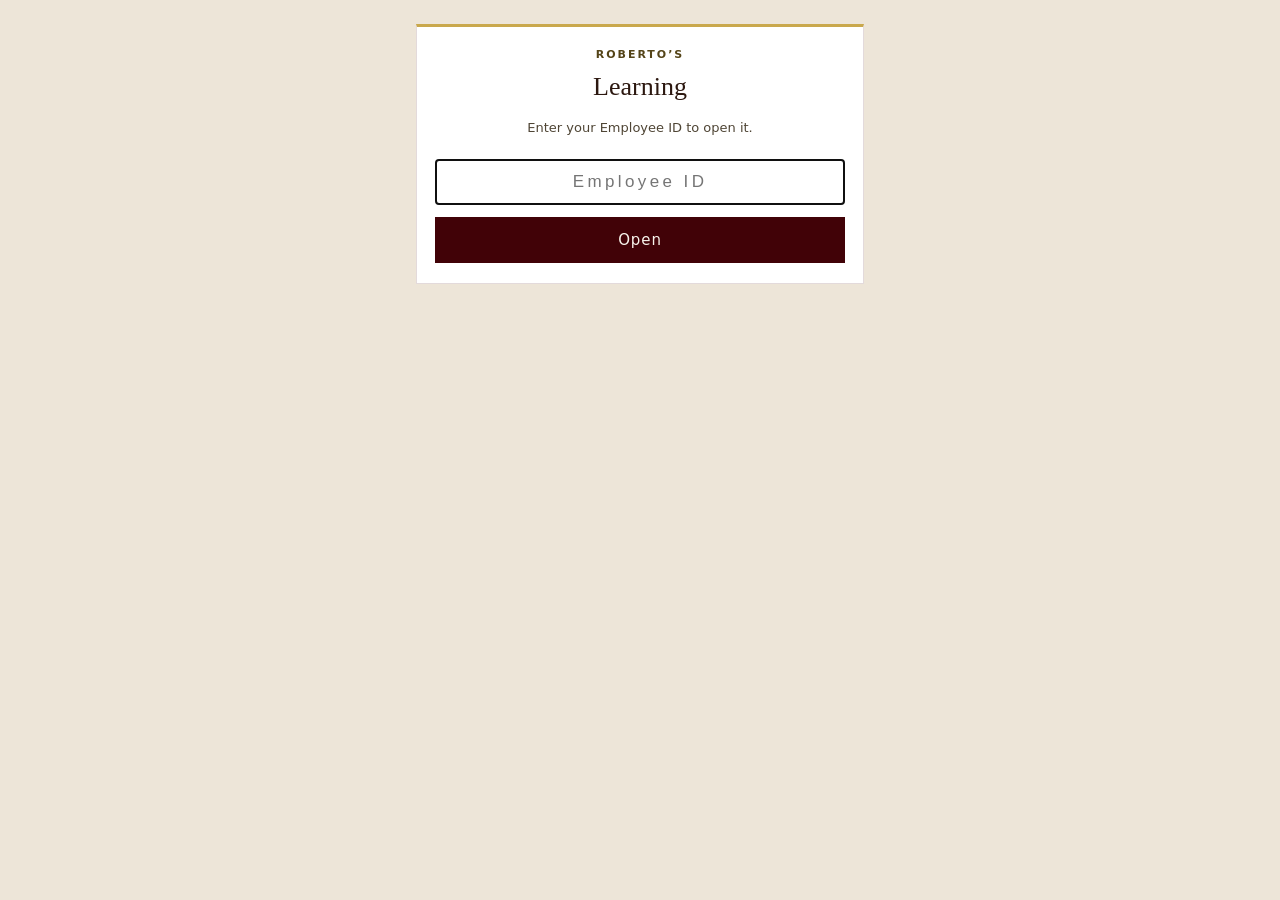
<file: learning.html>
<!doctype html>
<html lang="en"><head><meta charset="utf-8">
<meta name="viewport" content="width=device-width,initial-scale=1">
<title>Learning</title>
<style>
/* FOH Learning (2 Nov 2026) — same door and look as the Food & Beverage test. Everything that matters is on the
   server (learn edge function): questions are built from the live Food Bible, timed and marked there. */
:root{--vino:#410207;--vino-mid:#5e0a10;--vino-light:#7a1218;--sab:#e1d3c2;--sabl:#ede5d8;--paper:#F8F4EC;--oro:#C9A84C;--ink:#2C1810;--ok:#2F5D32;--bad:#8B1A1A;--serif:'Playfair Display',Georgia,serif}
*{box-sizing:border-box}
html,body{margin:0;background:var(--sabl);color:var(--ink);font:16px/1.45 system-ui,'Segoe UI',sans-serif}
.wrap{max-width:480px;margin:0 auto;padding:14px 16px 48px}
h1,h2,h3{font-family:var(--serif);font-weight:500;margin:.2em 0;color:var(--ink)}
h1{font-size:26px}h2{font-size:21px;line-height:1.25}h3{font-size:17px}
.card{background:#fff;border:1px solid rgba(65,2,7,.14);border-top:3px solid var(--oro);padding:20px 18px;margin-top:10px}
.eyebrow{font-size:11px;letter-spacing:.18em;text-transform:uppercase;color:#544418;font-weight:700}
.hint{font-size:13px;color:#4F4535}
input[type=text],input[type=password],input[type=number],select{width:100%;height:46px;border:1px solid #b9ab94;background:#fff;padding:0 12px;font-size:17px;margin-top:8px;color:var(--ink)}
input.code{text-align:center;letter-spacing:.2em}
select{font-size:15px}
.btn{width:100%;min-height:46px;background:var(--vino);color:var(--paper);border:0;font-size:15px;letter-spacing:.06em;cursor:pointer;margin-top:12px}
.btn:disabled{opacity:.4;cursor:default}
.btn.ghost{background:none;color:var(--vino);border:1px solid var(--vino)}
.link{background:none;border:0;color:var(--vino);text-decoration:underline;font-size:13px;cursor:pointer;padding:8px 0}
.top{display:flex;justify-content:space-between;align-items:center;font-size:13px;color:#4F4535;gap:8px}
.lvl{padding:2px 9px;border:1px solid var(--oro);font-size:11px;letter-spacing:.12em;text-transform:uppercase}
.bar{height:6px;background:var(--sab);margin:10px 0 2px}.bar i{display:block;height:100%;background:var(--vino);width:100%}
.bar.low i{background:var(--bad)}
.clock{font-variant-numeric:tabular-nums;font-weight:700;min-width:36px;text-align:right}
.opt{display:flex;gap:12px;align-items:center;width:100%;text-align:left;background:#fff;border:1px solid #b9ab94;padding:14px;margin-top:9px;font:inherit;font-size:16px;cursor:pointer;color:var(--ink)}
.opt .k{width:22px;height:22px;border:1.5px solid var(--vino);border-radius:50%;flex:none}
.multi .k{border-radius:3px}
.opt.on{background:var(--sab);border-color:var(--vino)}.opt.on .k{background:var(--vino)}
.row{display:flex;justify-content:space-between;gap:10px;padding:9px 0;border-bottom:1px solid var(--sab);font-size:14px}
.row b{font-weight:600}.good{color:var(--ok)}.no{color:var(--bad)}
.big{font-family:var(--serif);font-size:44px;color:var(--vino);line-height:1}
.chip{display:inline-block;background:var(--vino);color:var(--paper);padding:3px 12px;font-size:12px;letter-spacing:.14em;text-transform:uppercase;margin:6px 0}
.msg{margin-top:10px;font-size:14px;padding:8px 10px;border-left:3px solid var(--bad);background:#fbeeee;color:var(--bad)}
.flag{background:#fff3cf;border-left:3px solid var(--oro);padding:8px 10px;font-size:13px;margin-top:8px}
details{margin-top:12px;font-size:13px;color:#4F4535}summary{cursor:pointer;color:var(--vino);text-decoration:underline}
.code-big{font-family:var(--serif);font-size:44px;letter-spacing:.25em;color:var(--vino);text-align:center;margin:6px 0}
table{width:100%;border-collapse:collapse;font-size:13px;margin-top:8px}
th,td{padding:7px 4px;border-bottom:1px solid var(--sab);text-align:left;vertical-align:top}
th{font-size:10px;letter-spacing:.12em;text-transform:uppercase;color:#544418}
td.n{text-align:right;font-variant-numeric:tabular-nums}
.quote{margin:12px 0 4px;padding:10px 14px;background:var(--sabl);border-left:3px solid var(--oro);font-family:var(--serif);font-style:italic;font-size:16px;line-height:1.5;color:var(--ink)}
.ans{margin:8px 0;padding-top:8px;border-top:1px dashed var(--sab);font-size:13px}

.tag{display:inline-block;padding:2px 9px;font-size:11px;letter-spacing:.1em;text-transform:uppercase;border:1px solid var(--oro);margin-left:6px}
.tag.ok{background:var(--ok);color:#fff;border-color:var(--ok)}.tag.warn{background:#fff3cf}.tag.soon{opacity:.7}
.topic{display:block;width:100%;text-align:left;background:#fff;border:1px solid #b9ab94;padding:14px;margin-top:9px;font:inherit;color:var(--ink);cursor:pointer}
.topic[disabled]{opacity:.6;cursor:default}
.topic b{font-family:var(--serif);font-size:17px;font-weight:500}
button{font-family:inherit}
.trow{padding:14px 0;border-bottom:1px solid var(--sab)}.trow:last-child{border-bottom:0;padding-bottom:0}
.thead{display:flex;justify-content:space-between;align-items:center;gap:10px}
.thead b{font-family:var(--serif);font-size:17px;font-weight:500}
.thead .tag{margin-left:0;white-space:nowrap}
.acts{display:flex;flex-wrap:wrap;gap:0 20px;margin-top:4px}
.acts .link{text-decoration:none;font-weight:600;padding:6px 0}.acts .link:hover{text-decoration:underline}
.acts .link.quiet{color:#7a6d5a;font-weight:400}
.foot{text-align:center;margin-top:16px}.foot .link{color:#6b5f4d}
.req{display:block;margin-top:5px;padding:3px 8px;font-size:11px;letter-spacing:.06em;border:1px solid #b9ab94;background:#fff;color:#6b5f4d;cursor:pointer;white-space:nowrap}
.req.on{background:var(--vino);border-color:var(--vino);color:var(--paper)}
.req:disabled{opacity:.5;cursor:default}
.link.mini{font-size:10px;padding:4px 0 0;letter-spacing:.04em;text-transform:none;font-weight:600;text-decoration:none}
.tiles{display:grid;grid-template-columns:repeat(3,minmax(0,1fr));gap:8px;margin-top:10px}
.tile{background:#fff;border:1px solid rgba(65,2,7,.14);border-top:3px solid var(--oro);padding:12px 10px}
button.tile{font:inherit;text-align:left;cursor:pointer;width:100%;color:inherit}
.tile.on{background:var(--sabl);border-color:var(--vino);border-top-color:var(--vino)}
.tile span{display:block;font-size:10px;letter-spacing:.1em;text-transform:uppercase;color:#544418;font-weight:700;min-height:26px}
.tile b{display:block;font-family:var(--serif);font-weight:500;font-size:24px;color:var(--vino);line-height:1.1;margin-top:4px}
.chips{display:flex;flex-wrap:wrap;gap:6px;margin:10px 0 4px}
.chipb{min-height:36px;padding:0 12px;border:1px solid #b9ab94;background:#fff;color:#4F4535;font-size:13px;cursor:pointer}
.chipb.on{background:var(--vino);border-color:var(--vino);color:var(--paper)}
.prow{display:flex;justify-content:space-between;align-items:center;gap:10px;width:100%;text-align:left;background:none;border:0;border-top:1px solid var(--sab);padding:12px 0;font:inherit;font-size:15px;color:var(--ink);cursor:pointer;min-height:48px}
.prow b{font-weight:600;display:block}.prow .hint{display:block}
.prow .pr{white-space:nowrap;font-size:13px;font-weight:600;text-align:right}
.prow.try .pr{white-space:normal;max-width:55%}
.tbox{padding:0 0 10px 10px;border-left:3px solid var(--oro);margin-bottom:6px}
</style>
</head><body><div class="wrap"><div id="app"><div class="card"><div class="hint">Loading…</div></div></div></div>
<script>
var FN = 'https://paoaivwtkzujmrgrfjuq.supabase.co/functions/v1/learn';
var KEY = 'eyJhbGciOiJIUzI1NiIsInR5cCI6IkpXVCJ9.eyJpc3MiOiJzdXBhYmFzZSIsInJlZiI6InBhb2Fpdnd0a3p1am1yZ3JmanVxIiwicm9sZSI6ImFub24iLCJpYXQiOjE3ODEwNzAxMzAsImV4cCI6MjA5NjY0NjEzMH0.VynG9PBeIaqRG2lkMEuzskkcB11EhR-UfO9eGYsaUxk';
var WHO = 'foh-learning-who';
var S = { emp:'', jwt:'', me:null, busy:false, err:'', t:null, away:0, pick:null, cur:null, at:null, left:0 };
var app = document.getElementById('app');

function esc(s){ return String(s==null?'':s).replace(/&/g,'&amp;').replace(/</g,'&lt;').replace(/>/g,'&gt;').replace(/"/g,'&quot;'); }
function call(body){
  return fetch(FN, { method:'POST', headers:{ 'Content-Type':'application/json', apikey:KEY, Authorization:'Bearer '+KEY }, body:JSON.stringify(body), cache:'no-store' })
    .then(function(r){ return r.json().catch(function(){ return { ok:false, error:'error' }; }); })
    .catch(function(){ return { ok:false, error:'net' }; });
}
function say(e){
  return ({ no_emp:'That Employee ID is not on the FOH staff list.', coming_soon:'This topic is not open yet. It is waiting to be checked.', not_ready:'The test cannot be built right now. Try again in a minute.',
    stale:'That answer arrived late. The test carried on.', net:'No connection. Nothing was lost; try again.', no_attempt:'That test is no longer open.',
    not_checker:'Only the person who checks this topic can do that.', not_admin:'Only an Admin can do that.', not_sommelier:'Only a sommelier or an Admin can change the wine list.', no_edition:'That wine list does not exist.', not_manager:'Sign in to the FOH app as a manager to see the team.', state:'That topic has already moved on. Reload.' })[e] || 'Something went wrong. Try again.';
}
function mmss(ms){ var s = Math.round(ms/1000); return Math.floor(s/60) + ':' + ('0'+(s%60)).slice(-2); }
function dmy(iso){ return new Date(iso).toLocaleDateString('en-GB', { day:'numeric', month:'short', year:'numeric', timeZone:'Asia/Dubai' }); }
// A manager's own FOH app login: supabase-js keeps the session in localStorage on this same origin. The function
// checks the token itself; nothing in this page decides who is a manager.
function appToken(){
  try{
    for(var i = 0; i < localStorage.length; i++){
      var k = localStorage.key(i);
      if(/^sb-.*-auth-token$/.test(k)){
        var v = JSON.parse(localStorage.getItem(k) || 'null');
        var t = v && (v.access_token || (v.currentSession && v.currentSession.access_token));
        if(t) return t;
      }
    }
  }catch(e){}
  return '';
}
function remembered(){ try{ return sessionStorage.getItem(WHO) || ''; }catch(e){ return ''; } }
function remember(v){ try{ if(v) sessionStorage.setItem(WHO, v); else sessionStorage.removeItem(WHO); }catch(e){} }

/* ---------- sign in ---------- */
function boot(){
  S.emp = remembered(); S.jwt = appToken();
  if(S.emp || S.jwt) return signIn(S.emp);
  door();
}
function door(){
  app.innerHTML = '<div class="card" style="text-align:center"><div class="eyebrow">Roberto&rsquo;s</div><h1>Learning</h1>' +
    '<p class="hint">Enter your Employee ID to open it.</p><input class="code" id="id" type="text" inputmode="numeric" autocomplete="off" placeholder="Employee ID">' +
    (S.err ? '<div class="msg" role="alert">' + esc(S.err) + '</div>' : '') + '<button class="btn" id="go">Open</button>' +
    (S.jwt ? '<button class="btn ghost" id="mgr">I am signed in to the app as a manager</button>' : '') + '</div>';
  S.err = '';
  var i = document.getElementById('id'); setTimeout(function(){ try{ i.focus(); }catch(e){} }, 50);
  document.getElementById('go').onclick = function(){ var v = i.value.trim(); if(!v){ S.err = 'Enter your Employee ID.'; return door(); } signIn(v); };
  i.addEventListener('keydown', function(e){ if(e.key === 'Enter') document.getElementById('go').click(); });
  var m = document.getElementById('mgr'); if(m) m.onclick = function(){ signIn(''); };
}
function signIn(emp){
  S.emp = emp;
  call({ action:'me', emp:emp, jwt:S.jwt }).then(function(r){
    if(!r.ok){ remember(''); S.err = say(r.error); S.emp = ''; return door(); }
    remember(emp); S.me = r;
    if(r.staff) return call({ action:'resume', emp:emp }).then(function(x){ if(x.ok && x.resumed) show(x); else home(); });
    home();
  });
}

/* ---------- home ---------- */
function chip(t){
  if(!t.open) return '<span class="tag soon">Coming soon</span>';
  if(t.state === 'passed') return '<span class="tag ok">Passed</span>';
  if(t.state === 'expired') return '<span class="tag warn">Renew</span>';
  if(t.state === 'tried') return '<span class="tag warn">Not passed yet</span>';
  return t.required ? '<span class="tag warn">To do</span>' : '';
}
function line(t){
  if(!t.open) return 'Waiting to be checked before the team sees it.';
  if(t.state === 'passed') return 'Passed ' + dmy(t.passed_at) + (t.best ? ' · best ' + t.best.score + '/' + (t.n || 5) + ' in ' + mmss(t.best.ms) : '') + (t.expires ? ' · valid until ' + dmy(t.expires) : '');
  if(t.state === 'expired') return 'Passed ' + dmy(t.passed_at) + ' · expired ' + dmy(t.expires) + ', take it again';
  if(t.state === 'tried') return t.tries + (t.tries === 1 ? ' try' : ' tries') + ' · best ' + (t.best ? t.best.score : 0) + '/' + (t.n || 5) + ' · you need ' + (t.need || 4);
  return t.blurb || '';
}
function home(){
  clearInterval(S.t); S.cur = null;
  var me = S.me, h = '<div class="card" style="text-align:center"><div class="eyebrow">Roberto&rsquo;s</div><h1>Learning</h1><div class="hint">' + esc(me.name || '') +
    (me.role ? ' · ' + esc(me.role) : '') + (me.admin ? ' · Admin' : me.manager ? ' · Manager' : '') + '</div></div>';
  if(S.err) h += '<div class="msg" role="alert">' + esc(S.err) + '</div>'; S.err = '';
  if(me.manager) h += '<button class="btn" id="board">Who has passed what</button>';
  if(me.staff){
    var req = me.topics.filter(function(t){ return t.required; }), opt = me.topics.filter(function(t){ return !t.required; });
    var todo = req.filter(function(t){ return t.open && t.state !== 'passed'; }).length;
    h += '<div class="card"><div class="eyebrow">You must pass</div>' +
      (req.length ? (todo ? '<p class="hint">' + todo + ' still to do.</p>' : req.some(function(t){ return t.open; }) ? '<p class="hint good">You are up to date.</p>' : '<p class="hint">Nothing is open yet. These topics are waiting to be checked.</p>') : '<p class="hint">Your manager has not given you a test yet. You can still take any test below.</p>') +
      req.map(topicBtn).join('') + '</div>';
    if(opt.length) h += '<div class="card"><div class="eyebrow">' + (req.length ? 'Also open to you' : 'Open to you') + '</div>' + opt.map(topicBtn).join('') + '</div>';
    h += '<p class="hint" style="padding:0 6px">Questions one at a time, each with its own timer. Pass with 80%: 4 of 5, or 12 of 15 for Wine. You can take a test again as often as you like; your best score is kept.</p>';
  }
  var rv = me.review || [];
  if(rv.length){
    h += '<div class="card"><div class="eyebrow">Topics</div><p class="hint">A topic reaches the team only after its owner has checked it and an Admin has approved it.</p>' +
      rv.map(function(t){
        var st = t.status === 'approved' ? '<span class="tag ok">Live</span>' : t.status === 'checked' ? '<span class="tag warn">Awaiting approval</span>' : '<span class="tag soon">Draft</span>';
        var who = t.status === 'checked' ? 'Checked by ' + esc(t.checked_by || '') : t.status === 'approved' ? '' : 'Waiting for ' + esc(t.checker_for || 'the checker');
        return '<div class="trow"><div class="thead"><b>' + esc(t.name) + '</b>' + st + '</div>' + (who ? '<div class="hint">' + who + '</div>' : '') + '<div class="acts">' +
          '<button class="link" data-sample="' + t.key + '">View sample</button>' +
          (t.can_check ? '<button class="link" data-act="check" data-t="' + t.key + '">Mark as checked</button>' : '') +
          (t.can_approve ? '<button class="link" data-act="approve" data-t="' + t.key + '">Approve for the team</button>' : '') +
          (t.can_reopen ? '<button class="link quiet" data-act="reopen" data-t="' + t.key + '">Return to draft</button>' : '') + '</div></div>'; }).join('') + '</div>';
  }
  if(me.wine_editor) h += '<button class="btn ghost" id="wines">Wine list for the Wine test</button>';
  h += '<div class="foot"><button class="link" id="out">Not you? Use another Employee ID</button></div>';
  app.innerHTML = h;
  Array.prototype.forEach.call(document.querySelectorAll('[data-topic]'), function(b){ b.onclick = function(){ begin(b.dataset.topic); }; });
  Array.prototype.forEach.call(document.querySelectorAll('[data-sample]'), function(b){ b.onclick = function(){ sample(b.dataset.sample); }; });
  Array.prototype.forEach.call(document.querySelectorAll('[data-act]'), function(b){
    b.onclick = function(){ if(b.dataset.act === 'reopen' && !confirm('Take this topic off the team? Staff will not see it until it is checked and approved again.')) return; b.disabled = true; call({ action:b.dataset.act, topic:b.dataset.t, emp:S.emp, jwt:S.jwt }).then(function(r){ if(!r.ok) S.err = say(r.error); signIn(S.emp); }); };
  });
  var bd = document.getElementById('board'); if(bd) bd.onclick = function(){ boardView(); };
  var wb = document.getElementById('wines'); if(wb) wb.onclick = function(){ wineView(); };
  document.getElementById('out').onclick = function(){ remember(''); S.me = null; S.emp = ''; door(); };
}
function topicBtn(t){
  return '<button class="topic" data-topic="' + t.key + '"' + (t.open ? '' : ' disabled') + '><b>' + esc(t.name) + '</b> ' + chip(t) + '<div class="hint">' + esc(line(t)) + '</div></button>';
}

/* ---------- a test ---------- */
function begin(topic){
  if(S.busy) return; S.busy = true;
  call({ action:'start', emp:S.emp, topic:topic }).then(function(r){
    S.busy = false;
    if(!r.ok){ S.err = say(r.error); return signIn(S.emp); }
    show(r);
  });
}
function show(r){
  S.cur = r; S.pick = r.q.type === 'multi' ? [] : r.q.type === 'match' ? r.q.lefts.map(function(){ return null; }) : null; S.away = 0;
  S.at = performance.now(); S.left = r.left_ms;
  draw(r);
  clearInterval(S.t);
  S.t = setInterval(function(){
    var left = S.left - (performance.now() - S.at);
    if(left <= 0){ clearInterval(S.t); lock(true); } else tick(left);
  }, 100);
}
function tick(left){
  var q = S.cur.q, b = document.querySelector('.bar'), c = document.querySelector('.clock'); if(!b) return;
  b.firstChild.style.width = Math.max(0, left/(q.secs*1000)*100) + '%'; b.className = 'bar' + (left < 6000 ? ' low' : '');
  c.textContent = Math.max(0, Math.ceil(left/1000)) + 's';
}
function ready(){
  var q = S.cur.q;
  if(q.type === 'multi') return S.pick.length > 0;
  if(q.type === 'match') return S.pick.every(function(x){ return x !== null; });
  return S.pick !== null;
}
function draw(r){
  var q = r.q, multi = q.type === 'multi';
  var h = '<div class="top"><span>Question ' + (r.idx+1) + ' of ' + r.total + '</span><span class="lvl">' + esc(r.topic_name) + '</span><span class="clock">' + q.secs + 's</span></div><div class="bar"><i></i></div>' +
    '<div class="card"><div class="eyebrow">' + esc(q.area) + '</div><h2>' + esc(q.text) + '</h2>' + (q.quote ? '<div class="quote">“' + esc(q.quote) + '”</div>' : '');
  if(q.type === 'match'){
    h += '<p class="hint">' + ((q.opts.length - q.lefts.length) === 1 ? 'One wine is' : (q.opts.length - q.lefts.length) + ' wines are') + ' not used.</p>' + q.lefts.map(function(l, i){
      return '<div style="margin-top:12px"><div style="font-weight:600">' + esc(l) + '</div><select class="sel" data-i="' + i + '"><option value="">Choose a wine…</option>' +
        q.opts.map(function(o, k){ return '<option value="' + k + '">' + esc(o) + '</option>'; }).join('') + '</select></div>'; }).join('');
  } else {
    if(multi) h += '<p class="hint">Tick every one that applies.</p>';
    h += '<div class="' + (multi ? 'multi' : '') + '">' + q.opts.map(function(o, k){ return '<button class="opt" data-k="' + k + '"><span class="k"></span>' + esc(o) + '</button>'; }).join('') + '</div>';
  }
  h += '<div id="e"></div><button class="btn" id="next" disabled>' + (r.idx === r.total-1 ? 'Hand in' : 'Lock answer') + '</button></div>';
  app.innerHTML = h;
  Array.prototype.forEach.call(document.querySelectorAll('.opt'), function(b){
    b.onclick = function(){
      var k = +b.dataset.k;
      if(multi){ var ix = S.pick.indexOf(k); if(ix < 0) S.pick.push(k); else S.pick.splice(ix, 1); b.classList.toggle('on'); }
      else { S.pick = k; Array.prototype.forEach.call(document.querySelectorAll('.opt'), function(x){ x.classList.remove('on'); }); b.classList.add('on'); }
      document.getElementById('next').disabled = !ready();
    };
  });
  Array.prototype.forEach.call(document.querySelectorAll('.sel'), function(s){
    s.onchange = function(){ S.pick[+s.dataset.i] = s.value === '' ? null : +s.value; document.getElementById('next').disabled = !ready(); };
  });
  document.getElementById('next').onclick = function(){ lock(false); };
  tick(S.left - (performance.now() - S.at));
}
// leaving the test screen is counted and shown to the managers; it never fails anyone by itself
document.addEventListener('visibilitychange', function(){ if(document.hidden && S.cur && S.t) S.away++; });

function lock(timeout){
  if(S.busy) return; S.busy = true; clearInterval(S.t);
  var sendPick = S.cur.q.type === 'multi' ? (S.pick.length ? S.pick : null) : S.cur.q.type === 'match' ? (S.pick.every(function(x){ return x !== null; }) ? S.pick : null) : S.pick;
  call({ action:'answer', emp:S.emp, attempt:S.cur.attempt, idx:S.cur.idx, pick:sendPick, away:S.away }).then(function(r){
    S.busy = false;
    if(!r.ok){
      if(r.error === 'net'){ var e = document.getElementById('e'); if(e) e.innerHTML = '<div class="msg">' + esc(say('net')) + '</div>'; S.cur.left_ms = 0; return retry(); }
      S.err = say(r.error); return resume();
    }
    if(r.done) return result(r.result);
    show(r);
  });
}
function retry(){ var e = document.getElementById('next'); if(e){ e.disabled = false; e.onclick = function(){ lock(false); }; } }
function resume(){ call({ action:'resume', emp:S.emp }).then(function(r){ if(r.ok && r.resumed) show(r); else signIn(S.emp); }); }

/* ---------- result ---------- */
function reviewHtml(R, withPick){
  return R.review.map(function(q, i){
    var right = q.type === 'match' ? q.lefts.map(function(l, k){ return l + ' → ' + q.opts[q.correct[k]]; }).join('; ') : q.correct.map(function(k){ return q.opts[k]; }).join(' + ');
    return '<div class="ans"><b>' + (i+1) + '.</b> ' + esc(q.text) + (q.quote ? '<br><i>“' + esc(q.quote) + '”</i>' : '') + '<br><span class="good">' + esc(right) + '</span><br><span class="hint">' + esc(q.note) + '</span></div>'; }).join('');
}
function result(R){
  clearInterval(S.t); S.cur = null;
  var h = '<div class="card" style="text-align:center"><div class="eyebrow">' + esc(R.topic_name) + ' · ' + esc(R.name || '') + '</div>' +
    '<div class="big">' + R.score + ' / ' + R.total + '</div><div class="chip">' + (R.passed ? 'Passed' : 'Not passed &mdash; ' + R.pass_mark + ' needed') + '</div>' +
    '<p class="hint">Total time ' + mmss(R.total_ms) + '</p></div>' +
    '<div class="card"><div class="eyebrow">Question by question</div>' + R.review.map(function(q, i){
      return '<div class="row"><span>' + (i+1) + '. ' + esc(q.area) + '</span><span class="' + (q.right ? 'good' : 'no') + '">' + (q.out ? 'time out' : q.right ? 'right' : 'wrong') + ' · ' + (q.ms/1000).toFixed(1) + 's</span></div>'; }).join('') +
    '<details open><summary>The answers</summary>' + reviewHtml(R) + '</details></div>' +
    '<button class="btn" id="back">Back</button>';
  app.innerHTML = h; window.scrollTo(0, 0);
  document.getElementById('back').onclick = function(){ signIn(S.emp); };
}

/* ---------- a checker reads a sample ---------- */
function sample(topic){
  call({ action:'sample', topic:topic, emp:S.emp, jwt:S.jwt }).then(function(r){
    if(!r.ok){ S.err = say(r.error); return home(); }
    app.innerHTML = '<div class="top"><button class="link" id="back">‹ Back</button><span class="eyebrow">Sample &mdash; ' + esc(r.topic_name) + '</span></div>' +
      '<div class="card"><p class="hint">Ten questions built just now from ' + esc(r.menu) + ' and the wine list, with the right answers. Every test is built the same way from what the Food &amp; Beverage Bible shows. Read them; if one is wrong, do not check this topic and tell Francesco.</p>' +
      reviewHtml(r) + '<button class="btn ghost" id="again">Another ten</button></div>';
    document.getElementById('back').onclick = home;
    document.getElementById('again').onclick = function(){ sample(topic); };
  });
}

/* ---------- the sommelier keeps the wine list the Wine test is built from ---------- */
function wineView(body){
  call(Object.assign({ action: body ? 'wine_set' : 'wines', emp:S.emp, jwt:S.jwt }, body || {})).then(function(r){
    if(!r.ok){ S.err = say(r.error); return home(); }
    var h = '<div class="top"><button class="link" id="back">‹ Back</button><span class="eyebrow">Wine list</span></div>' +
      '<div class="card"><p class="hint">The Wine test is built from one wine list at a time. Pick the list, then take out any wine you do not want asked about. The Food &amp; Beverage Bible is not changed here.</p>' +
      '<div class="eyebrow">Which list</div>' + r.editions.map(function(e){
        return '<label class="row" style="cursor:pointer"><span><input type="radio" name="ed" value="' + esc(e.edition) + '"' + (e.edition === r.edition ? ' checked' : '') + '> ' + esc(e.edition) + ' &middot; ' + e.n + ' wines' + (e.active ? ' &middot; in use in the Kitchen' : '') + '</span></label>'; }).join('') +
      '<p class="hint">Choosing a different list sends the Wine test back to &ldquo;waiting for the check&rdquo;.</p></div>' +
      '<div class="card"><div class="eyebrow">Wines asked about (' + r.in_test + ' of ' + r.wines.length + ')</div>' +
      r.wines.map(function(w){ return '<label class="row" style="cursor:pointer"><span><input type="checkbox" data-w="' + esc(w.id) + '"' + (w.out ? '' : ' checked') + '> ' + esc(w.name) + '<div class="hint">' + esc(w.style || '') + (w.region ? ' &middot; ' + esc(w.region) : '') + ' &middot; ' + w.pairs + (w.pairs === 1 ? ' pairing' : ' pairings') + '</div></span></label>'; }).join('') +
      '<div class="hint ' + (r.can_build ? 'good' : '') + '" style="margin-top:8px">' + (r.can_build ? 'A test can be built from this list.' : 'A test cannot be built from this list yet: it needs at least 8 wines and enough notes and pairings.') + '</div>' +
      '<button class="btn" id="save">Save</button></div>';
    app.innerHTML = h;
    document.getElementById('back').onclick = home;
    document.getElementById('save').onclick = function(){
      var ed = document.querySelector('input[name=ed]:checked');
      var off = Array.prototype.filter.call(document.querySelectorAll('[data-w]'), function(c){ return !c.checked; }).map(function(c){ return c.dataset.w; });
      var keepOff = (r.off || []).filter(function(id){ return !r.wines.some(function(w){ return w.id === id; }); });
      this.disabled = true; wineView({ edition: ed ? ed.value : r.edition, off: off.concat(keepOff) });
    };
  });
}

/* ---------- managers: the team report (16 Nov 2026) ---------- */
function dt(iso){ return new Date(iso).toLocaleString('en-GB', { day:'numeric', month:'short', hour:'2-digit', minute:'2-digit', hour12:false, timeZone:'Asia/Dubai' }); }
function tries(n){ return n + (n === 1 ? ' try' : ' tries'); }
function tname(r, k){ var t = r.topics.filter(function(x){ return x.key === k; })[0]; return t ? t.name : k; }
// one person's numbers across the open topics
function sumUp(p, r){
  var o = { req:0, reqPass:0, pass:0, tries:0, firstTry:0, fs:0, fn:0, ms:0, qn:0, started:false, open:false, stuck:null, hard:null };
  p.topics.forEach(function(t){
    var ok = t.state === 'passed';
    if(t.required){ o.req++; if(ok) o.reqPass++; }
    if(ok) o.pass++;
    o.tries += t.done || 0;
    if(t.pass_try === 1) o.firstTry++;
    if(t.first != null && t.n){ o.fs += t.first / t.n; o.fn++; }
    o.ms += t.sum_ms || 0; o.qn += (t.done || 0) * (t.n || 5);
    if(t.done || t.left || t.open) o.started = true;
    if(t.open) o.open = true;
    if(!ok && t.done && (!o.stuck || t.done > o.stuck.done)) o.stuck = { name:tname(r, t.key), done:t.done };
    if(t.pass_try > 1 && (!o.hard || t.pass_try > o.hard.n)) o.hard = { name:tname(r, t.key), n:t.pass_try };
  });
  o.first = o.fn ? o.fs / o.fn : -1;
  o.perQ = o.qn ? o.ms / o.qn : 1e12;
  return o;
}
var SORTS = [
  ['pass', 'Most passed', function(a, b){ return b.s.pass - a.s.pass || a.s.tries - b.s.tries; }],
  ['tries', 'Most retakes', function(a, b){ return b.s.tries - a.s.tries; }],
  ['first', 'Best first try', function(a, b){ return b.s.firstTry - a.s.firstTry || b.s.first - a.s.first; }],
  ['fast', 'Fastest', function(a, b){ return a.s.perQ - b.s.perQ; }],
  ['name', 'Name', function(a, b){ return String(a.name).localeCompare(String(b.name)); }]
];
function boardView(){
  call({ action:'board', emp:S.emp, jwt:S.jwt }).then(function(r){
    if(!r.ok){ S.err = say(r.error); return home(); }
    S.board = r; boardDraw(); window.scrollTo(0, 0);
  });
}
function boardDraw(){
  var r = S.board, can = !!r.can_assign, key = S.sort || 'pass';
  var h = '<div class="top"><button class="link" id="back">‹ Back</button><span class="eyebrow">Team</span></div>';
  if(r.waiting.length) h += '<div class="card"><div class="eyebrow">Not open to the team yet</div>' + r.waiting.map(function(w){ return '<div class="row"><span>' + esc(w.name) + '</span><span>' + (w.status === 'checked' ? 'waiting for approval' : 'waiting for the check') + '</span></div>'; }).join('') + '</div>';
  if(!r.topics.length){ h += '<div class="card"><p class="hint">No topic is open to the team yet, so there is nothing to track.</p></div>'; app.innerHTML = h; document.getElementById('back').onclick = home; return; }
  var ppl = r.rows.map(function(p){ return { name:p.name, role:p.role, emp:p.emp, s:sumUp(p, r) }; });
  var going = ppl.filter(function(p){ return p.s.started; }), idle = ppl.filter(function(p){ return !p.s.started && p.s.req; });
  var tot = 0, got = 0, ft = 0;
  ppl.forEach(function(p){ tot += p.s.req; got += p.s.reqPass; ft += p.s.firstTry; });
  var tile = function(k, label, val){ return '<button class="tile' + (S.tile === k ? ' on' : '') + '" data-tile="' + k + '" aria-expanded="' + (S.tile === k) + '"><span>' + label + '</span><b>' + val + '</b></button>'; };
  h += '<div class="tiles">' + tile('pass', 'Compulsory passed', got + ' / ' + tot) + tile('started', 'People started', going.length + ' of ' + (going.length + idle.length)) + tile('first', 'Passed first try', ft) + '</div>';
  // tap a tile: the people behind its number
  if(S.tile){
    var list = [];
    r.rows.forEach(function(p){
      if(S.tile === 'started'){ var s0 = sumUp(p, r); if(s0.started) list.push({ emp:p.emp, name:p.name, sub:p.role || '', right:s0.tries ? tries(s0.tries) : 'not finished' }); return; }
      p.topics.forEach(function(t){
        if(S.tile === 'pass' && t.required && t.state === 'passed') list.push({ emp:p.emp, name:p.name, sub:tname(r, t.key), right:t.pass_try === 1 ? 'first try' : t.pass_try ? 'try ' + t.pass_try : 'passed' });
        if(S.tile === 'first' && t.pass_try === 1) list.push({ emp:p.emp, name:p.name, sub:tname(r, t.key), right:t.first + '/' + (t.n || 5) });
      });
    });
    var ttl = S.tile === 'pass' ? 'Compulsory tests passed' : S.tile === 'first' ? 'Passed on the first try' : 'People who started';
    h += '<div class="card" id="tileBox"><div class="eyebrow">' + ttl + '</div>' + (list.length ? list.map(function(x){
      return '<button class="prow" data-emp="' + esc(x.emp || '') + '"><span><b>' + esc(x.name) + '</b><span class="hint">' + esc(x.sub) + '</span></span><span class="pr">' + esc(x.right) + ' ›</span></button>'; }).join('') : '<p class="hint">Nobody yet.</p>') + '</div>';
  }
  var srt = SORTS.filter(function(x){ return x[0] === key; })[0] || SORTS[0];
  going.sort(function(a, b){ return srt[2](a, b) || String(a.name).localeCompare(String(b.name)); });
  h += '<div class="card"><div class="eyebrow">People who started</div>';
  if(!going.length) h += '<p class="hint">Nobody has taken a test yet.</p>';
  else {
    h += '<div class="chips">' + SORTS.map(function(x){ return '<button class="chipb' + (x[0] === srt[0] ? ' on' : '') + '" data-sort="' + x[0] + '" aria-pressed="' + (x[0] === srt[0]) + '">' + x[1] + '</button>'; }).join('') + '</div>';
    h += going.map(function(p){
      var s = p.s, bits = s.tries ? [tries(s.tries)] : [];
      if(srt[0] === 'first'){ if(s.fn) bits = ['Passed first try: ' + s.firstTry + ' of ' + s.fn + (s.fn === 1 ? ' test' : ' tests'), 'first scores ' + Math.round(s.first * 100) + '%']; else bits = ['started, not finished']; }
      else if(s.stuck) bits.push(esc(s.stuck.name) + ': ' + tries(s.stuck.done) + ', not passed');
      else if(s.pass && s.firstTry === s.pass) bits.push('all first try');
      else if(s.hard) bits.push(esc(s.hard.name) + ': passed on try ' + s.hard.n);
      else if(!s.tries) bits.push('started, not finished');
      if(srt[0] === 'fast' && s.qn) bits.push(Math.round(s.perQ / 1000) + 's a question');
      var right = s.req ? s.reqPass + ' of ' + s.req : s.pass + ' passed';
      return '<button class="prow" data-emp="' + esc(p.emp || '') + '"><span><b>' + esc(p.name) + '</b><span class="hint">' + esc(p.role || '') + ' · ' + bits.join(' · ') + '</span></span><span class="pr ' + (s.req && s.reqPass === s.req ? 'good' : (!s.pass ? 'no' : '')) + '">' + right + ' ›</span></button>'; }).join('');
  }
  h += '</div>';
  if(idle.length) h += '<div class="card"><details><summary>' + idle.length + (idle.length === 1 ? ' person has' : ' people have') + ' a test to do and have not started</summary>' + idle.map(function(p){ return '<div class="row"><span>' + esc(p.name) + '<span class="hint"> · ' + esc(p.role || '') + '</span></span><span>' + p.s.req + ' to do</span></div>'; }).join('') + '</details></div>';
  h += '<div class="card"><details id="missed"><summary>Questions the team gets wrong most</summary><div id="missedBox" class="hint" style="margin-top:8px">Loading…</div></details></div>';
  if(can) h += '<button class="btn ghost" id="assign">Choose who must pass what</button>';
  app.innerHTML = h;
  document.getElementById('back').onclick = home;
  Array.prototype.forEach.call(document.querySelectorAll('[data-tile]'), function(b){ b.onclick = function(){ S.tile = S.tile === b.dataset.tile ? '' : b.dataset.tile; var y = window.scrollY; boardDraw(); window.scrollTo(0, y); }; });
  Array.prototype.forEach.call(document.querySelectorAll('[data-sort]'), function(b){ b.onclick = function(){ S.sort = b.dataset.sort; var y = window.scrollY; boardDraw(); window.scrollTo(0, y); }; });
  Array.prototype.forEach.call(document.querySelectorAll('.prow'), function(b){ b.onclick = function(){ if(b.dataset.emp) personView(b.dataset.emp); }; });
  var as = document.getElementById('assign'); if(as) as.onclick = function(){ assignView(); };
  var md = document.getElementById('missed');
  md.addEventListener('toggle', function(){
    if(!md.open || md.dataset.done) return; md.dataset.done = '1';
    call({ action:'missed', emp:S.emp, jwt:S.jwt }).then(function(x){
      var box = document.getElementById('missedBox'); if(!box) return;
      if(!x.ok){ box.textContent = say(x.error); md.dataset.done = ''; return; }
      var any = x.topics.some(function(t){ return t.qs.length; });
      box.className = '';
      box.innerHTML = any ? x.topics.filter(function(t){ return t.qs.length; }).map(function(t){
        return '<div class="eyebrow" style="margin-top:12px">' + esc(t.name) + '</div>' + t.qs.map(function(q){ return '<div class="row"><span>' + esc(q.text) + '</span><span class="no" style="white-space:nowrap">' + q.wrong + ' of ' + q.asked + ' wrong</span></div>'; }).join(''); }).join('') :
        '<p class="hint">Not enough tests taken yet to say.</p>';
    });
  });
}

/* ---------- managers: one person, every try, every question ---------- */
function pickText(q){
  if(q.out) return 'Ran out of time';
  if(q.pick == null) return 'No answer';
  if(q.type === 'match') return (q.lefts || []).map(function(l, k){ return l + ' → ' + (q.opts[(q.pick || [])[k]] || 'nothing'); }).join('; ');
  var a = Array.isArray(q.pick) ? q.pick : [q.pick];
  return a.length ? a.map(function(k){ return q.opts[k]; }).join(' + ') : 'Nothing picked';
}
function rightText(q){ return q.type === 'match' ? q.lefts.map(function(l, k){ return l + ' → ' + q.opts[q.correct[k]]; }).join('; ') : q.correct.map(function(k){ return q.opts[k]; }).join(' + '); }
function personView(emp){
  call({ action:'person', emp:S.emp, jwt:S.jwt, who:emp }).then(function(r){
    if(!r.ok){ S.err = say(r.error); return home(); }
    var h = '<div class="top"><button class="link" id="back">‹ Team</button><span class="eyebrow">Person</span></div>' +
      '<div class="card" style="text-align:center"><h2>' + esc(r.name) + '</h2><div class="hint">' + esc(r.role || '') + '</div></div>';
    r.topics.forEach(function(t){
      var mine = r.tries.filter(function(a){ return a.topic === t.key; }), n = 0;
      var real = mine.filter(function(a){ return a.finished && !a.left; });
      var tag = t.state === 'passed' ? '<span class="tag ok">Passed</span>' : t.state === 'expired' ? '<span class="tag warn">Expired</span>' : real.length ? '<span class="tag warn">Not passed</span>' : t.required ? '<span class="tag warn">To do</span>' : '';
      var bits = [], best = null;
      real.forEach(function(a){ if(!best || a.score > best.score || (a.score === best.score && a.ms < best.ms)) best = a; });
      if(real.length){
        bits.push(tries(real.length));
        bits.push(t.pass_try === 1 ? 'passed first try' : t.pass_try ? 'passed on try ' + t.pass_try : 'not passed yet');
        if(real.length > 1) bits.push('first ' + real[0].score + '/' + real[0].n);
        bits.push('best ' + best.score + '/' + best.n + ' in ' + mmss(best.ms));
        if(real.length > 1) bits.push('average time ' + mmss(t.sum_ms / real.length));
      }
      h += '<div class="card"><div class="thead"><b>' + esc(t.name) + '</b>' + tag + '</div>' +
        '<div class="hint">' + (bits.length ? bits.join(' · ') : mine.length ? 'Started, never finished a test.' : t.required ? 'Compulsory. Not started.' : 'Not taken.') + '</div>' +
        mine.map(function(a){
          var lab, cls = '';
          if(!a.finished) lab = 'Open now, not finished';
          else if(a.left) lab = 'Left before the end';
          else { n++; lab = a.score + '/' + a.n + ' · ' + mmss(a.ms) + ' · ' + (a.passed ? 'passed' : 'not passed'); cls = a.passed ? 'good' : 'no'; }
          return '<button class="prow try" data-try="' + esc(a.id) + '" aria-expanded="false"><span><b>' + (a.finished && !a.left ? 'Try ' + n : 'Unfinished') + '</b><span class="hint">' + dt(a.at) + (a.away ? ' · left the test screen ' + a.away + (a.away === 1 ? ' time' : ' times') : '') + '</span></span><span class="pr ' + cls + '">' + lab + ' ›</span></button><div class="tbox" id="t-' + esc(a.id) + '" hidden></div>'; }).join('') + '</div>';
    });
    if(!r.topics.length) h += '<div class="card"><p class="hint">No topic is open.</p></div>';
    app.innerHTML = h; window.scrollTo(0, 0);
    document.getElementById('back').onclick = function(){ if(S.board){ boardDraw(); window.scrollTo(0, 0); } else boardView(); };
    Array.prototype.forEach.call(document.querySelectorAll('[data-try]'), function(b){ b.onclick = function(){
      var box = document.getElementById('t-' + b.dataset.try);
      if(!box.hidden){ box.hidden = true; b.setAttribute('aria-expanded', 'false'); return; }
      box.hidden = false; b.setAttribute('aria-expanded', 'true');
      if(box.dataset.done) return;
      box.innerHTML = '<div class="hint">Loading…</div>';
      call({ action:'attempt', emp:S.emp, jwt:S.jwt, attempt:b.dataset.try }).then(function(x){
        if(!x.ok){ box.innerHTML = '<div class="msg">' + esc(say(x.error)) + '</div>'; return; }
        box.dataset.done = '1';
        box.innerHTML = x.review.length ? x.review.map(function(q, i){
          return '<div class="ans"><b class="' + (q.right ? 'good' : 'no') + '">' + (q.right ? '✓' : '✗') + ' ' + (i+1) + '.</b> ' + esc(q.text) + (q.quote ? '<br><i>“' + esc(q.quote) + '”</i>' : '') +
            ' <span class="hint">· ' + Math.round(q.ms/1000) + 's of ' + q.secs + 's</span>' +
            (q.right ? '<br><span class="good">' + esc(rightText(q)) + '</span>' : '<br><span class="no">Answered: ' + esc(pickText(q)) + '</span><br><span class="good">Right answer: ' + esc(rightText(q)) + '</span>') + '</div>'; }).join('') +
          (x.review.length < x.n ? '<div class="hint" style="margin-top:8px">Stopped after question ' + x.review.length + ' of ' + x.n + '.</div>' : '') :
          '<div class="hint">No question was answered.</div>';
      });
    }; });
  });
}

/* ---------- managers: who must pass what ---------- */
function assignView(keep){
  var y = keep ? window.scrollY : 0;
  call({ action:'board', emp:S.emp, jwt:S.jwt }).then(function(r){
    if(!r.ok){ S.err = say(r.error); return home(); }
    S.board = r;
    var who = function(k){ return r.rows.filter(function(p){ return p.emp; }).map(function(p){ return { emp:p.emp, on:p.topics.filter(function(t){ return t.key === k; })[0].required }; }); };
    var h = '<div class="top"><button class="link" id="back">‹ Team</button><span class="eyebrow">Who must pass what</span></div>' +
      '<div class="card"><table class="board"><tr><th>Name</th>' + r.topics.map(function(t){
        var all = who(t.key), full = all.length && all.every(function(x){ return x.on; });
        return '<th>' + esc(t.name) + (all.length ? '<div><button class="link mini" data-all="' + t.key + '" data-on="' + (full ? '0' : '1') + '" data-name="' + esc(t.name) + '">' + (full ? 'Clear all' : 'Assign all') + '</button></div>' : '') + '</th>'; }).join('') + '</tr>' +
      r.rows.map(function(p){
        return '<tr><td>' + esc(p.name) + '<div class="hint">' + esc(p.role || '') + (p.emp ? '' : ' · no Employee ID') + '</div></td>' + p.topics.map(function(t){
          return '<td>' + (p.emp ? '<button class="req' + (t.required ? ' on' : '') + '" data-emp="' + esc(p.emp) + '" data-t="' + t.key + '" data-on="' + (t.required ? '0' : '1') + '" aria-pressed="' + !!t.required + '">' + (t.required ? 'Required' : 'Assign') + '</button>' : '') + '</td>'; }).join('') + '</tr>'; }).join('') + '</table>' +
      '<div class="hint" style="margin-top:8px">Tap <b>Assign</b> to make a topic compulsory for that person; tap <b>Required</b> to take it off. Anyone can take any open test.</div></div>';
    app.innerHTML = h; document.getElementById('back').onclick = function(){ boardDraw(); window.scrollTo(0, 0); };
    var send = function(btn, topic, ids, on){
      btn.disabled = true;
      call({ action:'assign', emp:S.emp, jwt:S.jwt, topic:topic, who:ids, on:on }).then(function(x){ if(!x.ok){ S.err = say(x.error); btn.disabled = false; alert(S.err); S.err = ''; return; } assignView(true); });
    };
    Array.prototype.forEach.call(document.querySelectorAll('button.req'), function(b){ b.onclick = function(){ send(b, b.dataset.t, [b.dataset.emp], b.dataset.on === '1'); }; });
    Array.prototype.forEach.call(document.querySelectorAll('[data-all]'), function(b){ b.onclick = function(){
      var on = b.dataset.on === '1', ids = who(b.dataset.all).filter(function(x){ return x.on !== on; }).map(function(x){ return x.emp; });
      if(!ids.length) return;
      if(!confirm((on ? 'Make “' + b.dataset.name + '” compulsory for ' : 'Take “' + b.dataset.name + '” off ') + ids.length + (ids.length === 1 ? ' person' : ' people') + ' on this list?')) return;
      send(b, b.dataset.all, ids, on); }; });
    if(keep) window.scrollTo(0, y);
  });
}
boot();
</script></body></html>
</file>
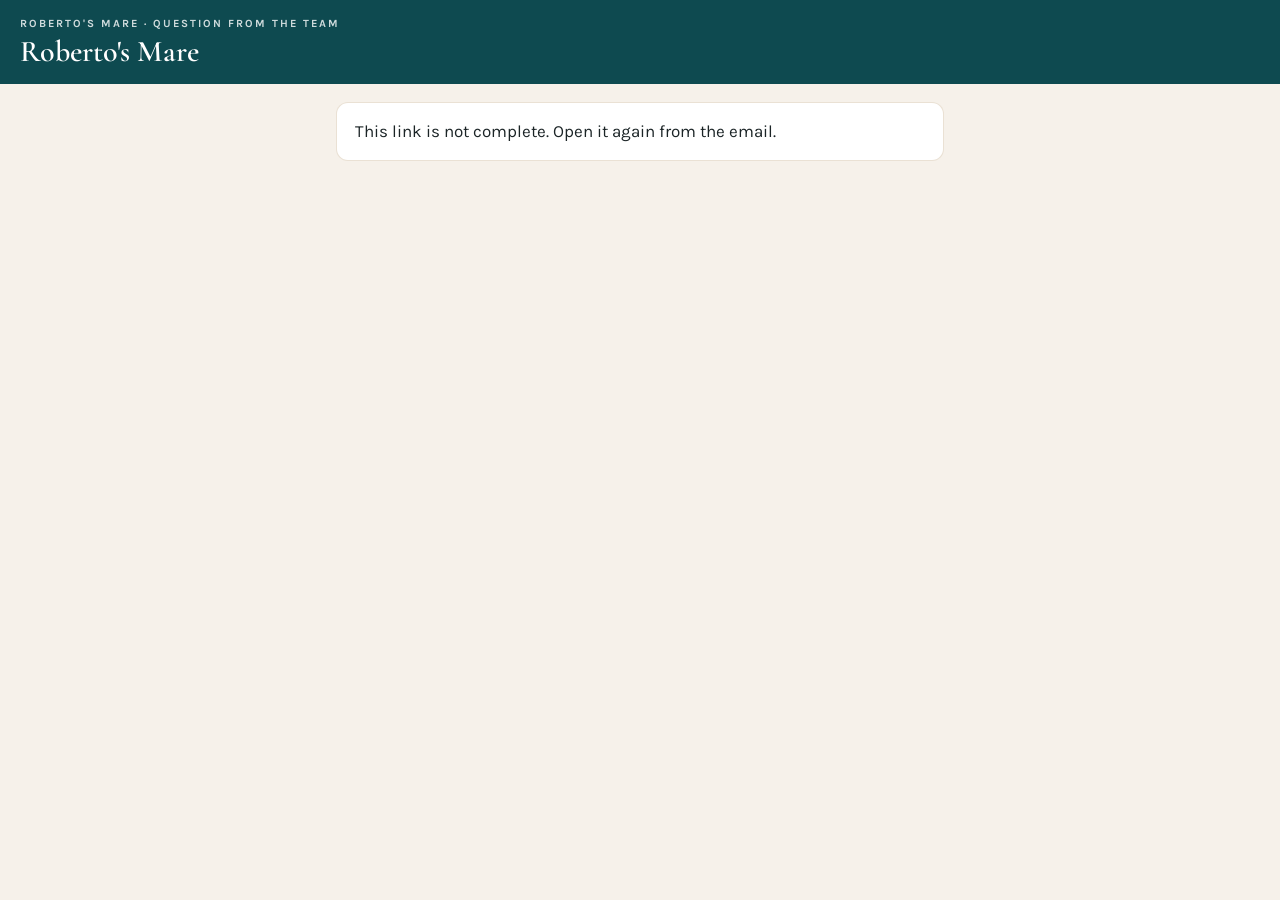
<file: mare-answer.html>
<!doctype html>
<html lang="en">
<head>
<meta charset="utf-8">
<meta name="viewport" content="width=device-width, initial-scale=1, viewport-fit=cover">
<meta name="robots" content="noindex">
<meta name="theme-color" content="#0E4A50">
<title>Roberto's Mare · Answer a question</title>
<link rel="icon" href="mare-logo-teal.svg" type="image/svg+xml">
<link rel="preconnect" href="https://fonts.googleapis.com">
<link href="https://fonts.googleapis.com/css2?family=Cormorant+Garamond:wght@500;600&family=Karla:wght@400;600;700&display=swap" rel="stylesheet">
<!-- Roberto's Mare — the chef answers a team member's recipe question (8 Oct 2026, Andrea Falcone,
     Tell us 2bf15403). Opened from the email that mare-rq-notify sends: ?q=<the thread's 32-hex
     answer token>. No password — the link is the key, like a staff phone link. RPCs: mare_rq_get,
     mare_rq_answer. The answer shows under the question on the recipe card in the team app. -->
<style>
:root{--teal:#0E4A50;--teal-2:#16606A;--tint:#E3ECEB;--cream:#F6F1EA;--line:#E4DBCD;--gold:#A8834B;--ink:#1B2426;--muted:#4B5557;--soft:#EFE8DF;--red:#9B1C1C}
*{box-sizing:border-box}
body{margin:0;background:var(--cream);color:var(--ink);font-family:Karla,Arial,sans-serif;font-size:17px;line-height:1.5}
header{background:var(--teal);color:#fff;padding:16px 20px}
header small{display:block;letter-spacing:2px;font-size:11px;font-weight:700;text-transform:uppercase;opacity:.8}
h1{font-family:'Cormorant Garamond',Georgia,serif;font-weight:600;font-size:30px;margin:2px 0 0;line-height:1.1}
main{max-width:640px;margin:0 auto;padding:18px 16px 40px;display:flex;flex-direction:column;gap:14px}
.card{background:#fff;border:1px solid rgba(168,131,75,.24);border-radius:12px;padding:16px 18px;display:flex;flex-direction:column;gap:10px}
.m{background:var(--soft);border-radius:10px;padding:10px 14px;max-width:88%;align-self:flex-start}
.m.chef{background:var(--tint);align-self:flex-end;border-left:3px solid var(--teal)}
.w{font-size:13px;font-weight:700;color:var(--muted);margin-bottom:2px}
.pre{white-space:pre-wrap}
.muted{color:var(--muted)}
label{display:flex;flex-direction:column;gap:6px;font-size:13px;font-weight:700;letter-spacing:1px;text-transform:uppercase;color:var(--muted)}
textarea,input{font:inherit;color:var(--ink);font-size:17px;padding:12px 14px;border:1px solid #D6CABA;border-radius:8px;background:#fff;width:100%;letter-spacing:0;text-transform:none;font-weight:400}
textarea{min-height:130px}
button{font:inherit;background:var(--teal);color:#fff;border:0;border-radius:8px;padding:13px 24px;font-weight:700;letter-spacing:1.5px;text-transform:uppercase;font-size:13px;align-self:flex-start;min-height:48px;cursor:pointer}
button:disabled{opacity:.55}
.err{color:var(--red);font-weight:700;min-height:1.2em}
.ok{color:var(--teal);font-weight:700}
</style>
</head>
<body>
<header><small>Roberto's Mare · question from the team</small><h1 id="ttl">Loading…</h1></header>
<main id="main"></main>
<script src="mare-common.js?v=20261009g"></script>
<script>
(function () {
  var M = window.Mare, E = M.esc, main = document.getElementById('main');
  var tok = new URLSearchParams(location.search).get('q') || '';
  var LS_NAME = 'mare_answer_name';
  function ls(v) { try { if (v === undefined) return localStorage.getItem(LS_NAME); localStorage.setItem(LS_NAME, v); } catch (e) { return null; } }
  function when(at) { var d = new Date(at); return M.niceDate(M.dateKey(d)) + ' · ' + M.hhmm(d) + ' (Montenegro)'; }
  var KIND = { mare: 'Mare recipe', dubai: 'Dubai recipe card', batch: 'Dubai batch recipe' };
  function fail(t) { document.getElementById('ttl').textContent = 'Roberto\'s Mare'; main.innerHTML = '<div class="card"><p style="margin:0">' + E(t) + '</p></div>'; }
  function paint(th, note) {
    document.getElementById('ttl').textContent = th.recipe_name;
    main.innerHTML = '<p class="muted" style="margin:0">' + E(KIND[th.recipe_kind] || 'Recipe') + ' · asked by ' + E(th.staff_name) + '</p>' +
      '<div class="card" id="th">' + th.msgs.map(function (m) {
        return '<div class="m' + (m.from_chef ? ' chef' : '') + '"><div class="w">' + E(m.author) + ' · ' + E(when(m.at)) + '</div><div class="pre">' + E(m.text) + '</div></div>';
      }).join('') + '</div>' +
      (note ? '<div class="ok">' + E(note) + '</div>' : '') +
      '<div class="card"><label>' + (th.answered ? 'Write again' : 'Your answer') + '<textarea id="a"></textarea></label>' +
      '<label>Your name, as the team sees it<input type="text" id="n" autocomplete="name"></label>' +
      '<div class="err" id="e"></div><button id="s">Send to the team</button>' +
      '<p class="muted" style="margin:0;font-size:14px">It shows under the question on the recipe card, on the tablet and on the team\'s phones. If they write again, you get another email with this same link.</p></div>';
    document.getElementById('n').value = ls() || 'Chef Andrea';
    document.getElementById('s').onclick = function () {
      var a = document.getElementById('a').value.trim(), n = document.getElementById('n').value.trim(), btn = this;
      if (a.length < 2) { document.getElementById('e').textContent = 'Write your answer first.'; return; }
      if (!n) { document.getElementById('e').textContent = 'Write your name.'; return; }
      btn.disabled = true; document.getElementById('e').textContent = '';
      M.rpc('mare_rq_answer', { p_token: tok, p_text: a, p_name: n }).then(function (r) {
        if (r.data && r.data.ok) { ls(n); paint(r.data.thread, 'Sent. The team sees it under the question now.'); return; }
        btn.disabled = false;
        document.getElementById('e').textContent = r.error && r.error.network ? 'No internet. Try again in a moment.' : 'It did not save. Try again.';
      });
    };
  }
  if (!/^[0-9a-f]{32}$/.test(tok)) { fail('This link is not complete. Open it again from the email.'); return; }
  M.rpc('mare_rq_get', { p_token: tok }).then(function (r) {
    if (r.error) { fail(r.error.network ? 'No internet. Try again in a moment.' : 'Something went wrong. Reload the page.'); return; }
    if (!r.data.ok) { fail('This question was not found. Open the newest email about it.'); return; }
    paint(r.data.thread);
  });
})();
</script>
</body>
</html>
</file>
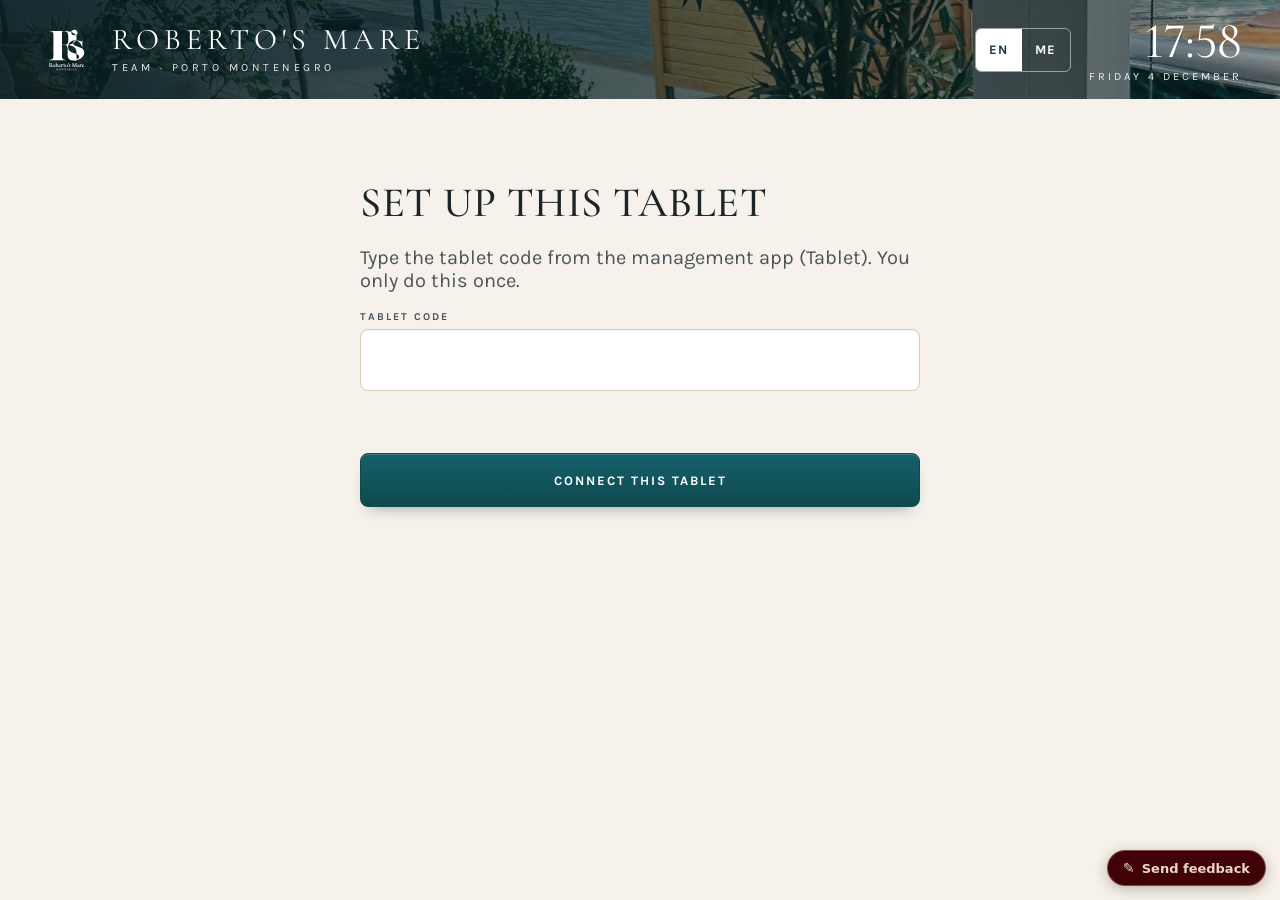
<file: mare-clock.html>
<!doctype html>
<html lang="en">
<head>
<meta charset="utf-8">
<meta name="viewport" content="width=device-width, initial-scale=1, viewport-fit=cover">
<meta name="robots" content="noindex">
<meta name="theme-color" content="#00575F">
<title>Roberto's Mare · Team</title>
<link rel="icon" href="mare-logo-teal.svg" type="image/svg+xml">
<link rel="preconnect" href="https://fonts.googleapis.com">
<link href="https://fonts.googleapis.com/css2?family=Cormorant+Garamond:ital,wght@0,400;0,500;0,600;1,400&family=Karla:wght@400;500;600;700&display=swap" rel="stylesheet">
<!-- Roberto's Mare — the TEAM app. Two ways in:
     1. The TABLET at the staff entrance (paired once with a tablet code from
        the management app): clock in/out with name + 4-digit code + photo, and
        the team modules (briefing, checklists, rota, recipes, breakage, leave,
        speak up). Any action that is someone's asks for their name + code.
     2. A staff PHONE opening its private link (?me=…) + their code: their own
        hours and shifts, and the same modules. Phones never clock in.
     Database: mare_kiosk_* (clock-in), mare_s_* (modules), mare_me (hours).
     Dubai recipe cards are read-only from the Kitchen app. -->
<style>
:root{
  --rail:#0E3B3F; --teal:#0E4A50; --teal-2:#16606A; --tint:#E3ECEB; --tint-2:#EEF3F2; --cream:#F6F1EA; --card:#FFFFFF; --line:#E4DBCD; --line-2:#EFE8DD;
  --gold:#A8834B; --gold-2:#C9A46A; --ink:#1B2426; --muted:#4B5557; --soft:#EFE8DF;
  --red:#8A2E2E; --red-bg:#FBEDEC; --amber:#7A4A12; --amber-bg:#FBF1E2; --blue:#24406E; --blue-bg:#EAF0F8; --green:#285C36; --green-bg:#E8F2EA;
  --lift:inset 0 1px 0 rgba(255,255,255,.95),0 1px 2px rgba(14,59,63,.06),0 10px 22px -10px rgba(14,59,63,.22),0 28px 44px -26px rgba(14,59,63,.30);
}
*{box-sizing:border-box}
html,body{margin:0;min-height:100%}
body{background:var(--cream);color:var(--ink);font-family:Karla,system-ui,sans-serif;-webkit-tap-highlight-color:transparent;overscroll-behavior:none}
body.kiosk{-webkit-user-select:none;user-select:none}
button,input,select,textarea{font-family:inherit;color:inherit;font-size:inherit}
button{cursor:pointer}
.serif,h1,h2,.mod b,.rcard b{font-family:'Cormorant Garamond',Georgia,serif;font-weight:500;font-variant-numeric:lining-nums;font-feature-settings:'lnum' 1}
.app{min-height:100vh;display:flex;flex-direction:column}
header{color:#fff;position:relative;background:var(--rail) url('mare-hero.jpg') center 62%/cover no-repeat;flex-shrink:0}
header::before{content:"";position:absolute;inset:0;background:linear-gradient(90deg,rgba(8,30,33,.92) 0%,rgba(8,30,33,.7) 55%,rgba(8,30,33,.45) 100%)}
.hin{position:relative;display:flex;align-items:center;justify-content:space-between;gap:16px;padding:16px clamp(16px,3vw,40px);padding-top:max(16px,env(safe-area-inset-top))}
.brand{display:flex;align-items:center;gap:16px;min-width:0}
.brand img{width:58px;height:58px;flex-shrink:0}
.brand .t1{font-size:clamp(22px,2.6vw,30px);letter-spacing:5px;line-height:1;font-weight:400}
.brand .t2{font-size:11px;letter-spacing:3.5px;opacity:.9;margin-top:6px;text-transform:uppercase}
.hr{display:flex;align-items:center;gap:18px}
.clock{text-align:right}
.clock .c1{font-family:'Cormorant Garamond',Georgia,serif;font-size:clamp(34px,4vw,50px);font-weight:400;font-variant-numeric:lining-nums;line-height:1}
.clock .c2{font-size:11px;letter-spacing:3px;opacity:.9;margin-top:4px;text-transform:uppercase}
.lang{display:inline-flex;border:1px solid rgba(255,255,255,.5);border-radius:6px;overflow:hidden}
.lang button{background:transparent;border:0;color:#fff;padding:8px 13px;font-weight:700;font-size:13px;letter-spacing:1.5px;min-height:42px}
.lang button.on{background:#fff;color:var(--rail)}
main{flex:1;padding:24px clamp(16px,3vw,40px) 18px;display:flex;flex-direction:column;gap:20px;min-height:0}
h1{margin:0;font-size:clamp(30px,3.4vw,42px);font-weight:400;letter-spacing:.5px;color:var(--ink)}
h2{margin:0;font-size:26px;font-weight:500;color:var(--ink)}
h3{margin:0;font-size:18px}
.sec{display:flex;align-items:center;gap:14px;font-size:11px;letter-spacing:3.5px;font-weight:700;color:var(--muted);text-transform:uppercase}
.sec i{flex:1;height:1px;background:var(--gold)}
/* raised cards */
.card,.mod,.name,.rcard,.day,.chk,.tot div{background:linear-gradient(180deg,#FFFFFF 0%,#FBF7F1 100%);border:1px solid rgba(168,131,75,.24);border-radius:12px;box-shadow:var(--lift);position:relative}
.card{padding:20px 22px}
.card::before,.mod::before{content:"";position:absolute;left:20px;right:20px;top:-1px;height:2px;background:linear-gradient(90deg,rgba(168,131,75,0),var(--gold),rgba(168,131,75,0))}
.mods{display:grid;grid-template-columns:repeat(auto-fill,minmax(140px,1fr));gap:14px}
.mod{padding:16px;display:flex;flex-direction:column;align-items:flex-start;gap:8px;text-align:left;min-height:118px;transition:transform .2s,box-shadow .2s}
.mod:active{transform:translateY(2px);box-shadow:0 2px 6px -2px rgba(14,59,63,.25)}
.mod .ic{color:var(--gold);display:flex}
.mod b{font-size:22px;line-height:1.05}
.mod span.s{font-size:10.5px;letter-spacing:1.5px;font-weight:700;color:var(--teal);margin-top:auto;text-transform:uppercase}
.mod span.s.alert{color:var(--red)}
.groups{display:grid;grid-template-columns:repeat(auto-fit,minmax(260px,1fr));gap:24px;align-items:start}
.group h2{margin:0 0 12px;font-family:Karla,sans-serif;font-size:11px;font-weight:700;letter-spacing:3.5px;color:var(--muted);display:flex;align-items:center;gap:12px}
.group h2::after{content:"";flex:1;height:1px;background:var(--gold)}
.names{display:flex;flex-direction:column;gap:12px}
.name{min-height:68px;padding:12px 18px;display:flex;align-items:center;justify-content:space-between;gap:12px;text-align:left;font-family:'Cormorant Garamond',Georgia,serif;font-size:25px;font-weight:500;transition:transform .15s}
.name:active{transform:translateY(2px)}
.pill{font-family:Karla,sans-serif;font-size:10.5px;font-weight:700;letter-spacing:1.5px;border-radius:4px;padding:4px 9px;white-space:nowrap;border:1px solid currentColor}
.pill.in{background:var(--teal);color:#fff;border-color:var(--teal)} .pill.out{color:var(--muted);background:var(--soft);border-color:rgba(75,85,87,.25)} .pill.new{color:var(--amber);background:var(--amber-bg);border-color:rgba(122,74,18,.35)}
.foot{display:flex;flex-wrap:wrap;align-items:center;gap:10px 18px;font-size:13px;color:var(--muted);padding-bottom:max(4px,env(safe-area-inset-bottom))}
.dot{width:9px;height:9px;border-radius:50%;display:inline-block;background:#2E7D32;margin-right:6px;vertical-align:middle}
.dot.off{background:var(--red)}
.topbar{display:flex;align-items:center;gap:14px;flex-wrap:wrap}
.back{display:flex;align-items:center;gap:8px;background:linear-gradient(180deg,#fff,#FBF7F1);border:1px solid #D6CABA;border-radius:8px;padding:10px 18px;font-size:12px;letter-spacing:1.5px;font-weight:700;text-transform:uppercase;min-height:48px;box-shadow:0 4px 10px -8px rgba(14,59,63,.45)}
.pinwrap{display:flex;flex-wrap:wrap;gap:40px;align-items:flex-start;justify-content:center}
.who{flex:1 1 300px;max-width:460px;display:flex;flex-direction:column;gap:16px}
.who .act{font-size:11px;letter-spacing:3.5px;color:var(--muted);font-weight:700}
.who .nm{font-size:clamp(48px,6vw,72px);line-height:1;color:var(--ink);font-weight:400}
.cam{width:100%;max-width:340px;aspect-ratio:4/3;border-radius:14px;background:#1B2426;overflow:hidden;position:relative;display:flex;align-items:center;justify-content:center;color:#C9D6D7;font-size:15px;text-align:center;padding:12px;box-shadow:var(--lift)}
.cam video{position:absolute;inset:0;width:100%;height:100%;object-fit:cover;transform:scaleX(-1)}
.pad{flex:0 1 420px;display:flex;flex-direction:column;align-items:center;gap:16px}
.pad .lbl{font-size:11px;letter-spacing:3.5px;font-weight:700;text-align:center;color:var(--muted);text-transform:uppercase}
.dots{display:flex;gap:22px;height:28px;align-items:center}
.dots span{width:20px;height:20px;border-radius:50%;border:1.5px solid var(--teal)}
.dots span.on{background:var(--teal)}
.keys{display:grid;grid-template-columns:repeat(3,minmax(0,1fr));gap:14px;width:100%}
.keys button{height:clamp(66px,10vh,88px);border-radius:12px;border:1px solid rgba(168,131,75,.24);background:linear-gradient(180deg,#FFFFFF,#FBF7F1);box-shadow:var(--lift);font-family:'Cormorant Garamond',Georgia,serif;font-size:38px;font-weight:500;transition:transform .1s}
.keys button.small{font-family:Karla,sans-serif;font-size:12px;letter-spacing:1.5px;font-weight:700;text-transform:uppercase}
.keys button:active{transform:translateY(2px);box-shadow:0 2px 4px rgba(14,59,63,.2)}
.msg{min-height:26px;font-size:17px;font-weight:700;text-align:center}
.msg.err{color:var(--red)}
.done{flex:1;display:flex;flex-direction:column;align-items:center;justify-content:center;gap:16px;text-align:center}
.tick{width:130px;height:130px;border-radius:50%;background:radial-gradient(circle at 35% 30%,var(--teal-2),var(--rail));display:flex;align-items:center;justify-content:center;box-shadow:0 20px 40px -18px rgba(14,59,63,.6)}
.tick.warn{background:radial-gradient(circle at 35% 30%,#A5743A,var(--amber))}
.done .nm{font-family:'Cormorant Garamond',Georgia,serif;font-size:clamp(46px,6vw,64px);color:var(--ink);line-height:1;font-weight:400}
.done .l1{font-family:'Cormorant Garamond',Georgia,serif;font-size:clamp(28px,4vw,38px);font-weight:500}
.done .l2{font-size:18px;color:var(--muted);max-width:640px}
.btn{background:linear-gradient(180deg,var(--teal-2),var(--teal));color:#fff;border:1px solid var(--teal);border-radius:8px;padding:14px 26px;font-size:13px;letter-spacing:2px;font-weight:700;text-transform:uppercase;min-height:54px;box-shadow:inset 0 1px 0 rgba(255,255,255,.18),0 8px 16px -10px rgba(14,59,63,.6)}
.btn.ghost{background:linear-gradient(180deg,#fff,#FBF7F1);color:var(--ink);border:1px solid #D6CABA;box-shadow:0 4px 10px -8px rgba(14,59,63,.45)}
.btn:disabled{opacity:.55}
.stack{display:flex;flex-direction:column;gap:14px}
.row{display:flex;flex-wrap:wrap;gap:10px;align-items:center}
.muted{color:var(--muted)} .small{font-size:15px}
.tag{display:inline-block;font-size:10.5px;font-weight:700;letter-spacing:1.5px;text-transform:uppercase;border-radius:4px;padding:4px 9px;border:1px solid currentColor}
.tag.green{color:var(--green);background:var(--green-bg)} .tag.amber{color:var(--amber);background:var(--amber-bg)} .tag.grey{color:var(--muted);background:var(--soft)} .tag.blue{color:var(--blue);background:var(--blue-bg)} .tag.red{color:var(--red);background:var(--red-bg)}
.bf{display:grid;grid-template-columns:repeat(auto-fit,minmax(280px,1fr));gap:16px}
.bf .card h3{font-size:10.5px;letter-spacing:3px;color:var(--muted);text-transform:uppercase;margin-bottom:8px}
.bf .card div{font-family:'Cormorant Garamond',Georgia,serif;font-size:23px;line-height:1.4;white-space:pre-wrap}
.big{font-size:20px}
.chk{width:100%;display:flex;align-items:center;gap:14px;padding:14px 16px;text-align:left;font-size:18px;min-height:64px}
.chk .b{width:30px;height:30px;border-radius:50%;border:1.5px solid #C9BEB1;flex-shrink:0;display:flex;align-items:center;justify-content:center;font-weight:700;background:#fff}
.chk.on .b{background:var(--teal);border-color:var(--teal);color:#fff}
.chk.on{background:linear-gradient(180deg,#F4F8F7,#EEF3F2)}
.tabs{display:flex;gap:22px;flex-wrap:wrap;border-bottom:1px solid var(--line)}
.tabs button{background:none;border:0;border-bottom:2px solid transparent;padding:12px 0 10px;font-size:12px;letter-spacing:2px;font-weight:700;color:var(--muted);text-transform:uppercase;min-height:48px}
.tabs button.on{color:var(--teal);border-bottom-color:var(--gold)}
.rota{width:100%;border-collapse:collapse}
.rota th,.rota td{padding:10px 8px;border-bottom:1px solid var(--line-2);text-align:center;font-size:15px;white-space:nowrap}
.rota th{font-size:10.5px;letter-spacing:1.5px;color:var(--muted)}
.rota td:first-child,.rota th:first-child{text-align:left;font-weight:700}
.rota .me td{background:var(--tint-2)}
.sh{display:inline-block;border-radius:5px;padding:4px 7px;font-weight:700;background:var(--tint);color:var(--teal);font-size:13.5px}
.rota-act{font-size:12px;font-weight:700;margin-top:4px;white-space:nowrap}.rota-act.done{color:var(--green)}.rota-act.live{color:var(--teal)}.rota-act.warn{color:var(--red)}
.sh.off{background:var(--soft);color:var(--muted)} .sh.leave{background:var(--blue-bg);color:var(--blue)} .sh.sick{background:var(--amber-bg);color:var(--amber)}
.boxx{overflow-x:auto;border:1px solid rgba(168,131,75,.24);border-radius:12px;background:linear-gradient(180deg,#FFFFFF,#FBF7F1);box-shadow:var(--lift)}
input[type=text],input[type=number],input[type=date],select,textarea{font-size:18px;padding:12px 14px;border:1px solid #D6CABA;border-radius:8px;background:#fff;min-height:54px;width:100%;-webkit-user-select:text;user-select:text;box-shadow:inset 0 1px 2px rgba(14,59,63,.05)}
textarea{min-height:140px;line-height:1.45}
label.f{display:flex;flex-direction:column;gap:6px;font-weight:700;font-size:10.5px;letter-spacing:2px;color:var(--muted);text-transform:uppercase}
label.f input,label.f select,label.f textarea{color:var(--ink);font-weight:400;letter-spacing:0;text-transform:none}
.grid2{display:grid;grid-template-columns:repeat(auto-fit,minmax(220px,1fr));gap:14px}
.rlist{display:grid;grid-template-columns:repeat(auto-fill,minmax(220px,1fr));gap:12px}
.rcard{padding:16px;text-align:left;min-height:74px}
.rcard b{font-size:23px;line-height:1.1;display:block}
.pre{white-space:pre-wrap;line-height:1.5}
.card .pre.big{font-family:'Cormorant Garamond',Georgia,serif;font-size:22px}
.rq-th{display:flex;flex-direction:column;gap:8px;border-top:1px solid var(--line);padding-top:12px}
.rq-th.on{border-top-color:var(--teal)}
.rq-m{background:var(--soft);border-radius:10px;padding:10px 14px;max-width:88%;align-self:flex-start}
.rq-m.chef{background:var(--tint);align-self:flex-end;border-left:3px solid var(--teal)}
.rq-w{font-size:13px;font-weight:700;color:var(--muted);margin-bottom:2px}
.photo{width:100%;max-height:360px;object-fit:cover;border-radius:12px;box-shadow:var(--lift)}
.idchip{display:inline-flex;align-items:center;gap:8px;background:var(--tint);color:var(--teal);border-radius:6px;padding:8px 14px;font-weight:700;font-size:14px}
.idchip button{background:none;border:0;color:var(--teal);text-decoration:underline;font-weight:600}
.day{padding:14px 18px;display:flex;justify-content:space-between;gap:12px;align-items:center}
.day.today{border-color:var(--gold)}
.note{font-size:13px;color:var(--amber);background:var(--amber-bg);border-radius:6px;padding:5px 9px;margin-top:6px;display:inline-block}
.tot{display:grid;grid-template-columns:repeat(2,minmax(0,1fr));gap:12px}
.tot div{padding:14px 16px;display:flex;flex-direction:column;gap:4px}
.tot span{font-size:10.5px;letter-spacing:2px;color:var(--muted);font-weight:700;text-transform:uppercase}
.tot b{font-family:'Cormorant Garamond',Georgia,serif;font-size:34px;font-weight:400;font-variant-numeric:lining-nums;line-height:1}
.setup{max-width:560px;margin:6vh auto 0;display:flex;flex-direction:column;gap:18px}
.setup input{font-size:30px;letter-spacing:6px;text-transform:uppercase}
/* staff phone: the Concierge layout */
.phone header{background:var(--rail)} .phone header::before{display:none}
.phone main{max-width:640px;width:100%;margin:0 auto;padding-bottom:110px}
.nextshift .k{font-size:10.5px;letter-spacing:3px;font-weight:700;color:var(--muted)}
.nextshift .v{font-family:'Cormorant Garamond',Georgia,serif;font-size:32px;line-height:1.1;margin-top:6px;font-variant-numeric:lining-nums}
.nextshift .s{font-size:14px;color:var(--muted);margin-top:4px}
.bexc{font-family:'Cormorant Garamond',Georgia,serif;font-size:20px;line-height:1.5;margin-top:8px}
.lnk{align-self:flex-start;background:none;border:0;border-bottom:1px solid var(--teal);padding:0;font-size:12px;letter-spacing:1.5px;font-weight:700;color:var(--teal);margin-top:12px;text-transform:uppercase}
.bnav{position:fixed;left:0;right:0;bottom:0;z-index:50;background:rgba(255,255,255,.96);backdrop-filter:blur(6px);border-top:1px solid var(--line);display:grid;grid-template-columns:repeat(4,minmax(0,1fr));padding:8px 6px max(14px,env(safe-area-inset-bottom));box-shadow:0 -10px 24px -16px rgba(14,59,63,.4)}
.bnav button{background:none;border:0;display:flex;flex-direction:column;align-items:center;gap:5px;font-size:10.5px;letter-spacing:1.5px;font-weight:700;color:var(--muted);min-height:48px;text-transform:uppercase}
.bnav button i{width:22px;height:2px;background:transparent}
.bnav button.on{color:var(--teal)} .bnav button.on i{background:var(--gold)}
.bnav{max-width:640px;margin:0 auto}
body.pvphone{background:#E6DED3} body.pvphone main{max-width:430px;background:var(--cream);border-left:1px solid var(--line);border-right:1px solid var(--line);min-height:100vh}
body.pvphone .bnav{max-width:430px}
@media (orientation:portrait){ .pinwrap{gap:16px} .who{gap:10px;align-items:center;text-align:center} .back{align-self:center} .cam{max-width:220px} .keys button{height:72px} main{padding-top:16px} }
@media (max-width:600px){ .brand img{width:40px;height:40px} .brand{flex:1 1 auto} .brand .t1{font-size:17px;letter-spacing:3px;white-space:nowrap;overflow:hidden;text-overflow:ellipsis}
  .brand .t2{display:none} .clock .c2{display:none} .clock .c1{font-size:28px} .hin{gap:8px} .hr{gap:8px;flex-shrink:0}
  .mods{grid-template-columns:repeat(2,minmax(0,1fr))} .mod b{font-size:20px} .lang button{padding:6px 9px;min-height:40px;font-size:12px}
  .name{font-size:22px} .rlist{grid-template-columns:1fr} }

/* voice notes, files, dictation */
.mbox .rec{gap:12px}
.rec-dot{width:12px;height:12px;border-radius:50%;background:#B3261E;animation:recp 1s infinite}
@keyframes recp{50%{opacity:.25}}
.rec-t{font-variant-numeric:tabular-nums;font-size:18px}
.upl{display:inline-flex;align-items:center;cursor:pointer}
.mlist{display:flex;flex-direction:column;gap:10px}
.media{border:1px solid rgba(168,131,75,.24);border-radius:10px;background:#fff;box-shadow:0 6px 14px -10px rgba(14,59,63,.35);position:relative}
.media-open{display:flex;align-items:center;gap:14px;width:100%;background:none;border:0;padding:12px 44px 12px 14px;text-align:left}
.media-open b{display:block;font-family:'Cormorant Garamond',Georgia,serif;font-size:20px;font-weight:500}
.media-ic{width:38px;height:38px;border-radius:50%;flex-shrink:0;display:flex;align-items:center;justify-content:center;color:#fff;font-size:13px;background:radial-gradient(circle at 35% 30%,#16606A,#0E3B3F)}
.media-x{position:absolute;right:8px;top:12px;width:32px;height:32px;border:0;border-radius:6px;background:none;color:#8A2E2E;font-size:15px}
.media-body{padding:0 14px}
.media-body:not(:empty){padding:0 14px 14px}
.dict{align-self:flex-start;margin-top:6px;display:inline-flex;align-items:center;gap:6px;background:none;border:1px solid #D6CABA;border-radius:6px;padding:5px 10px;font-size:11px;letter-spacing:1.5px;font-weight:700;color:#0E4A50;text-transform:uppercase}
.dict.on{background:#FBEDEC;color:#8A2E2E;border-color:rgba(138,46,46,.4)}

/* Dubai cards under Dubai's own sections */
.dsec .sec em{font-style:normal;font-size:11px;letter-spacing:1px;color:var(--muted, #6B7375)}
.dsec{margin-bottom:6px}
.dlines{list-style:none;margin:0;padding:0}.dlines li{padding:7px 0;border-bottom:1px solid var(--line);line-height:1.45}.dlines li:last-child{border-bottom:0}.sublink{all:unset;box-sizing:border-box;cursor:pointer;display:flex;gap:10px;align-items:center;justify-content:space-between;width:100%;min-height:44px;color:var(--teal)}.sublink span{text-decoration:underline;text-decoration-color:var(--gold);text-underline-offset:4px}.sublink em{font-style:normal;font-size:12px;letter-spacing:.06em;text-transform:uppercase;white-space:nowrap;border:1px solid var(--teal);border-radius:999px;padding:3px 9px}.sublink:hover em,.sublink:focus-visible em{background:var(--teal);color:#fff}
.card .dlines{font-family:'Cormorant Garamond',Georgia,serif;font-size:22px}
/* ── Schedule in the Dubai format (9 Oct 2026) ── */
.rw-nav{display:flex;align-items:center;gap:10px;flex-wrap:wrap}
.rw-nav b{font-family:'Cormorant Garamond',Georgia,serif;font-size:22px;font-weight:500}
.rw-nav .btn.sm,.btn.sm{min-height:44px;padding:8px 16px;font-size:18px;letter-spacing:0}
.rw-nav .lnk{margin-top:0}
.dsch th,.dsch td{padding:8px 6px;font-size:13.5px;vertical-align:top}
.dsch th span{font-weight:400;letter-spacing:0;font-size:10.5px}
.dsch th.td,.dsch td.td{background:rgba(201,164,106,.12)}
.dsch td.role{font-size:12px;color:var(--muted);text-align:left;white-space:normal;min-width:64px}
.dsch td:first-child{position:sticky;left:0;background:#FFFDF9;z-index:1}
.dsch tr.team td{background:#FCFAF7;font-size:11px;letter-spacing:2px;font-weight:700;color:var(--muted);text-align:left}
.dsch tr.sum td{font-size:12px;font-weight:700;color:var(--muted)}
.dsch td.ed{cursor:pointer}
.dsch td.ed:hover{background:var(--tint-2)}
.dsch .sh{font-size:12.5px;padding:3px 6px}
.dsch .sh2{font-size:11px;color:var(--teal);font-weight:700;margin-top:3px}
.dsch .add{color:#B9AE9F;font-size:18px;font-weight:700}
.rsheet-bg{position:fixed;inset:0;background:rgba(14,30,32,.45);z-index:90;display:flex;align-items:flex-end;justify-content:center}
.rsheet{background:var(--cream);width:100%;max-width:560px;max-height:92vh;overflow:auto;border-radius:18px 18px 0 0;padding:18px 18px calc(18px + env(safe-area-inset-bottom,0px));display:flex;flex-direction:column;gap:14px;box-shadow:0 -20px 40px -20px rgba(14,59,63,.5)}
.rsheet .tabs{gap:16px}
.rq-hd{font-size:10.5px;letter-spacing:2px;font-weight:700;color:var(--muted);text-transform:uppercase;margin-bottom:6px}
.rq{display:grid;grid-template-columns:repeat(auto-fill,minmax(110px,1fr));gap:8px;margin-bottom:12px}
.rq button{background:#fff;border:1px solid #D6CABA;border-radius:8px;padding:10px 6px;font-weight:700;font-size:15px;color:var(--teal);display:flex;flex-direction:column;align-items:center;gap:2px}
.rq button small{font-size:11px;color:var(--muted)}
.rt{display:grid;grid-template-columns:1fr 1fr;gap:12px}
.rt label{display:flex;flex-direction:column;gap:6px;font-size:10.5px;letter-spacing:2px;font-weight:700;color:var(--muted);text-transform:uppercase}
.hm{display:flex;align-items:center;gap:4px;font-size:18px;color:var(--ink)}
.hm select{min-height:50px;padding:8px 6px;font-size:18px}
/* ── Kitchen closing report (Dubai sections) ── */
.kr-card{background:linear-gradient(180deg,#FFFFFF 0%,#FBF7F1 100%);border:1px solid rgba(168,131,75,.24);border-radius:12px;box-shadow:var(--lift);padding:16px 18px;display:flex;flex-direction:column;gap:10px}
.kr-t{font-family:'Cormorant Garamond',Georgia,serif;font-size:22px;font-weight:600;color:var(--teal)}
.kr-faces{display:flex;gap:8px}
.kr-faces button{flex:1;min-height:52px;font-size:26px;background:#fff;border:1px solid #D6CABA;border-radius:10px;filter:grayscale(.7);opacity:.7}
.kr-faces button.on{filter:none;opacity:1;border-color:var(--gold);box-shadow:0 0 0 2px var(--gold-2)}
.kr-chips{display:flex;flex-wrap:wrap;gap:8px}
.kr-chips button{min-height:44px;padding:8px 14px;border-radius:999px;border:1px solid #D6CABA;background:#fff;font-weight:700;font-size:14px;color:var(--ink)}
.kr-chips button.on{background:var(--teal);border-color:var(--teal);color:#fff}
.kr-empty{color:var(--green);font-weight:700;font-size:15px}
.kr-entry{position:relative;background:#fff;border:1px solid var(--line);border-radius:10px;padding:10px 44px 10px 12px;font-size:15px}
.kr-entry div{margin-top:4px}
.kr-cat{font-size:10.5px;letter-spacing:1.5px;font-weight:700;text-transform:uppercase;color:var(--amber);background:var(--amber-bg);border-radius:4px;padding:3px 7px}
.kr-act{color:var(--muted);font-size:14px}
.kr-del{position:absolute;right:6px;top:6px;width:36px;height:36px;border:0;background:none;font-size:16px;color:var(--muted)}
.kr-add{display:flex;flex-direction:column;gap:10px;border-top:1px solid var(--line);padding-top:12px}
.kr-plus{align-self:flex-start;background:none;border:1px dashed #C9BEB1;border-radius:8px;padding:10px 16px;font-weight:700;color:var(--teal);min-height:44px}
.kr-sent{background:var(--green-bg);color:var(--green);border-radius:10px;padding:10px 14px;font-weight:700;font-size:15px}
.kr-sent.warn{background:var(--amber-bg);color:var(--amber)}
.kr-hist{display:flex;align-items:center;gap:10px;justify-content:space-between;font-size:15px;border-bottom:1px solid var(--line-2);padding:6px 0}
.kr-card textarea{min-height:110px}
/* simple closing report + fixes (9 Oct 2026) */
.rt[hidden],#rtimes[hidden]{display:none}
.kr-q{font-family:'Cormorant Garamond',Georgia,serif;font-size:22px;font-weight:600;color:var(--ink);line-height:1.2}
.kr-opt{font-family:Karla,sans-serif;font-size:13px;font-weight:400;color:var(--muted)}
.kr-yn{display:grid;grid-template-columns:1fr 1fr;gap:10px}
.kr-yn button{min-height:56px;border-radius:10px;border:1px solid #D6CABA;background:#fff;font-size:17px;font-weight:700;color:var(--ink)}
.kr-yn button.on{background:var(--green-bg);border-color:var(--green);color:var(--green)}
.kr-yn button.on.yes{background:var(--amber-bg);border-color:var(--amber);color:var(--amber)}
.kr-duty{display:flex;align-items:center;justify-content:space-between;gap:10px;font-size:16px;flex-wrap:wrap}
.kr-duty .lnk{margin-top:0}
body.phone #fbi-btn{bottom:calc(84px + env(safe-area-inset-bottom,0px)) !important}
.kr-fig{display:grid;grid-template-columns:1fr 1fr;gap:12px}
.kr-fig input{font-size:22px}
.kr-avg{font-size:14px;font-weight:700;color:var(--teal);min-height:18px}
/* Learning (9 Oct 2026) */
.ln-intro{margin:0;font-size:16px;color:var(--muted)}
.ln-p{margin:0;font-size:16px}
.ln-list{display:flex;flex-direction:column;gap:10px}
.ln-topic{display:flex;align-items:center;gap:12px;text-align:left;background:linear-gradient(180deg,#FFFFFF 0%,#FBF7F1 100%);border:1px solid rgba(168,131,75,.24);border-radius:12px;box-shadow:var(--lift);padding:12px 14px;min-height:64px;color:var(--ink)}
.ln-topic b{display:block;font-family:'Cormorant Garamond',Georgia,serif;font-size:20px;font-weight:600;line-height:1.15}
.ln-topic small{display:block;font-size:13px;color:var(--muted);margin-top:2px}
.ln-n{width:30px;height:30px;border-radius:50%;background:var(--tint);color:var(--teal);font-weight:700;display:grid;place-items:center;flex:none}
.ln-go{margin-left:auto;font-size:24px;color:var(--gold)}
.ln-body{white-space:pre-wrap;font-size:17px;line-height:1.55}
.ln-bar{height:6px;background:var(--line-2);border-radius:99px;overflow:hidden}
.ln-bar i{display:block;height:100%;background:var(--teal)}
.ln-qhead{display:flex;justify-content:space-between;gap:10px;font-size:13px;font-weight:700;color:var(--muted);flex-wrap:wrap}
.ln-clock{color:var(--teal)} .ln-clock.low{color:var(--red)}
.ln-choices{display:flex;flex-direction:column;gap:10px}
.ln-choice{text-align:left;min-height:54px;padding:12px 14px;border-radius:10px;border:1px solid #D6CABA;background:#fff;font-size:16px;color:var(--ink)}
.ln-choice.on{background:var(--tint);border-color:var(--teal);box-shadow:0 0 0 2px var(--teal) inset;font-weight:700}
.ln-score{font-family:'Cormorant Garamond',Georgia,serif;font-size:64px;line-height:1}
.ln-score.good,.ln-per .good,.ln-wrong .good{color:var(--green)} .ln-score.bad,.ln-per .bad,.ln-wrong .bad{color:var(--red)}
.ln-per{display:flex;justify-content:space-between;gap:10px;border-bottom:1px solid var(--line-2);padding:6px 0;font-size:15px}
.ln-wrong{border-bottom:1px solid var(--line-2);padding:8px 0;font-size:15px;display:flex;flex-direction:column;gap:2px}
/* Learning formats (9 Oct 2026) */
.ln-hint{font-size:13px;font-weight:700;letter-spacing:1px;text-transform:uppercase;color:var(--gold)}
.ln-multi{display:flex;align-items:center;gap:12px}
.ln-box{width:26px;height:26px;border-radius:6px;border:1.5px solid #C9BEB1;display:grid;place-items:center;flex:none;font-weight:700;background:#fff}
.ln-multi.on .ln-box{background:var(--teal);border-color:var(--teal);color:#fff}
.ln-order{display:flex;flex-direction:column;gap:8px;touch-action:none}
.ln-row{display:flex;align-items:center;gap:12px;background:#fff;border:1px solid #D6CABA;border-radius:10px;padding:12px 14px;min-height:54px;font-size:16px;cursor:grab;user-select:none;-webkit-user-select:none;touch-action:none}
.ln-row.drag{box-shadow:0 10px 24px -8px rgba(14,59,63,.45);border-color:var(--teal);background:var(--tint-2);cursor:grabbing}
.ln-grip{color:var(--gold);font-size:20px}
.ln-pos{width:24px;height:24px;border-radius:50%;background:var(--tint);color:var(--teal);font-weight:700;font-size:13px;display:grid;place-items:center;flex:none}
.ln-match{display:flex;flex-direction:column;gap:12px}
.ln-pair{display:flex;flex-direction:column;gap:6px;font-weight:700;font-size:15px}
.ln-pair select{font-weight:400}
.ln-shots{display:flex;gap:6px;flex-wrap:wrap}
.ln-shots img{width:72px;height:72px;object-fit:cover;border-radius:8px;border:1px solid var(--line)}
.ln-choice.pic{display:flex;flex-direction:column;align-items:flex-start;gap:8px}
</style>
</head>
<body>
<div class="app">
  <header><div class="hin">
    <div class="brand"><img src="mare-logo-white.svg" alt="Roberto's Mare"><div><div class="t1 serif" id="ttl">ROBERTO'S MARE</div><div class="t2" id="ttl2"></div></div></div>
    <div class="hr"><span id="lng"></span><div class="clock"><div class="c1" id="clk">--:--</div><div class="c2" id="clkd"></div></div></div>
  </div></header>
  <main id="main"></main>
</div>
<canvas id="snap" width="240" height="180" style="display:none"></canvas>
<script src="mare-i18n.js?v=202611091711"></script>
<script src="mare-common.js?v=20261009g"></script>
<script src="mare-media.js?v=20261008d"></script>
<script src="mare-update.js?v=20261106u"></script>
<script src="mare-team.js?v=20261106w"></script>
<!-- "Tell us" — same button and inbox as the Kitchen and FOH apps. -->
<script>
window.FB_INBOX = {
  app: 'mare',
  above: '.bnav',
  screen: function () { return window.__mareScreen ? window.__mareScreen() : 'Mare tablet'; }
};
</script>
<script src="feedback-button.js?v=20261008d"></script>
</body>
</html>
</file>
<file: client-brand.css>
/* ── Roberto's — guest-facing brand tokens ───────────────────────────────
   THE ONE PLACE the guest pages get their colour and lettering from.

   Before this file, client-agreement / client-event / client-menus /
   client-setmenu each carried their own <style> block with its own literals:
   21 distinct colours between them, including FOUR near-identical page
   grounds (#F3EBDF, #F3E9DA, #F3E7D8, #EFE4D4) and THREE greens. A guest
   who opened two links saw two slightly different restaurants.

   Values are the SOP standard — the same wine, cream and lettering used on
   the printed menus and the document library, chosen by Francesco 30 Jul
   2026 so the page on a guest's phone matches what they are handed at the
   table.

   The webfonts are a progressive enhancement: Georgia and Arial are the
   fallbacks, so a guest on a poor connection gets a plain but correct page
   rather than a blank one. */

@import url('https://fonts.googleapis.com/css2?family=Forum&family=Outfit:wght@300;400;500;600&display=swap');

:root{
  /* Brand core */
  --vino:      #450207;   /* Vino Amarena — mastheads, headings, prices */
  --sabbia:    #E8D9C7;   /* Cream — panels, totals, row tints */
  --arancio:   #FA4700;   /* The logo's apostrophe. Sparingly, never as a fill */

  /* Grounds and surfaces */
  --page:      #F3EBDF;   /* the single page ground */
  --paper:     #FBF7F1;   /* cards sitting on the ground */

  /* Rules */
  --line:      #D8C4AC;   /* input borders, visible hairlines */
  --line-soft: #E3D5C2;   /* dividers between rows */

  /* Ink */
  --ink:       #3A332C;   /* body copy */
  --ink-mid:   #6B4A33;   /* secondary copy */
  --ink-soft:  #8A6A4F;   /* dish descriptions */
  --ink-faint: #9A7D68;   /* captions, subtitles, meta */

  /* Signals — semantic only, never decoration */
  --ok:        #2E6B34;
  --ok-bg:     #E7F0E4;
  --olive:     #8A9A5B;
  --gold:      #C9A84C;
  --warn:      #B99C03;
  --err:       #B00020;

  /* Lettering */
  --font-display: 'Forum', Georgia, serif;
  --font-body:    'Outfit', Arial, sans-serif;
}
</file>
